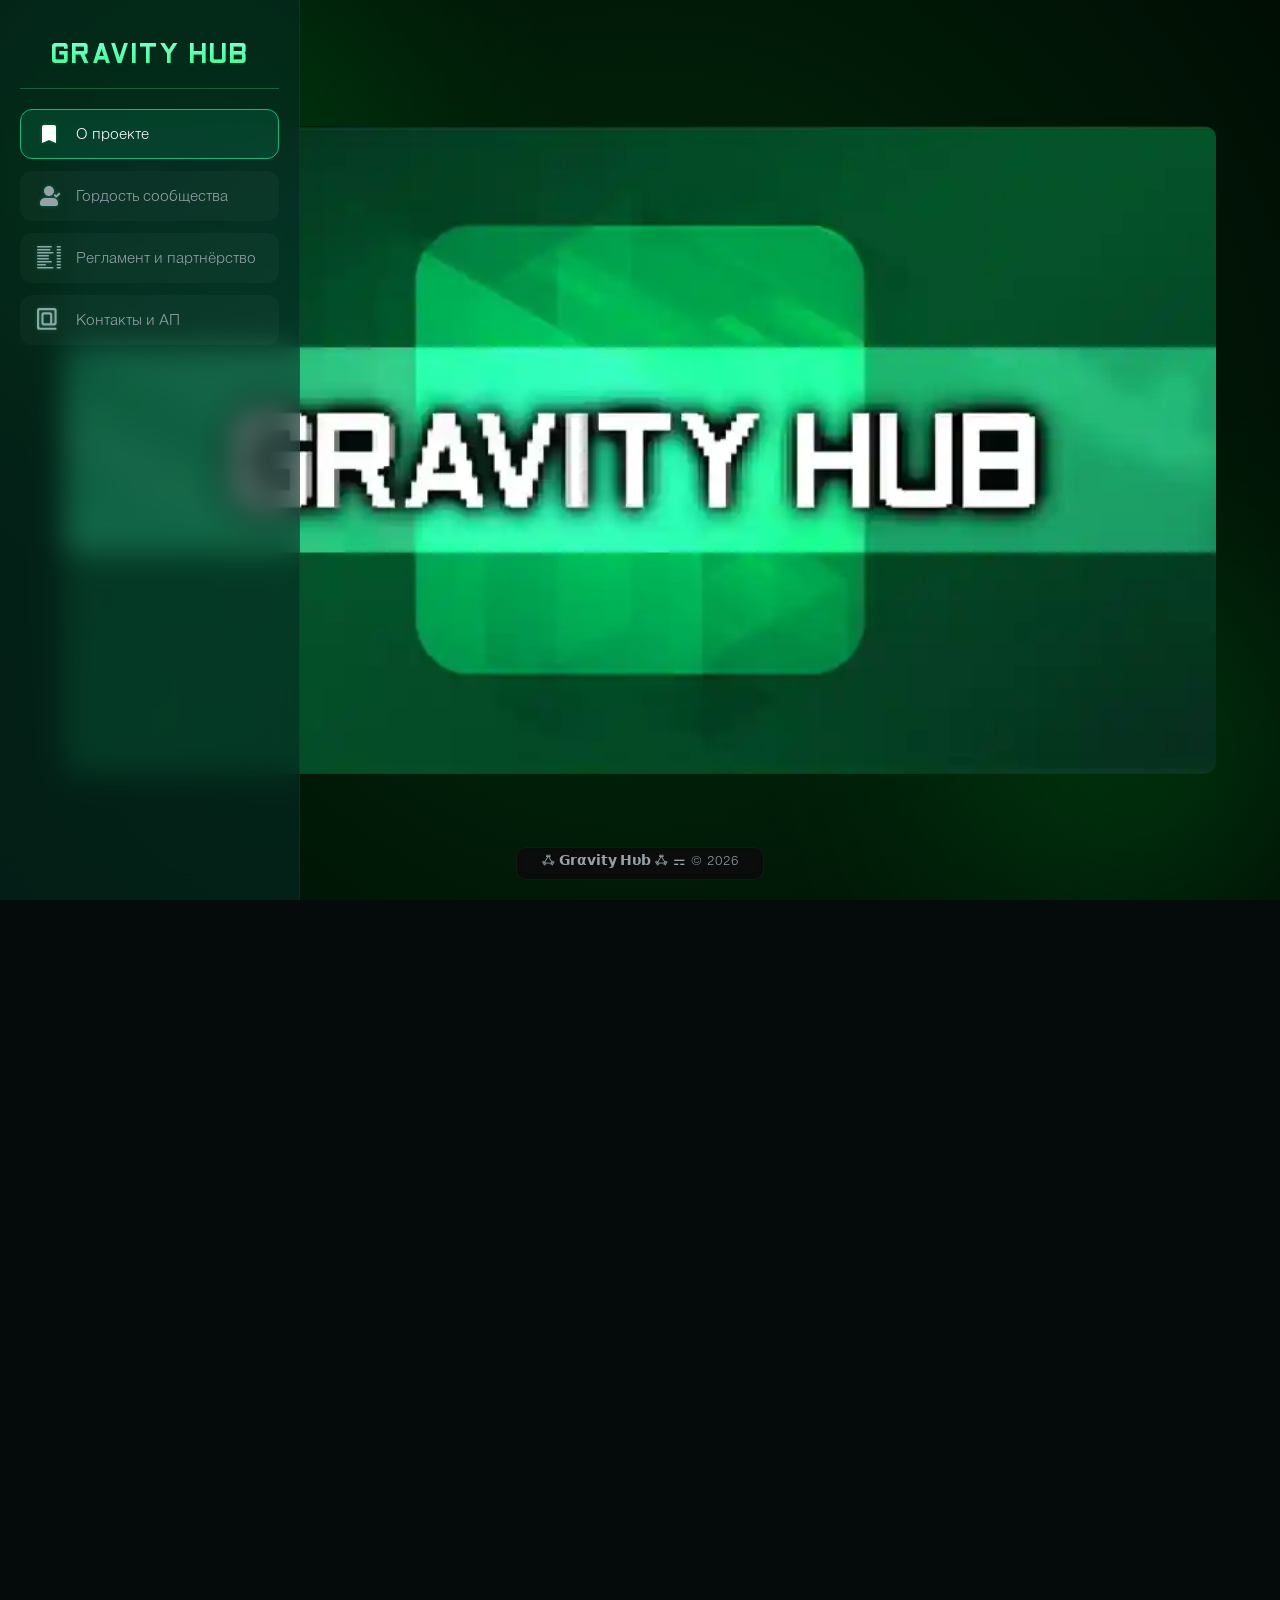
<file: index.html>
<!DOCTYPE html>
<html lang="ru">
<head>
	<meta charset="UTF-8">
	<link rel="shortcut icon" type="image/png" href="assets/media/general/favicon.png" />
	<link rel="stylesheet" href="globalAsset.css">
	<meta name='color-scheme' content='only light'>
	<meta name="viewport" content="width=device-width, initial-scale=1.0">
	<title>Gravity Hub — О проекте</title>
	
	<style>
	article:not(:last-child) /* Сам не помню,
	где я выставлял отступ после абзаца, пускай будет
	так. Потом перепишу в globalAsset.css, мб */ {
		margin-bottom: 10px;
	}
	.oldLoader::after {
		content: "";
		position: absolute;
		inset: 0;
		background: #1FE942;
		opacity: 0.2;
		mix-blend-mode: soft-light;
		mask: url("assets/media/general/boot.png") center/cover no-repeat;
	}
	.background-canvas::after {
		content: "";
		position: absolute;
		inset: 0;
		background: #00F33F;
		opacity: 0;
		transition: opacity 1s ease-out;
		mix-blend-mode: color;
	}
	.background-canvas.patched::after {
		opacity: 1;
	}
		/* Черт-и-что ниже и в JS представляет собой
		костыльную, недостойную внимания и в то же
		время единственную подходящую механику
		анимирования заглавной страницы форума.
		Дай Балтин, у нас появится кто поопытнее меня в CSS & JS*/
		.afterIntro {
			opacity: 0;
			transition: opacity 1s ease;
			transform: translateZ(0);
			display: flex;
			flex-direction: column;
			align-items: center;
		}
		.afterIntro.shown {
			opacity: 1; /* да нуу нааафиг */
		}
		.project-card.fixed /* тот же самый, но фиксированный */ {
			position: fixed;
			top: 50%;
			left: 50%;
			width: 90vw;
			transform: translate(-50%, -50%);
			z-index: 2;
		}
		.project-card {
			display: flex;
			width: 90vw;
			border-radius: var(--border-radius);
			overflow: hidden;
			z-index: 2;
			margin-bottom: 10%;
		}
		.project-card img {
			display: block;
			width: 100%;
			height: auto;
		}
		.project-card.ongoing {
			transition: transform 1.4s cubic-bezier(0.22, 0.61, 0.36, 1);
		}
		.project-card.f {
			position: relative;
			top: auto;
			left: auto;
			transform: none;
		}
		
		.project-title {
			width: 60vw;
			align-self: center;
			margin: 0 auto;
		}
		.project-title img {
			width: 100%;
			height: 100%;
		}
		
		h4 {
			position: relative;
			top: 2px;
			height: 0;
			display: inline;
			font-family: Gratis;
			font-weight: 5;
			letter-spacing: 1.5px;
			background-image: linear-gradient(to bottom, #7DFFCD, #38FF96);
			color: transparent;
			background-clip: text;
			-webkit-background-clip: text;
		}
		figure {
			filter: drop-shadow(0 4px 15px #00000099);
			margin: 10px 0;
			width: 80vw;
			height: auto;
			display: flex;
			flex-direction: column;
			align-items: center;
		}
		figure img {
			border-radius: var(--border-radius);
			width: 100%;
			height: 100%;
		}
		figcaption {
			font-size: 14px;
			font-family: CCUltimatum;
			text-align: center;
			padding: 3px 0 5px 0;
			background: #EEFFEE11;
			width: 95%;
			border-radius: 0 0 5px 5px;
			opacity: 0.8;
			mix-blend-mode: screen;
		}
		.others {
			margin-top: 5px;
			margin-bottom: 5px;
			position: relative;
			display: block;
			background: linear-gradient(to right, #B6FFE055 2px, transparent 3px);
		}
		.others li {
			list-style-type: none;
			margin-left: 20px;
			text-indent: 20px;
			margin-bottom: 10px;
		}
		.unavailable {
			font-style: italic;
			font-weight: 300;
			opacity: 0.6;
		}
		.content-card.patch {
			display: flex;
			flex-flow: column wrap;
			align-items: left;
		}
		.subbanner {
			margin: 2px 0;
			align-self: center;
			display: block;
			width: 80%;
			height: auto;
		}
		.subbanner img {
			width: 100%;
			height: auto;
		}
	</style>
</head>
<body>
	<!-- Фон -->
	<div class="background-canvas patched">
		<div class="bg-shape shape-1 patched"></div>
		<div class="bg-shape shape-2 patched"></div>
		<div class="bg-shape shape-3 patched"></div>
	</div>
	<button class="menu-toggle" onclick="toggleMenu()" aria-label="Открыть меню">
		<svg viewBox="0 0 24 24"><path d="M3 18h18v-2H3v2zm0-5h18v-2H3v2zm0-7v2h18V6H3z"/></svg>
	</button>
	<div class="oldLoader">&nbsp;</div>  <!--загрузсие-->

	<div class="wrapper">
		<!-- вм -->
		<aside class="sidebar" id="sidebar">
			<div class="sidebar-header">
				<h2>GRAVITY HUB</h2>
			</div>
			<nav>
				<ul class="nav-list">
					<li class="nav-item">
						<a href="#" class="nav-link active">
							<span class="nav-icon">
								<svg viewBox="0 0 24 24" fill="currentColor"><path d="M17 3H7c-1.1 0-1.99.9-1.99 2L5 21l7-3 7 3V5c0-1.1-.9-2-2-2z"/></svg>
							</span>
							<span class="title">О проекте</span>
						</a>
					</li>
					<li class="nav-item">
						<a href="people.html" class="nav-link">
							<span class="nav-icon">
								<svg width="800px" height="800px" viewBox="0 0 24 24"><g id="GravityHub-1" stroke="none" stroke-width="1" fill="none" fill-rule="evenodd"><g id="User" transform="translate(-384, -48)" fill-rule="nonzero"><g id="verifZ" transform="translate(384, 48)"><path d="M24,0 L24,24 L0,24 L0,0 L24,0 Z M12.5934901,23.257841 L12.5819402,23.2595131 L12.5108777,23.2950439 L12.4918791,23.2987469 L12.4918791,23.2987469 L12.4767152,23.2950439 L12.4056548,23.2595131 C12.3958229,23.2563662 12.3870493,23.2590235 12.3821421,23.2649074 L12.3780323,23.275831 L12.360941,23.7031097 L12.3658947,23.7234994 L12.3769048,23.7357139 L12.4804777,23.8096931 L12.4953491,23.8136134 L12.4953491,23.8136134 L12.5071152,23.8096931 L12.6106902,23.7357139 L12.6232938,23.7196733 L12.6232938,23.7196733 L12.6266527,23.7031097 L12.609561,23.275831 C12.6075724,23.2657013 12.6010112,23.2592993 12.5934901,23.257841 L12.5934901,23.257841 Z M12.8583906,23.1452862 L12.8445485,23.1473072 L12.6598443,23.2396597 L12.6498822,23.2499052 L12.6498822,23.2499052 L12.6471943,23.2611114 L12.6650943,23.6906389 L12.6699349,23.7034178 L12.6699349,23.7034178 L12.678386,23.7104931 L12.8793402,23.8032389 C12.8914285,23.8068999 12.9022333,23.8029875 12.9078286,23.7952264 L12.9118235,23.7811639 L12.8776777,23.1665331 C12.8752882,23.1545897 12.8674102,23.1470016 12.8583906,23.1452862 L12.8583906,23.1452862 Z M12.1430473,23.1473072 C12.1332178,23.1423925 12.1221763,23.1452606 12.1156365,23.1525954 L12.1099173,23.1665331 L12.0757714,23.7811639 C12.0751323,23.7926639 12.0828099,23.8018602 12.0926481,23.8045676 L12.108256,23.8032389 L12.3092106,23.7104931 L12.3186497,23.7024347 L12.3186497,23.7024347 L12.3225043,23.6906389 L12.340401,23.2611114 L12.337245,23.2485176 L12.337245,23.2485176 L12.3277531,23.2396597 L12.1430473,23.1473072 Z" id="MingCute" fill-rule="nonzero"></path><path d="M16,14 C18.7614,14 21,16.2386 21,19 L21,20 C21,21.1046 20.1046,22 19,22 L5,22 C3.89543,22 3,21.1046 3,20 L3,19 C3,16.2386 5.23858,14 8,14 L16,14 Z M21.4141,9.08134 C21.8047,8.69082 22.4378,8.69082 22.8284,9.08134 C23.1888615,9.44182923 23.2165893,10.0090309 22.9115834,10.4013771 L22.8284,10.4956 L19.9999,13.324 C19.6394385,13.6844615 19.0721793,13.7121893 18.6799027,13.4071834 L18.5857,13.324 L17.1715,11.9098 C16.781,11.5192 16.781,10.8861 17.1715,10.4956 C17.5319615,10.1350462 18.0992207,10.1073112 18.4914973,10.4123953 L18.5857,10.4956 L19.2928,11.2027 L21.4141,9.08134 Z M12,2 C14.7614,2 17,4.23858 17,7 C17,9.76142 14.7614,12 12,12 C9.23858,12 7,9.76142 7,7 C7,4.23858 9.23858,2 12,2 Z" id="GravityHub-2" fill="currentColor"></path></g></g></g></svg>							</span>
							<span class="title">Гордость сообщества</span>
						</a>
					</li>
					<li class="nav-item">
						<a href="rulestate.html" class="nav-link">
							<span class="nav-icon">
								<svg width="16" height="16" viewBox="0 0 16 16"><path fill="currentColor" fill-rule="evenodd" d="M0 .5A.5.5 0 0 1 .5 0h9a.5.5 0 0 1 0 1h-9A.5.5 0 0 1 0 .5m13 0a.5.5 0 0 1 .5-.5h2a.5.5 0 0 1 0 1h-2a.5.5 0 0 1-.5-.5m-13 2A.5.5 0 0 1 .5 2h8a.5.5 0 0 1 0 1h-8a.5.5 0 0 1-.5-.5m13 0a.5.5 0 0 1 .5-.5h2a.5.5 0 0 1 0 1h-2a.5.5 0 0 1-.5-.5m-13 2A.5.5 0 0 1 .5 4h10a.5.5 0 0 1 0 1H.5a.5.5 0 0 1-.5-.5m13 0a.5.5 0 0 1 .5-.5h2a.5.5 0 0 1 0 1h-2a.5.5 0 0 1-.5-.5m-13 2A.5.5 0 0 1 .5 6h7a.5.5 0 0 1 0 1h-7a.5.5 0 0 1-.5-.5m13 0a.5.5 0 0 1 .5-.5h2a.5.5 0 0 1 0 1h-2a.5.5 0 0 1-.5-.5m-13 2A.5.5 0 0 1 .5 8h7a.5.5 0 0 1 0 1h-7a.5.5 0 0 1-.5-.5m13 0a.5.5 0 0 1 .5-.5h2a.5.5 0 0 1 0 1h-2a.5.5 0 0 1-.5-.5m-13 2a.5.5 0 0 1 .5-.5h9a.5.5 0 0 1 0 1h-9a.5.5 0 0 1-.5-.5m13 0a.5.5 0 0 1 .5-.5h2a.5.5 0 0 1 0 1h-2a.5.5 0 0 1-.5-.5m-13 2a.5.5 0 0 1 .5-.5h5a.5.5 0 0 1 0 1h-5a.5.5 0 0 1-.5-.5m13 0a.5.5 0 0 1 .5-.5h2a.5.5 0 0 1 0 1h-2a.5.5 0 0 1-.5-.5m-13 2a.5.5 0 0 1 .5-.5h10a.5.5 0 0 1 0 1H.5a.5.5 0 0 1-.5-.5m13 0a.5.5 0 0 1 .5-.5h2a.5.5 0 0 1 0 1h-2a.5.5 0 0 1-.5-.5"/></svg>
							</span>
							<span class="title">Регламент и партнёрство</span>
						</a>
					</li>
					<li class="nav-item">
						<a href="info.html" class="nav-link">
							<span class="nav-icon">
								<svg width="16px" height="16px" viewBox="0 0 22 22"><g id="Page-1" stroke="none" stroke-width="1" fill="none" fill-rule="evenodd"><g id="Dribbble-Light-Preview" transform="translate(-141, -8079)" fill="currentColor"><g id="icons" transform="translate(56, 160)"><path d="M97,7933 L92,7933 C91.448,7933 91,7932.552 91,7932 L91,7926 C91,7925.448 91.448,7925 92,7925 L96,7925 C96.552,7925 97,7925.448 97,7926 L97,7933 Z M97,7923 L91,7923 C89.896,7923 89,7923.895 89,7925 L89,7933 C89,7934.105 89.896,7935 91,7935 L101,7935 C102.104,7935 103,7934.105 103,7933 L103,7921 C103,7919.895 102.104,7919 101,7919 L87,7919 C85.896,7919 85,7919.895 85,7921 L85,7937 C85,7938.105 85.896,7939 87,7939 L102,7939 C102.552,7939 103,7938.552 103,7938 C103,7937.448 102.552,7937 102,7937 L88,7937 C87.448,7937 87,7936.552 87,7936 L87,7922 C87,7921.448 87.448,7921 88,7921 L100,7921 C100.552,7921 101,7921.448 101,7922 L101,7932 C101,7932.552 100.552,7933 100,7933 L99,7933 L99,7925 C99,7923.895 98.104,7923 97,7923 L97,7923 Z" id="at_sign"></path></g></g></g></svg>
							</span>
							<span class="title">Контакты и АП</span>
						</a>
					</li>
				</ul>
			</nav>
		</aside>

	<div class="loadPatch">
	<div class="overlay" id="overlay" onclick="toggleMenu()"></div>
		<!--КОНТЕНТ -->
		<main class="main-content">
			<div class="afterIntro">
				<div class="project-title"><img src="assets/media/general/title.png" alt="GRAVITY HUB"></div>
			</div>
			<div class="project-card"><img src="assets/media/animated/banner.webp"></div>
			<div class="afterIntro">
				<div class="content-card">
					<article>
						<p><h4>GRAVITY HUB</h4> — дружное исследовательское сообщество, открывающее вид на горизонт колоритного геймдева области <b>мобильных физических песочниц</b>.</p>
					</article>
					<article>
						<p>Жанр, проекты на основе которого существуют в <b>гораздо большем</b> количестве, чем можно найти при сёрфинге на скромных платформах вроде Google Play, считается <b>универсальным</b> и <b>оригинальным</b>. Например, во всем известном<span class="inline wide"><span class="wrap"><img src="assets/media/inline/special/logo-hypper.png" alt="Hypper"></span></span>изначально сочетаются созидание, перестрелки и гонки, однако образ игры <b>полностью</b> зависит от игрока: по его желанию в понятие <i>«песочница»</i> получится <b>дополнительно уместить</b> головоломку, стратегию, ролевую игру или любой другой вид развлечения.</p>
						<p>Отсюда можно установить, что жанр песочниц сочетает в себе свойства почти всех остальных, при этом оставаясь <b>независимым и оригинальным</b>. В то же время стиль одних таких проектов бывает весьма <b>схожим</b> с видом и функционалом других <i>(ведь именно <b>игроки TUB</b> назвали упомянутый Hypper <b>продолжением</b> запылившейся со временем песочницы!)</i>. Исследование взаимно подобных песочниц подтолкнуло любительское сообщество к <b>масштабным поискам</b> и анализу <b>ранее не известных многим</b> проектов творческого жанра, и именно этот общий интерес позволил ꗈ 𝗚𝗿𝝰𝘃𝗶𝘁𝘆 𝗛𝞄𝗯 ꗈ обрести заслуженный статус <b>крупного исслледовательского форума</b>.</p>
					</article>
				</div>
				<figure>
					<img src="assets/media/special/achievement-2.jpg">
					<figcaption>CHax 2 — одна из первых. Найдена в зарубежном сегменте геймдева и изученная сообществом</figcaption>
				</figure>
				<div class="content-card">
					<article>
						<p>ꗈ 𝗚𝗿𝝰𝘃𝗶𝘁𝘆 𝗛𝞄𝗯 ꗈ не просто так назван «форумом», а не каким-нибудь «специализированным ресурсом». Впоследствии <b>активной коммуникации</b> с игроками и разработчиками самых разных проектов и сообществ, у нашего <b>форума</b> появилось гораздо больше целей, престижно достигаемых <b><i>Детективами</i></b>, коими называют <b>каждого</b> активного члена нашего уютного сообщества.</p>
					</article>
					<h3>Наши задачи:</h3>
					<ul class="others">
						<li><span class="inline"><img src="assets/media/inline/list-C-2.png"></span> <b>Находить</b> песочницы, имена которых редко упоминались на каких-либо платформах.</li>
						<li><span class="inline"><img src="assets/media/inline/list-C-4.png"></span> <b>Изучать</b> уникальные особенности и нюансы существующих проектов этого жанра.</li>
						<li><span class="inline"><img src="assets/media/inline/list-C-3.png"></span> <b>Расследовать</b> связи между песочницами и познавать их корни.</li>
						<li><span class="inline"><img src="assets/media/inline/list-C-1.png"></span> <b>Узнавать</b> интересные факты о карьерах разработчиков физических песочниц, их личностях и занимательном прошлом.</li>
					</ul>
				</div>
					<figure>
						<img src="assets/media/special/achievement-1.png">
						<figcaption>А это — Hypper Sandbox диковинной и отныне полностью рабочей версии 0.0.3</figcaption>
					</figure>
				<div class="content-card patch">
					<article>
						<p>В то же время состав ꗈ 𝗚𝗿𝝰𝘃𝗶𝘁𝘆 𝗛𝞄𝗯 ꗈ служит Детективам <b>по-родному уютным</b> коллективом. Помимо того, что на самом форуме со временем образовалась неповторимая атмосфера, Детективы делятся опытом и разделяют уют <b>с другими сообществами</b>.</p>
						<p>Именно благодаря дружеской коммуникации с самыми разными творческими комьюнити ꗈ 𝗚𝗿𝝰𝘃𝗶𝘁𝘆 𝗛𝞄𝗯 ꗈ удовлетворяет интересы практически каждого участника. Здесь — разработчики, художники, механики разных песочниц и просто замечательные собеседники, чем и гордится как стафф проекта, так и любой другой активный участник.</p>
					</article>
					<div class="subbanner"><img src="assets/media/special/divider-1.png"></div>
				</div>
				<figure>
					<img src="assets/media/special/achievement-3.jpg">
					<figcaption>Рендер и сама работа: ASP-7760 // Постобработка: WindStorm</figcaption>
				</figure>
				<div class="content-card">
					<article>
						<h3>Наши проекты:</h3>
						<ul class="others">
							<li><span class="unavailable">Здесь нам хорошо пригодился бы опытный пацак с мастерским владением анимацией ссылок! Только КЦ у нас нет, но жёлтые штаны в «Гордости сообщества» — обеспечим...</span></li>
						</ul>
					</article>
				</div>
			</div>
		</main>
	</div>
	</div> <!-- отбраковщик -->
	<!-- сноска -->
	<div class="project-footer">
		<span class="nospace">ꗈ 𝗚𝗿𝝰𝘃𝗶𝘁𝘆 𝗛𝞄𝗯 ꗈ</span> ⚎ © 2026
	</div>

	<script>
		// inner

		// Менюш
		const sidebar = document.getElementById('sidebar');
		const overlay = document.getElementById('overlay');

		function toggleMenu() {
			const isOpen = sidebar.classList.contains('open');
			if (!isOpen) {
				sidebar.classList.add('open');
				document.body.classList.add('menu-open');
				overlay.classList.add('active');
				sidebar.classList.add('animating');
			} else {
				sidebar.classList.remove('open');
				document.body.classList.remove('menu-open');
				overlay.classList.remove('active');
			}
		}

		const navLinks = document.querySelectorAll('.nav-link');
		navLinks.forEach(link => {
			link.style.cursor = 'pointer';
			link.addEventListener('click', (e) => {
				if (link.getAttribute('href') === '#') {
					e.preventDefault(); // gundone
				}

				if (window.innerWidth <= 1024) {
					toggleMenu();
				}
			});
		});
		
		sidebar.addEventListener('animationend', (e) => {
			if (e.animationName === 'scan') {
				sidebar.classList.remove('animating');
			}
		});

		// фича под esc, это мне уже нейросеть подарила
		document.addEventListener('keydown', (e) => {
			if (e.key === 'Escape' && sidebar.classList.contains('open')) {
				toggleMenu();
		}});
		
		// Ибо нету ничерта:
		// function fontsize() {
		// 	let parent = document.querySelector('.main-content');
		// 	let text = document.querySelector('.main-content h1');
		//	let w = parent.offsetWidth;
  		//	text.style.fontSize = w/8 + "px";
		// }
		
		// window.onload = fontsize;
		// window.onresize = fontsize;
		window.addEventListener('load', function () {
			setTimeout(() => {
				document.querySelector('.loadPatch').classList.add('done');
				const bashka = document.querySelector('.oldLoader');
				bashka.classList.add('done');
				// Этот черт перехватывает href
				setTimeout(()=>bashka.remove(),1000);

				// ! external-ға релатед
				const toWorkWith = document.querySelector(".project-card");
				toWorkWith.classList.add("fixed");
				callTheIntroducer();
			}, 1000);
		});
		
		// external
		function moveBanner(banner, content) {
			const fixedpos = banner.getBoundingClientRect();
			
			banner.classList.remove("fixed");
			banner.classList.add("f");
			const relpos = banner.getBoundingClientRect();
			
			const dx = fixedpos.left - relpos.left;
			const dy = fixedpos.top - relpos.top;
			
			banner.style.transform = `translate(${dx}px, ${dy}px)`;
			banner.offsetHeight;
			banner.classList.add("ongoing");
			
			requestAnimationFrame(() => {
				banner.style.transform = "translate(0, 0)";
				content.forEach(contItem => {
					contItem.classList.add("shown");
				});
			});
			
			banner.addEventListener("transitionend", () => {
				banner.style.transform = "";
				banner.classList.remove("ongoing");
				
				document.body.style.overflow = "";
			}, {once: true});
		}
		function callTheIntroducer() {
			const toWorkWith2 = document.querySelector(".project-card");
			const introContent = document.querySelectorAll(".afterIntro");
			const deb = 4400
			//const deb = 0
			
			document.body.style.overflow = "hidden";
			setTimeout(() => {
				moveBanner(toWorkWith2, introContent);
			}, deb); // длительность визуала
			setTimeout(() => {
				document.querySelector(".background-canvas").classList.remove("patched");
			}, 6100);
		}
	</script>
</body>
</html>
</file>
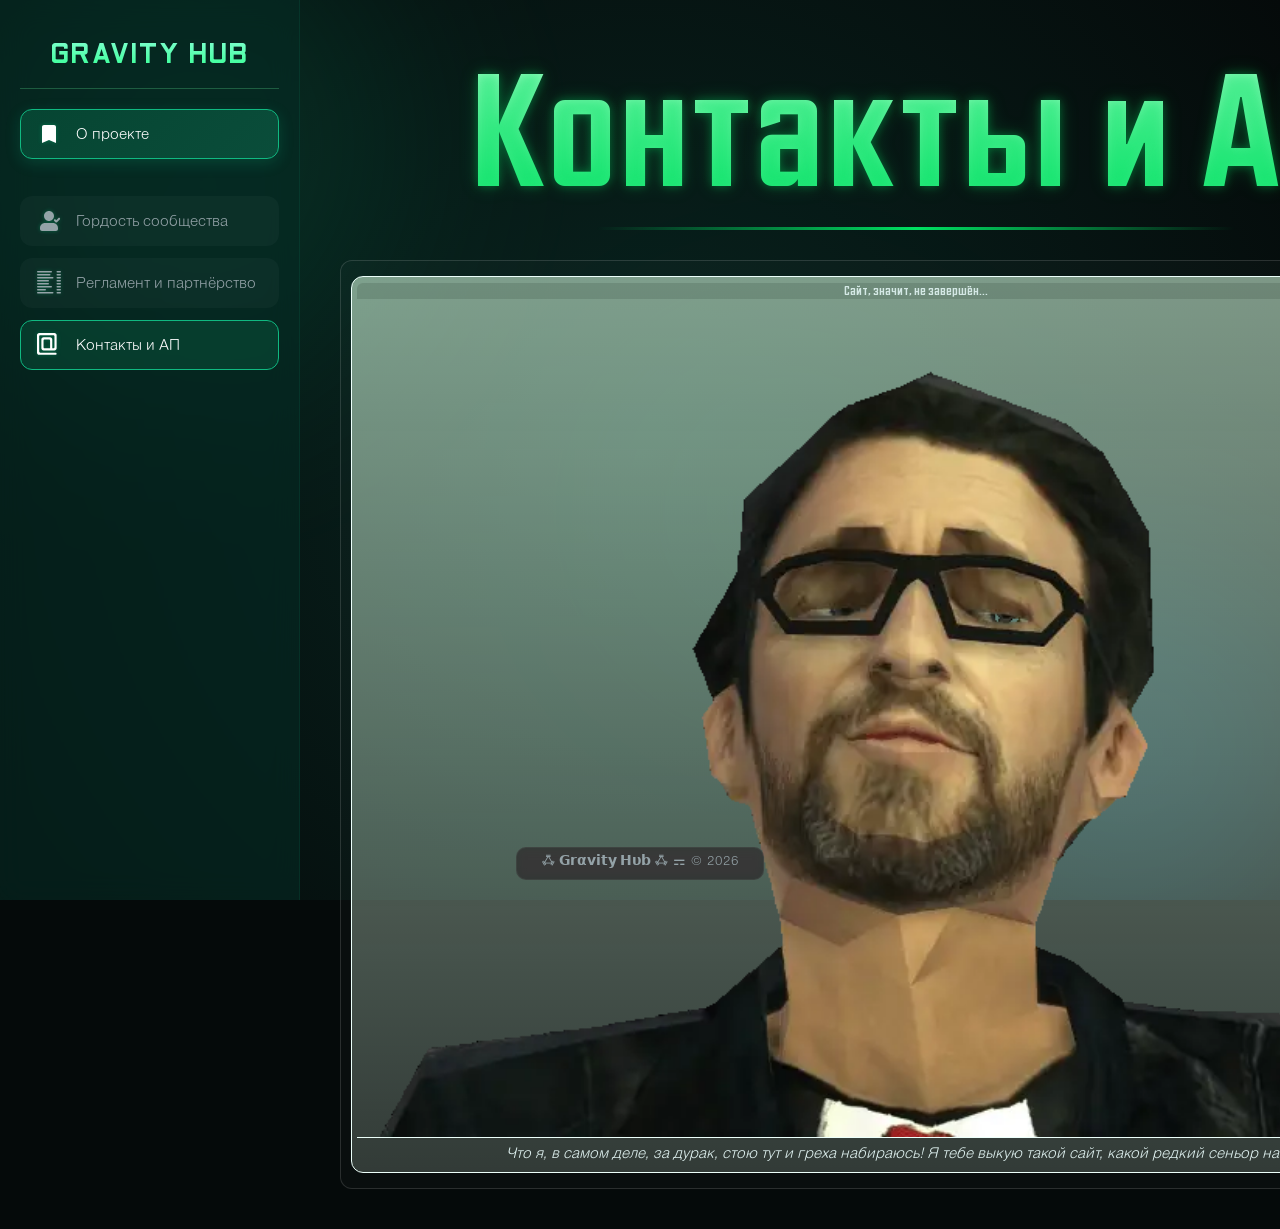
<file: info.html>
<!DOCTYPE html>
<html lang="ru">
<head>
	<meta charset="UTF-8">
	<link rel="shortcut icon" type="image/png" href="assets/media/general/favicon.png" />
	<link rel="stylesheet" href="globalAsset.css">
	<meta name='color-scheme' content='only light'>
	<meta name="viewport" content="width=device-width, initial-scale=1.0">
	<title>Gravity Hub — Контакты</title>
	
</head>
<body>
	<!-- Фон -->
	<div class="background-canvas">
		<div class="bg-shape shape-1"></div>
		<div class="bg-shape shape-2"></div>
		<div class="bg-shape shape-3"></div>
	</div>
	<button class="menu-toggle" onclick="toggleMenu()" aria-label="Открыть меню">
		<svg viewBox="0 0 24 24"><path d="M3 18h18v-2H3v2zm0-5h18v-2H3v2zm0-7v2h18V6H3z"/></svg>
	</button>
	<div class="oldLoader">&nbsp;</div>  <!--загрузсие-->

	<div class="wrapper">
		<!-- вм -->
		<aside class="sidebar" id="sidebar">
			<div class="sidebar-header">
				<h2>GRAVITY HUB</h2>
			</div>
			<nav>
				<ul class="nav-list">
					<li class="nav-item">
						<a href="index.html" class="nav-link pinned">
							<span class="nav-icon">
								<svg viewBox="0 0 24 24" fill="currentColor"><path d="M17 3H7c-1.1 0-1.99.9-1.99 2L5 21l7-3 7 3V5c0-1.1-.9-2-2-2z"/></svg>
							</span>
							<span class="title">О проекте</span>
						</a>
					</li>
					<li class="nav-item">
						<a href="people.html" class="nav-link">
							<span class="nav-icon">
								<svg width="800px" height="800px" viewBox="0 0 24 24"><g id="GravityHub-1" stroke="none" stroke-width="1" fill="none" fill-rule="evenodd"><g id="User" transform="translate(-384, -48)" fill-rule="nonzero"><g id="verifZ" transform="translate(384, 48)"><path d="M24,0 L24,24 L0,24 L0,0 L24,0 Z M12.5934901,23.257841 L12.5819402,23.2595131 L12.5108777,23.2950439 L12.4918791,23.2987469 L12.4918791,23.2987469 L12.4767152,23.2950439 L12.4056548,23.2595131 C12.3958229,23.2563662 12.3870493,23.2590235 12.3821421,23.2649074 L12.3780323,23.275831 L12.360941,23.7031097 L12.3658947,23.7234994 L12.3769048,23.7357139 L12.4804777,23.8096931 L12.4953491,23.8136134 L12.4953491,23.8136134 L12.5071152,23.8096931 L12.6106902,23.7357139 L12.6232938,23.7196733 L12.6232938,23.7196733 L12.6266527,23.7031097 L12.609561,23.275831 C12.6075724,23.2657013 12.6010112,23.2592993 12.5934901,23.257841 L12.5934901,23.257841 Z M12.8583906,23.1452862 L12.8445485,23.1473072 L12.6598443,23.2396597 L12.6498822,23.2499052 L12.6498822,23.2499052 L12.6471943,23.2611114 L12.6650943,23.6906389 L12.6699349,23.7034178 L12.6699349,23.7034178 L12.678386,23.7104931 L12.8793402,23.8032389 C12.8914285,23.8068999 12.9022333,23.8029875 12.9078286,23.7952264 L12.9118235,23.7811639 L12.8776777,23.1665331 C12.8752882,23.1545897 12.8674102,23.1470016 12.8583906,23.1452862 L12.8583906,23.1452862 Z M12.1430473,23.1473072 C12.1332178,23.1423925 12.1221763,23.1452606 12.1156365,23.1525954 L12.1099173,23.1665331 L12.0757714,23.7811639 C12.0751323,23.7926639 12.0828099,23.8018602 12.0926481,23.8045676 L12.108256,23.8032389 L12.3092106,23.7104931 L12.3186497,23.7024347 L12.3186497,23.7024347 L12.3225043,23.6906389 L12.340401,23.2611114 L12.337245,23.2485176 L12.337245,23.2485176 L12.3277531,23.2396597 L12.1430473,23.1473072 Z" id="MingCute" fill-rule="nonzero"></path><path d="M16,14 C18.7614,14 21,16.2386 21,19 L21,20 C21,21.1046 20.1046,22 19,22 L5,22 C3.89543,22 3,21.1046 3,20 L3,19 C3,16.2386 5.23858,14 8,14 L16,14 Z M21.4141,9.08134 C21.8047,8.69082 22.4378,8.69082 22.8284,9.08134 C23.1888615,9.44182923 23.2165893,10.0090309 22.9115834,10.4013771 L22.8284,10.4956 L19.9999,13.324 C19.6394385,13.6844615 19.0721793,13.7121893 18.6799027,13.4071834 L18.5857,13.324 L17.1715,11.9098 C16.781,11.5192 16.781,10.8861 17.1715,10.4956 C17.5319615,10.1350462 18.0992207,10.1073112 18.4914973,10.4123953 L18.5857,10.4956 L19.2928,11.2027 L21.4141,9.08134 Z M12,2 C14.7614,2 17,4.23858 17,7 C17,9.76142 14.7614,12 12,12 C9.23858,12 7,9.76142 7,7 C7,4.23858 9.23858,2 12,2 Z" id="GravityHub-2" fill="currentColor"></path></g></g></g></svg>							</span>
							<span class="title">Гордость сообщества</span>
						</a>
					</li>
					<li class="nav-item">
						<a href="rulestate.html" class="nav-link">
							<span class="nav-icon">
								<svg width="16" height="16" viewBox="0 0 16 16"><path fill="currentColor" fill-rule="evenodd" d="M0 .5A.5.5 0 0 1 .5 0h9a.5.5 0 0 1 0 1h-9A.5.5 0 0 1 0 .5m13 0a.5.5 0 0 1 .5-.5h2a.5.5 0 0 1 0 1h-2a.5.5 0 0 1-.5-.5m-13 2A.5.5 0 0 1 .5 2h8a.5.5 0 0 1 0 1h-8a.5.5 0 0 1-.5-.5m13 0a.5.5 0 0 1 .5-.5h2a.5.5 0 0 1 0 1h-2a.5.5 0 0 1-.5-.5m-13 2A.5.5 0 0 1 .5 4h10a.5.5 0 0 1 0 1H.5a.5.5 0 0 1-.5-.5m13 0a.5.5 0 0 1 .5-.5h2a.5.5 0 0 1 0 1h-2a.5.5 0 0 1-.5-.5m-13 2A.5.5 0 0 1 .5 6h7a.5.5 0 0 1 0 1h-7a.5.5 0 0 1-.5-.5m13 0a.5.5 0 0 1 .5-.5h2a.5.5 0 0 1 0 1h-2a.5.5 0 0 1-.5-.5m-13 2A.5.5 0 0 1 .5 8h7a.5.5 0 0 1 0 1h-7a.5.5 0 0 1-.5-.5m13 0a.5.5 0 0 1 .5-.5h2a.5.5 0 0 1 0 1h-2a.5.5 0 0 1-.5-.5m-13 2a.5.5 0 0 1 .5-.5h9a.5.5 0 0 1 0 1h-9a.5.5 0 0 1-.5-.5m13 0a.5.5 0 0 1 .5-.5h2a.5.5 0 0 1 0 1h-2a.5.5 0 0 1-.5-.5m-13 2a.5.5 0 0 1 .5-.5h5a.5.5 0 0 1 0 1h-5a.5.5 0 0 1-.5-.5m13 0a.5.5 0 0 1 .5-.5h2a.5.5 0 0 1 0 1h-2a.5.5 0 0 1-.5-.5m-13 2a.5.5 0 0 1 .5-.5h10a.5.5 0 0 1 0 1H.5a.5.5 0 0 1-.5-.5m13 0a.5.5 0 0 1 .5-.5h2a.5.5 0 0 1 0 1h-2a.5.5 0 0 1-.5-.5"/></svg>
							</span>
							<span class="title">Регламент и партнёрство</span>
						</a>
					</li>
					<li class="nav-item">
						<a href="#" class="nav-link active">
							<span class="nav-icon">
								<svg width="16px" height="16px" viewBox="0 0 22 22"><g id="Page-1" stroke="none" stroke-width="1" fill="none" fill-rule="evenodd"><g id="Dribbble-Light-Preview" transform="translate(-141, -8079)" fill="currentColor"><g id="icons" transform="translate(56, 160)"><path d="M97,7933 L92,7933 C91.448,7933 91,7932.552 91,7932 L91,7926 C91,7925.448 91.448,7925 92,7925 L96,7925 C96.552,7925 97,7925.448 97,7926 L97,7933 Z M97,7923 L91,7923 C89.896,7923 89,7923.895 89,7925 L89,7933 C89,7934.105 89.896,7935 91,7935 L101,7935 C102.104,7935 103,7934.105 103,7933 L103,7921 C103,7919.895 102.104,7919 101,7919 L87,7919 C85.896,7919 85,7919.895 85,7921 L85,7937 C85,7938.105 85.896,7939 87,7939 L102,7939 C102.552,7939 103,7938.552 103,7938 C103,7937.448 102.552,7937 102,7937 L88,7937 C87.448,7937 87,7936.552 87,7936 L87,7922 C87,7921.448 87.448,7921 88,7921 L100,7921 C100.552,7921 101,7921.448 101,7922 L101,7932 C101,7932.552 100.552,7933 100,7933 L99,7933 L99,7925 C99,7923.895 98.104,7923 97,7923 L97,7923 Z" id="at_sign"></path></g></g></g></svg>
							</span>
							<span class="title">Контакты и АП</span>
						</a>
					</li>
				</ul>
			</nav>
		</aside>

	<div class="loadPatch">
	<div class="overlay" id="overlay" onclick="toggleMenu()"></div>
		<!--КОНТЕНТ -->
		<main class="main-content">
			<h1>Контакты и АП</h1>
			<div class="content-card">
				<div class="videoloop"><h2>Сайт, значит, не завершён...</h2><img src="assets/media/animated/inDevelopment.webp"><p>Что я, в самом деле, за дурак, стою тут и греха набираюсь! Я тебе выкую такой сайт, какой редкий сеньор напишет.</p></div>
			</div>
		</main>
	</div>
	</div> <!-- отбраковщик -->
	<!-- сноска -->
	<div class="project-footer">
		<span class="nospace">ꗈ 𝗚𝗿𝝰𝘃𝗶𝘁𝘆 𝗛𝞄𝗯 ꗈ</span> ⚎ © 2026
	</div>

	<script>
		// inner

		// Менюш
		const sidebar = document.getElementById('sidebar');
		const overlay = document.getElementById('overlay');

		function toggleMenu() {
			const isOpen = sidebar.classList.contains('open');
			if (!isOpen) {
				sidebar.classList.add('open');
				document.body.classList.add('menu-open');
				overlay.classList.add('active');
				sidebar.classList.add('animating');
			} else {
				sidebar.classList.remove('open');
				document.body.classList.remove('menu-open');
				overlay.classList.remove('active');
			}
		}

		const navLinks = document.querySelectorAll('.nav-link');
		navLinks.forEach(link => {
			link.style.cursor = 'pointer';
			link.addEventListener('click', (e) => {
				if (link.getAttribute('href') === '#') {
					e.preventDefault(); // gundone
				}

				if (window.innerWidth <= 1024) {
					toggleMenu();
				}
			});
		});
		
		sidebar.addEventListener('animationend', (e) => {
			if (e.animationName === 'scan') {
				sidebar.classList.remove('animating');
			}
		});

		// фича под esc, это мне уже нейросеть подарила
		document.addEventListener('keydown', (e) => {
			if (e.key === 'Escape' && sidebar.classList.contains('open')) {
				toggleMenu();
		}});
		
		function fontsize() {
			let parent = document.querySelector('.main-content');
			let text = document.querySelector('.main-content h1');
			let w = parent.offsetWidth;
  			text.style.fontSize = w/8 + "px";
		}
		
		window.onload = fontsize;
		window.onresize = fontsize;
		window.addEventListener('load', function () {
			setTimeout(() => {
				document.querySelector('.loadPatch').classList.add('done');
				const bashka = document.querySelector('.oldLoader');
				bashka.classList.add('done');
				// Этот черт перехватывает href
				setTimeout(()=>bashka.remove(),1000);
			}, 1000);
		});
	</script>
</body>
</html>
</file>
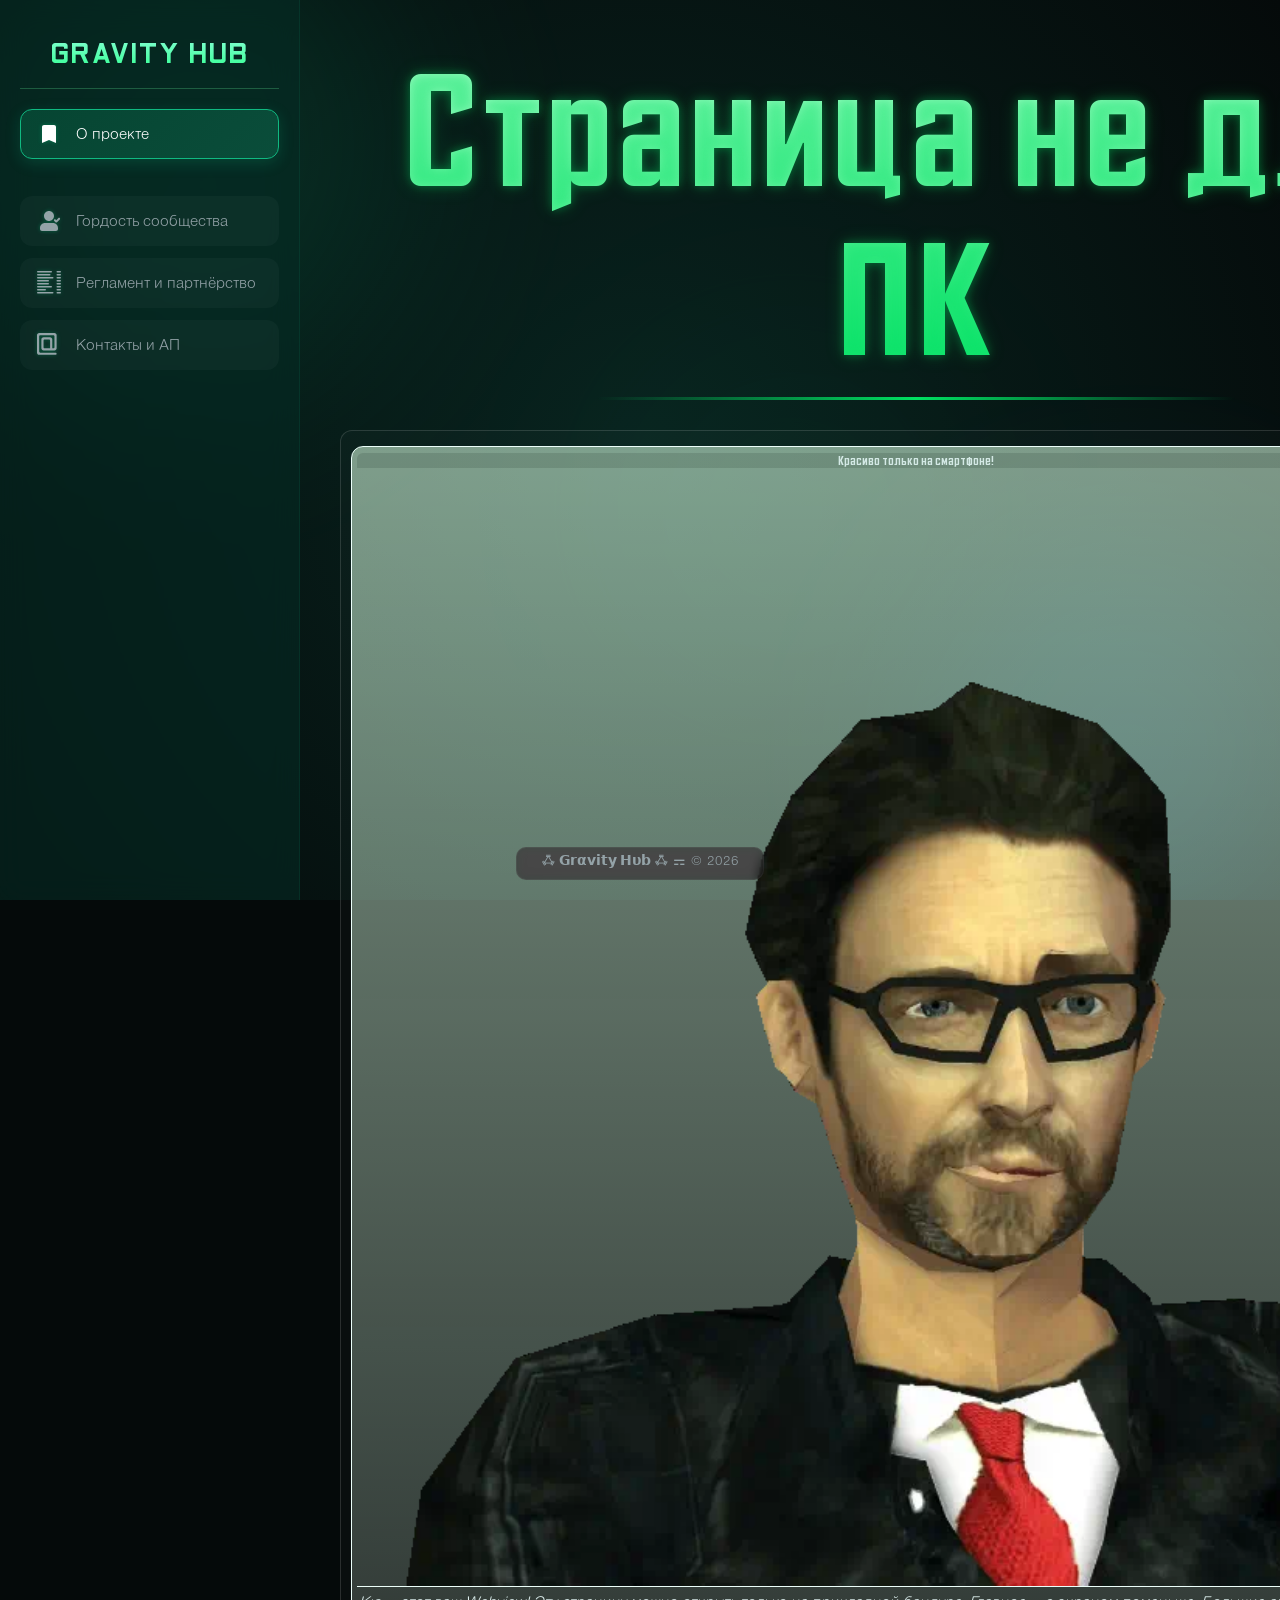
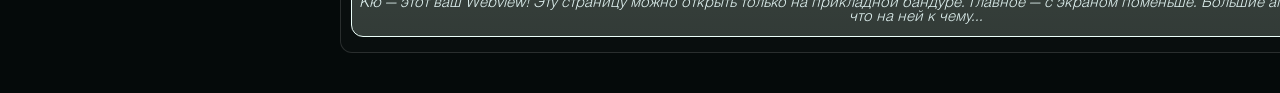
<file: mobileOnly.html>
<!DOCTYPE html>
<html lang="ru">
<head>
	<meta charset="UTF-8">
	<link rel="shortcut icon" type="image/png" href="assets/media/general/favicon.png" />
	<link rel="stylesheet" href="globalAsset.css">
	<meta name='color-scheme' content='only light'>
	<meta name="viewport" content="width=device-width, initial-scale=1.0">
	<title>Gravity Hub — Обойдётесь без ПК!..</title>
</head>
<body>
	<!-- Фон -->
	<div class="background-canvas">
		<div class="bg-shape shape-1"></div>
		<div class="bg-shape shape-2"></div>
		<div class="bg-shape shape-3"></div>
	</div>
	<button class="menu-toggle" onclick="toggleMenu()" aria-label="Открыть меню">
		<svg viewBox="0 0 24 24"><path d="M3 18h18v-2H3v2zm0-5h18v-2H3v2zm0-7v2h18V6H3z"/></svg>
	</button>
	<div class="oldLoader">&nbsp;</div>  <!--загрузсие-->

	<div class="wrapper">
		<!-- вм -->
		<aside class="sidebar" id="sidebar">
			<div class="sidebar-header">
				<h2>GRAVITY HUB</h2>
			</div>
			<nav>
				<ul class="nav-list">
					<li class="nav-item">
						<a href="index.html" class="nav-link pinned">
							<span class="nav-icon">
								<svg viewBox="0 0 24 24" fill="currentColor"><path d="M17 3H7c-1.1 0-1.99.9-1.99 2L5 21l7-3 7 3V5c0-1.1-.9-2-2-2z"/></svg>
							</span>
							<span class="title">О проекте</span>
						</a>
					</li>
					<li class="nav-item">
						<a href="people.html" class="nav-link">
							<span class="nav-icon">
								<svg width="800px" height="800px" viewBox="0 0 24 24"><g id="GravityHub-1" stroke="none" stroke-width="1" fill="none" fill-rule="evenodd"><g id="User" transform="translate(-384, -48)" fill-rule="nonzero"><g id="verifZ" transform="translate(384, 48)"><path d="M24,0 L24,24 L0,24 L0,0 L24,0 Z M12.5934901,23.257841 L12.5819402,23.2595131 L12.5108777,23.2950439 L12.4918791,23.2987469 L12.4918791,23.2987469 L12.4767152,23.2950439 L12.4056548,23.2595131 C12.3958229,23.2563662 12.3870493,23.2590235 12.3821421,23.2649074 L12.3780323,23.275831 L12.360941,23.7031097 L12.3658947,23.7234994 L12.3769048,23.7357139 L12.4804777,23.8096931 L12.4953491,23.8136134 L12.4953491,23.8136134 L12.5071152,23.8096931 L12.6106902,23.7357139 L12.6232938,23.7196733 L12.6232938,23.7196733 L12.6266527,23.7031097 L12.609561,23.275831 C12.6075724,23.2657013 12.6010112,23.2592993 12.5934901,23.257841 L12.5934901,23.257841 Z M12.8583906,23.1452862 L12.8445485,23.1473072 L12.6598443,23.2396597 L12.6498822,23.2499052 L12.6498822,23.2499052 L12.6471943,23.2611114 L12.6650943,23.6906389 L12.6699349,23.7034178 L12.6699349,23.7034178 L12.678386,23.7104931 L12.8793402,23.8032389 C12.8914285,23.8068999 12.9022333,23.8029875 12.9078286,23.7952264 L12.9118235,23.7811639 L12.8776777,23.1665331 C12.8752882,23.1545897 12.8674102,23.1470016 12.8583906,23.1452862 L12.8583906,23.1452862 Z M12.1430473,23.1473072 C12.1332178,23.1423925 12.1221763,23.1452606 12.1156365,23.1525954 L12.1099173,23.1665331 L12.0757714,23.7811639 C12.0751323,23.7926639 12.0828099,23.8018602 12.0926481,23.8045676 L12.108256,23.8032389 L12.3092106,23.7104931 L12.3186497,23.7024347 L12.3186497,23.7024347 L12.3225043,23.6906389 L12.340401,23.2611114 L12.337245,23.2485176 L12.337245,23.2485176 L12.3277531,23.2396597 L12.1430473,23.1473072 Z" id="MingCute" fill-rule="nonzero"></path><path d="M16,14 C18.7614,14 21,16.2386 21,19 L21,20 C21,21.1046 20.1046,22 19,22 L5,22 C3.89543,22 3,21.1046 3,20 L3,19 C3,16.2386 5.23858,14 8,14 L16,14 Z M21.4141,9.08134 C21.8047,8.69082 22.4378,8.69082 22.8284,9.08134 C23.1888615,9.44182923 23.2165893,10.0090309 22.9115834,10.4013771 L22.8284,10.4956 L19.9999,13.324 C19.6394385,13.6844615 19.0721793,13.7121893 18.6799027,13.4071834 L18.5857,13.324 L17.1715,11.9098 C16.781,11.5192 16.781,10.8861 17.1715,10.4956 C17.5319615,10.1350462 18.0992207,10.1073112 18.4914973,10.4123953 L18.5857,10.4956 L19.2928,11.2027 L21.4141,9.08134 Z M12,2 C14.7614,2 17,4.23858 17,7 C17,9.76142 14.7614,12 12,12 C9.23858,12 7,9.76142 7,7 C7,4.23858 9.23858,2 12,2 Z" id="GravityHub-2" fill="currentColor"></path></g></g></g></svg>							</span>
							<span class="title">Гордость сообщества</span>
						</a>
					</li>
					<li class="nav-item">
						<a href="rulestate.html" class="nav-link">
							<span class="nav-icon">
								<svg width="16" height="16" viewBox="0 0 16 16"><path fill="currentColor" fill-rule="evenodd" d="M0 .5A.5.5 0 0 1 .5 0h9a.5.5 0 0 1 0 1h-9A.5.5 0 0 1 0 .5m13 0a.5.5 0 0 1 .5-.5h2a.5.5 0 0 1 0 1h-2a.5.5 0 0 1-.5-.5m-13 2A.5.5 0 0 1 .5 2h8a.5.5 0 0 1 0 1h-8a.5.5 0 0 1-.5-.5m13 0a.5.5 0 0 1 .5-.5h2a.5.5 0 0 1 0 1h-2a.5.5 0 0 1-.5-.5m-13 2A.5.5 0 0 1 .5 4h10a.5.5 0 0 1 0 1H.5a.5.5 0 0 1-.5-.5m13 0a.5.5 0 0 1 .5-.5h2a.5.5 0 0 1 0 1h-2a.5.5 0 0 1-.5-.5m-13 2A.5.5 0 0 1 .5 6h7a.5.5 0 0 1 0 1h-7a.5.5 0 0 1-.5-.5m13 0a.5.5 0 0 1 .5-.5h2a.5.5 0 0 1 0 1h-2a.5.5 0 0 1-.5-.5m-13 2A.5.5 0 0 1 .5 8h7a.5.5 0 0 1 0 1h-7a.5.5 0 0 1-.5-.5m13 0a.5.5 0 0 1 .5-.5h2a.5.5 0 0 1 0 1h-2a.5.5 0 0 1-.5-.5m-13 2a.5.5 0 0 1 .5-.5h9a.5.5 0 0 1 0 1h-9a.5.5 0 0 1-.5-.5m13 0a.5.5 0 0 1 .5-.5h2a.5.5 0 0 1 0 1h-2a.5.5 0 0 1-.5-.5m-13 2a.5.5 0 0 1 .5-.5h5a.5.5 0 0 1 0 1h-5a.5.5 0 0 1-.5-.5m13 0a.5.5 0 0 1 .5-.5h2a.5.5 0 0 1 0 1h-2a.5.5 0 0 1-.5-.5m-13 2a.5.5 0 0 1 .5-.5h10a.5.5 0 0 1 0 1H.5a.5.5 0 0 1-.5-.5m13 0a.5.5 0 0 1 .5-.5h2a.5.5 0 0 1 0 1h-2a.5.5 0 0 1-.5-.5"/></svg>
							</span>
							<span class="title">Регламент и партнёрство</span>
						</a>
					</li>
					<li class="nav-item">
						<a href="info.html" class="nav-link">
							<span class="nav-icon">
								<svg width="16px" height="16px" viewBox="0 0 22 22"><g id="Page-1" stroke="none" stroke-width="1" fill="none" fill-rule="evenodd"><g id="Dribbble-Light-Preview" transform="translate(-141, -8079)" fill="currentColor"><g id="icons" transform="translate(56, 160)"><path d="M97,7933 L92,7933 C91.448,7933 91,7932.552 91,7932 L91,7926 C91,7925.448 91.448,7925 92,7925 L96,7925 C96.552,7925 97,7925.448 97,7926 L97,7933 Z M97,7923 L91,7923 C89.896,7923 89,7923.895 89,7925 L89,7933 C89,7934.105 89.896,7935 91,7935 L101,7935 C102.104,7935 103,7934.105 103,7933 L103,7921 C103,7919.895 102.104,7919 101,7919 L87,7919 C85.896,7919 85,7919.895 85,7921 L85,7937 C85,7938.105 85.896,7939 87,7939 L102,7939 C102.552,7939 103,7938.552 103,7938 C103,7937.448 102.552,7937 102,7937 L88,7937 C87.448,7937 87,7936.552 87,7936 L87,7922 C87,7921.448 87.448,7921 88,7921 L100,7921 C100.552,7921 101,7921.448 101,7922 L101,7932 C101,7932.552 100.552,7933 100,7933 L99,7933 L99,7925 C99,7923.895 98.104,7923 97,7923 L97,7923 Z" id="at_sign"></path></g></g></g></svg>
							</span>
							<span class="title">Контакты и АП</span>
						</a>
					</li>
				</ul>
			</nav>
		</aside>

	<div class="loadPatch">
	<div class="overlay" id="overlay" onclick="toggleMenu()"></div>
		<!--КОНТЕНТ -->
		<main class="main-content">
			<h1>Страница не для ПК</h1>
			<div class="content-card">
				<div class="videoloop"><h2>Красиво только на смартфоне!</h2><img src="assets/media/animated/mobileOnly.webp"><p>Кю — этот ваш Webview! Эту страницу можно открыть только на прикладной бандуре. Главное — с экраном поменьше. Большие аппараты пока не понимают, что на ней к чему...</p></div>
			</div>
		</main>
	</div>
	</div> <!-- отбраковщик -->
	<!-- сноска -->
	<div class="project-footer">
		<span class="nospace">ꗈ 𝗚𝗿𝝰𝘃𝗶𝘁𝘆 𝗛𝞄𝗯 ꗈ</span> ⚎ © 2026
	</div>

	<script>
		// inner

		// Менюш
		const sidebar = document.getElementById('sidebar');
		const overlay = document.getElementById('overlay');

		function toggleMenu() {
			const isOpen = sidebar.classList.contains('open');
			if (!isOpen) {
				sidebar.classList.add('open');
				document.body.classList.add('menu-open');
				overlay.classList.add('active');
				sidebar.classList.add('animating');
			} else {
				sidebar.classList.remove('open');
				document.body.classList.remove('menu-open');
				overlay.classList.remove('active');
			}
		}

		const navLinks = document.querySelectorAll('.nav-link');
		navLinks.forEach(link => {
			link.style.cursor = 'pointer';
			link.addEventListener('click', (e) => {
				if (link.getAttribute('href') === '#') {
					e.preventDefault(); // gundone
				}

				if (window.innerWidth <= 1024) {
					toggleMenu();
				}
			});
		});
		
		sidebar.addEventListener('animationend', (e) => {
			if (e.animationName === 'scan') {
				sidebar.classList.remove('animating');
			}
		});

		// фича под esc, это мне уже нейросеть подарила
		document.addEventListener('keydown', (e) => {
			if (e.key === 'Escape' && sidebar.classList.contains('open')) {
				toggleMenu();
		}});
		
		function fontsize() {
			let parent = document.querySelector('.main-content');
			let text = document.querySelector('.main-content h1');
			let w = parent.offsetWidth;
  			text.style.fontSize = w/8 + "px";
		}
		
		window.onload = fontsize;
		window.onresize = fontsize;
		window.addEventListener('load', function () {
			setTimeout(() => {
				document.querySelector('.loadPatch').classList.add('done');
				const bashka = document.querySelector('.oldLoader');
				bashka.classList.add('done');
				// Этот черт перехватывает href
				setTimeout(()=>bashka.remove(),1000);
			}, 1000);
		});
	</script>
</body>
</html>
</file>
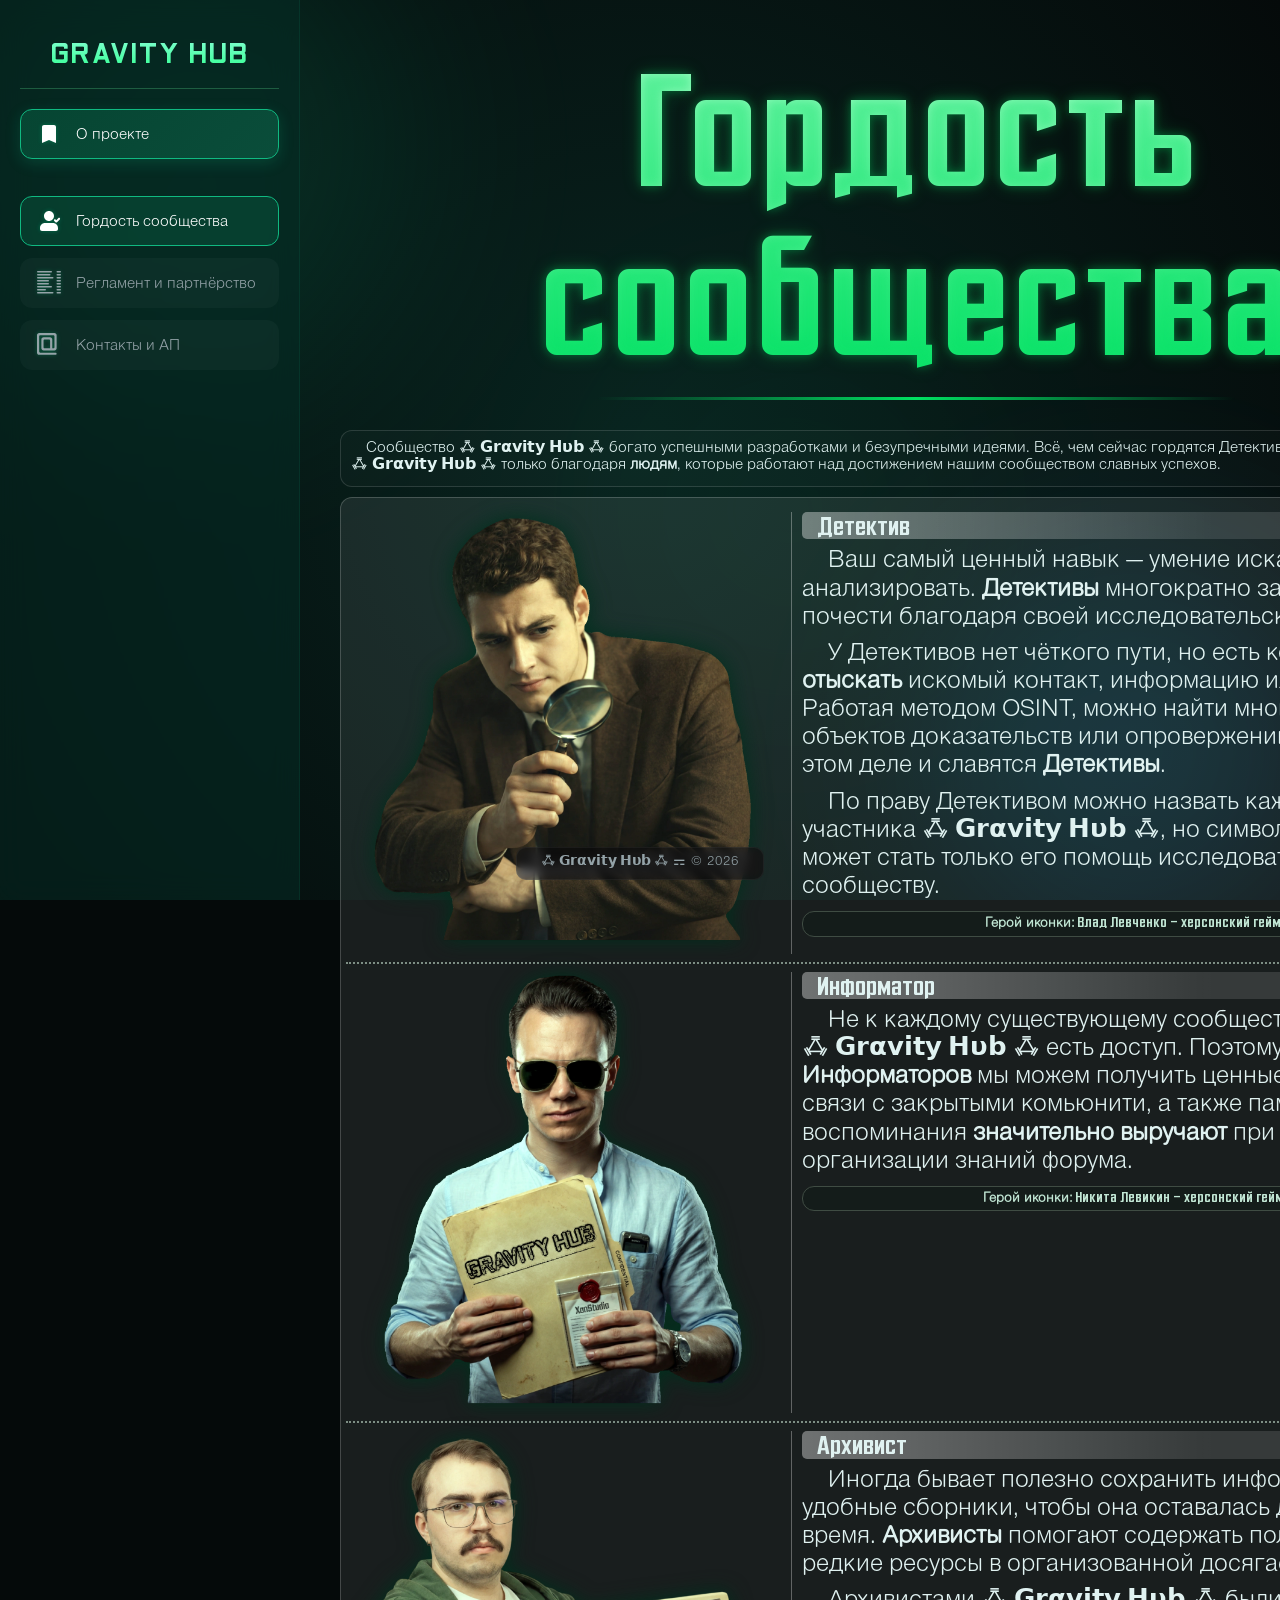
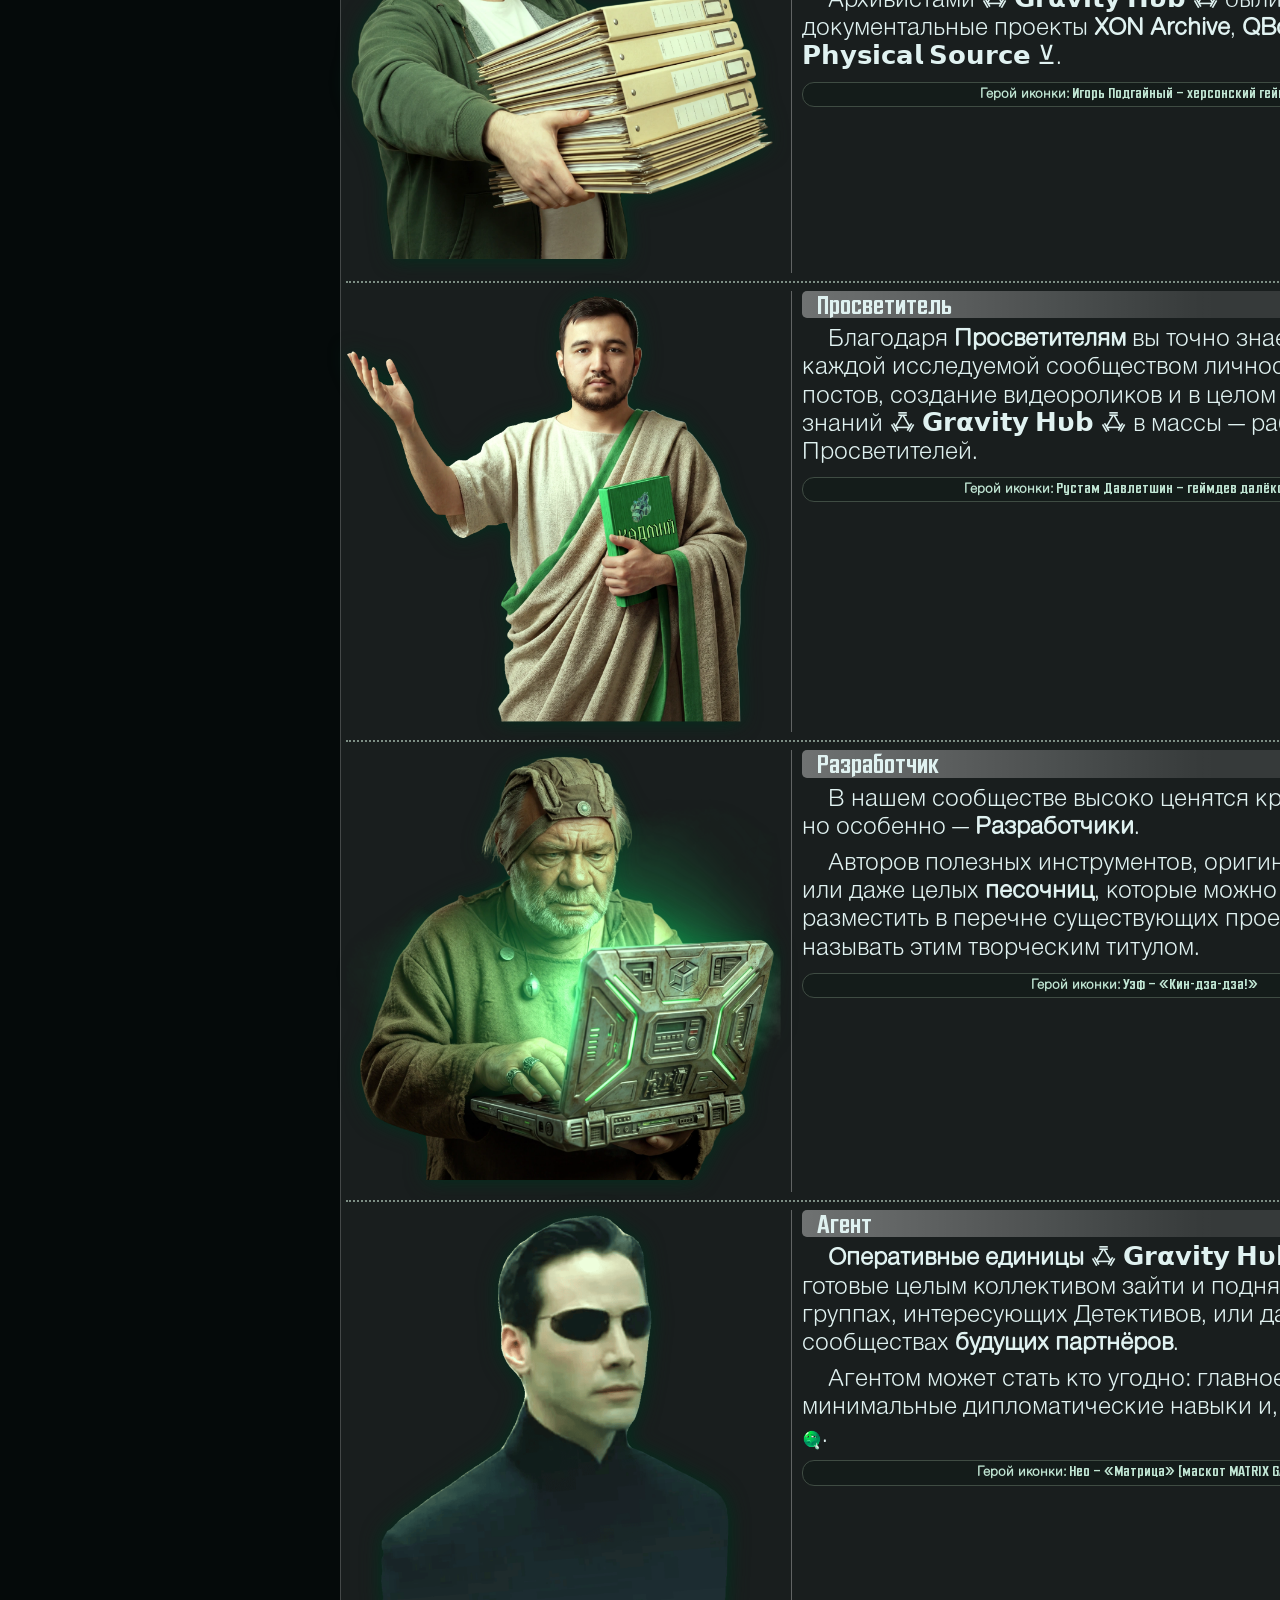
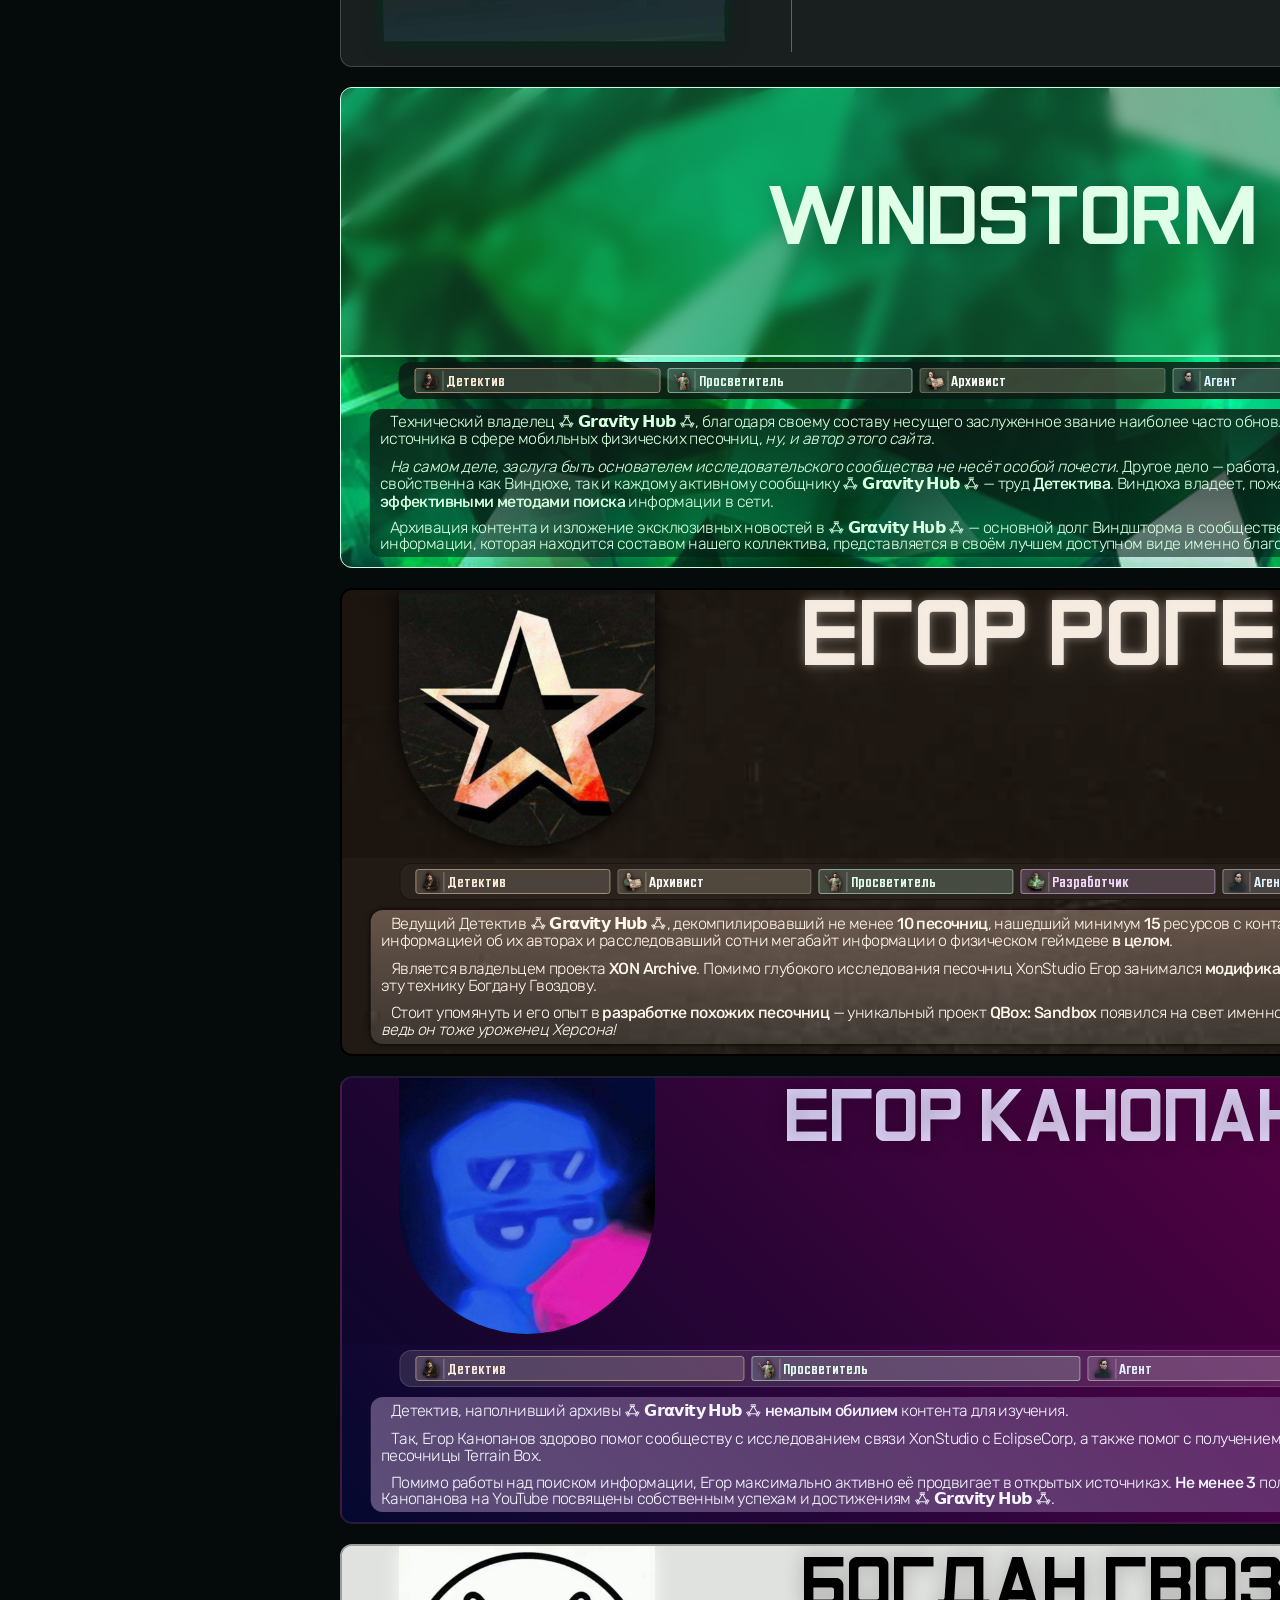
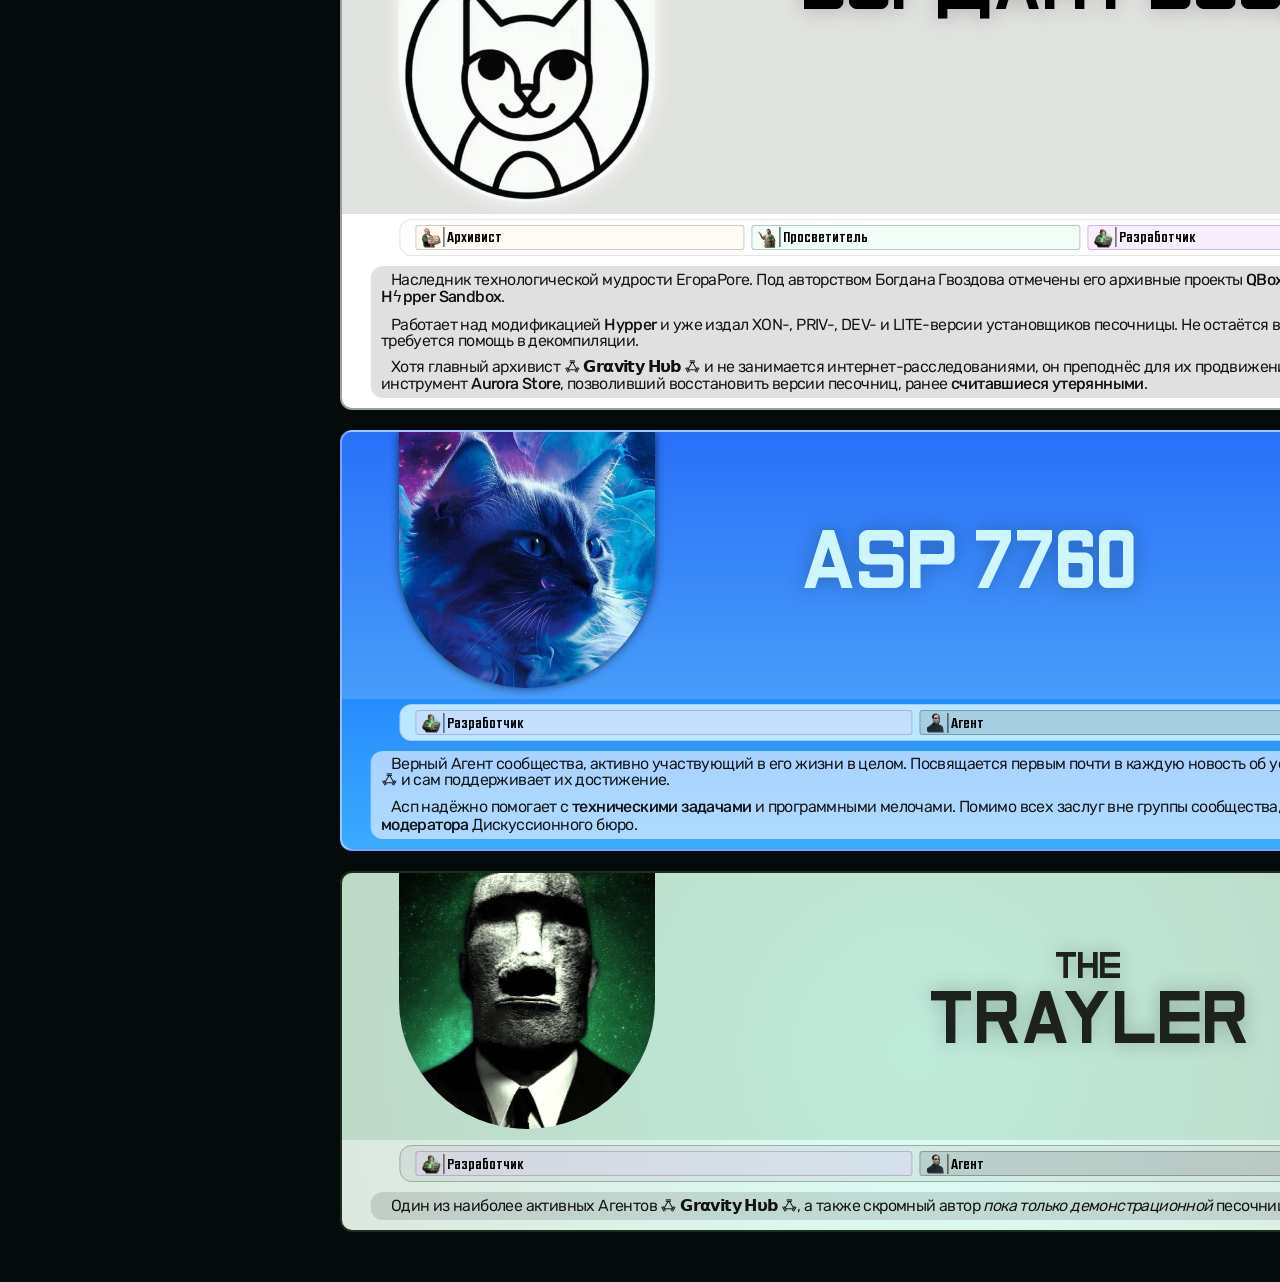
<file: people.html>
<!DOCTYPE html>
<html lang="ru">
<head>
	<meta charset="UTF-8">
	<link rel="shortcut icon" type="image/png" href="assets/media/general/favicon.png" />
	<link rel="stylesheet" href="globalAsset.css">
	<meta name='color-scheme' content='only light'>
	<meta name="viewport" content="width=device-width, initial-scale=1.0">
	<title>Gravity Hub — Люди</title>

	<style>
	.roleInfo {
		position: relative;
		display: block;
		background: #FFFFFF15;
		border: 1px solid #FFFFFF30;
		margin-top: 10px;
		margin-bottom: 10px;
		border-radius: var(--border-radius) /*globalAsset.css*/;
		padding: 6px 5px 6px 5px;
	}
	.roleInfo li {
		display: flex;
		align-items: center;
		justify-content: space-between;
		flex-flow: row nowrap;
		padding-bottom: 8px;
		margin-top: 8px;
	}
	.roleInfo li:not(:last-child) {
		border-bottom: 2px dotted #E2FFEC80;
	}
	.roleInfo li .imageWrapper {
		position: relative;
		display: block;
		height: 100%;
		width: 100%;
	}
	.roleInfo li .imageWrapper img {
		position: relative;
		height: 100%;
		width: 100%;
		filter: drop-shadow(0 0 10px #00301D);
	}
	.roleInfo li article {
		height: 100%;
		position: relative;
		max-width: 60%;
		display: flex;
		flex-direction: column;
		justify-content: flex-start;
		align-self: flex-start;
	}
	.roleInfo li article p {
		font-size: clamp(14px, 2vw, 36px);
		text-indent: 1em;
	}
	.roleInfo li article p:not(:last-child) {
		margin-bottom: 8px;
	}
	.roleInfo li article blockquote {
		display: block;
		background: #0E1D1660;
		border: 1px solid #3F4C43;
		border-radius: var(--border-radius);
		font-size: 14px;
		font-family: CCUltimatum;
		color: #C1E6D4;
		padding: 2px 5px;
		text-indent: 0;
		text-align: center;
	}
	.roleInfo li h4 {
		position: relative;
		display: block;
		background: linear-gradient(to right, #FFFFFF60, #FFFFFF20 60%);
		border-radius: 5px;
		margin-bottom: 10px;
		font-family: CCUltimatum;
		font-size: 25px;
	}
	.roleInfo li .midBreak {
		align-self: stretch;
		width: 1px;
		background: #FFFFFF50;
		margin: 0 10px;
	}
	/* Карточки */
	.MemberCard {
		display: block;
		position: relative;
		margin-top: 10px;
		margin-bottom: 10px;
		padding: 0;
		width: 90vw;
		left: 50%;
		transform: translateX(-50%);
		border-radius: var(--border-radius);
		overflow: hidden;
		/* Модифицируемое ↓ */
		background: #FFFFFF;
		border: solid 2px #000000;
	}
	.MemberCard .MemberTop {
		display: flex;
		justify-content: space-between;
		align-content: center;
		padding-bottom: 1%;
		flex-direction: row;
		width: 100%;
		/* Модифицируемое ↓ */
		background: #00000020;
	}
	.MemberCard .MemberTop .MemberName {
		position: relative;
		display: inline;
		padding: 3px 3px 3px 3px;
		width: 70%;
		font-family: Gratis;
		font-size: clamp(30px, 8.5vw, 64px);
		line-height: 1.1;
		text-indent: -30px;
		text-shadow: 0 0 20px #00000040;
		/* Модифицируемое ↓ */
		color: #000000;
	}
	.MemberCard .MemberTop img,
	.MemberCard .MemberTop video {
		display: block;
		position: relative;
		width: 20vw;
		aspect-ratio: 1/1;
		left: 5%;
		border-radius: 0 0 50% 50%;
		margin-right: 20%;
	}
	.MemberCard .MemberRole {
		position: relative;
		left: 50%;
		transform: translateX(-50%);
		margin: 5px 0px;
		display: grid;
		grid-template-columns: repeat(auto-fit, minmax(120px, 1fr));
		padding: 5px 15px;
		gap: 7px;
		width: 90%;
		border-radius: var(--border-radius);
		border: 1px solid #A0A0A040;
		background: #EFEFEF20;
		flex-flow: row wrap;
	}
	.MemberCard .MemberRole .RoleObject {
		position: relative;
		padding: 1px 5px;
		height: 25px;
		display: flex;
		gap: 7px;
		border: 1px solid #FFFFFFA0;
		border-radius: 3px;
		background: #FFFFFF40;
		align-items: center;
		flex-flow: row nowrap;
		overflow: hidden;
	}
	.MemberCard .MemberRole .RoleObject img {
		position: relative;
		height: 90%;
		aspect-ratio: 1/1;
		filter: drop-shadow(1px 1px 0.5px #000000AA);
	}
	.MemberCard .MemberRole .RoleObject span {
		position: relative;
		font-size: 14px;
		color: #000000;
		font-family: CCUltimatum;
	}
	.MemberCard .MemberRole .RoleObject span::before {
		content: "";
		position: absolute;
		width: 1px;
		height: 20px;
		background: #130900DD;
		left: -4px;
		top: -2px;
	}
	
	.MemberCard .MemberRole .RoleObject.detective {
		background: #E5C49E40;
		border: 1px solid #A28B70;
	}
	.MemberCard .MemberRole .RoleObject.informer {
		background: #BAF3FF30;
		border: 1px solid #4BA79C70;
	}
	.MemberCard .MemberRole .RoleObject.archivist {
		background: #FFF5CB30;
		border: 1px solid #9A978770;
	}
	.MemberCard .MemberRole .RoleObject.educator {
		background: #C8FFDF30;
		border: 1px solid #638B7470;
	}
	.MemberCard .MemberRole .RoleObject.developer {
		background: #E2B6FF30;
		border: 1px solid #A06CC170;
	}
	.MemberCard .MemberRole .RoleObject.agent {
		background: #1D1E2020;
		border: 1px solid #00000040;
	}
	/* Коррект. для тёмной гаммы */
	.MemberCard .MemberRole.dark .RoleObject span {
		color: #FFFFFFFA;
	}
	.MemberCard .MemberRole.dark .RoleObject span::before {
		background: #F5F5F550;
	}
	.MemberCard .MemberRole.dark .RoleObject img {
		filter: drop-shadow(0px 0px 2px #000000E7);
	}
	.MemberCard .MemberRole.dark .RoleObject.detective {
		background: #FFECDA2A;
	}
	.MemberCard .MemberRole.dark .RoleObject.detective span {
		color: #FFECDA;
	}
	.MemberCard .MemberRole.dark .RoleObject.educator {
		background: #CFFFE330;
		border-color: #C1FFDB80;
	}
	.MemberCard .MemberRole.dark .RoleObject.educator span {
		color: #E2FFEE;
	}
	.MemberCard .MemberRole.dark .RoleObject.developer {
		background: #F4CEFF30;
		border-color: #F1BEFF80;
	}
	.MemberCard .MemberRole.dark .RoleObject.developer span {
		color: #F6D8FF;
	}
	.MemberCard .MemberRole.dark .RoleObject.agent {
		background: #D4D8E230;
		border-color: #D2D2D280;
	}
	.MemberCard .MemberRole.dark .RoleObject.agent span {
		color: #E0F2FF;
	}
	
	.MemberCard .MemberDescription {
		position: relative;
		left: 50%;
		transform: translateX(-50%);
		background: #0000001F;
		width: 95%;
		margin: 10px 0px 10px 0px;
		padding: 5px 10px;
		border-radius: var(--border-radius);
		/* Модифицируемое ↓ */
		color: #111111;
	}
	.MemberCard .MemberDescription p {
		font-family: Rubik;
		font-size: 16px;
		font-weight: 375;
		letter-spacing: -0.6px;
		text-indent: 10px;
		line-height: 1;
		margin: 0;
	}
	.MemberCard .MemberDescription p + p {
		margin-top: 10px;
	}
	.MemberCard .MemberDescription p b {
		font-family: inherit;
		font-weight: 450;
		display: inline;
		padding: 0;
		margin: 0;
	}
	.MemberCard .MemberDescription p i {
		font-family: inherit;
		font-weight: inherit;
		display: inline;
		padding: 0;
		margin: 0;
	}
	/* В главных ролях: */
	/* Богдан Гвоздов */
	.MemberCard.BogdanGvozdov .MemberTop {
		background: #E0E2DF;
	}
	.MemberCard.BogdanGvozdov .MemberTop img {
		filter: drop-shadow(0 0 10px #F9FCF8);
	}
	.MemberCard.BogdanGvozdov {
		border-color: #9E9E9E;
	}
	
	/* Егор Роге */
	.MemberCard.EgorRoge {
		background-image: url("assets/media/special/people/backgrounds/BG-EgorRoge.jpg");
		background-size: cover;
		background-repeat: no-repeat;
	}
	.MemberCard.EgorRoge .MemberTop {
		background: #120C0659;
	}
	.MemberCard.EgorRoge .MemberTop .MemberName {
		color: #FFF3E7EF;
		mix-blend-mode: screen;
		font-size: clamp(30px, 10vw, 80px);
		line-height: 1;
		text-shadow: 0 0 10px #FFF5E867, 0 0 30px #FFEBD424;
	}
	.MemberCard.EgorRoge .MemberTop img {
		filter: drop-shadow(0 0 10px #000000);
	}
	.MemberCard.EgorRoge .MemberRole {
		border-color: #16110DC0;
		background: #29221DF0;
	}
	.MemberCard.EgorRoge .MemberDescription {
		background: linear-gradient(to bottom, #FFD5BE50, #FBF9F720);
		box-shadow: 0 0 5px #000000;
	}
	.MemberCard.EgorRoge .MemberDescription p {
		color: #FFF6EB;
		font-weight: 200;
	}
	
	/* Егор Канопанов */
	.MemberCard.EgorKanopanov {
		background: linear-gradient(45deg, #04082E, #6D0052);
		border-color: #332A3F90;
	}
	.MemberCard.EgorKanopanov .MemberTop img {
		margin-right: 7.25%;
	}
	.MemberCard.EgorKanopanov .MemberTop .MemberName {
		text-align: center;
		text-indent: 0;
		color: transparent;
		background-image: radial-gradient(circle at center, #EEDAFF, #DDD7FF);
		background-clip: text;
		font-size: clamp(24px, 8vw, 64px);
	}
	.MemberCard.EgorKanopanov .MemberDescription {
		background: linear-gradient(45deg, #F7D1FF5A, #C2CEFF2C);
	}
	.MemberCard.EgorKanopanov .MemberDescription p {
		color: #F4F5FF;
		font-weight: 200;
	}
	
	/* Асп */
	.MemberCard.Asperger {
		background: linear-gradient(to bottom, #0054FF, #3BABFF);
		border-color: #F7EAFF80;
	}
	.MemberCard.Asperger .MemberTop {
		background: #C6DBE035;
	}
	.MemberCard.Asperger .MemberTop .MemberName {
		font-size: clamp(32px, 11vw, 72px);
		color: #CFF6FF;
		align-self: center;
	}
	.MemberCard.Asperger .MemberTop img {
		filter: drop-shadow(0 0 5px #000000AA);
	}
	.MemberCard.Asperger .MemberRole {
		background-color: #CFF6FFDF;
		border-color: #AEC8EBED;
	}
	.MemberCard.Asperger .MemberDescription {
		background: #E8F2FFAA;
	}
	
	/* Трейлер */
	.MemberCard.TheTrayler {
		background: radial-gradient(circle at center, #DBFFF7, #DCE8DF);
		border-color: #1B2E1A;
	}
	.MemberCard.TheTrayler .MemberTop {
		background: #1C7E3B27;
	}
	.MemberCard.TheTrayler .MemberTop img {
		margin-right: 7.25%;
	}
	.MemberCard.TheTrayler .MemberTop .MemberName {
		font-size: clamp(30px, 9vw, 64px);
		align-self: center;
		display: flex;
		flex-direction: column;
		align-items: center;
		align-content: center;
		text-indent: 0;
		text-align: center;
		color: #1E221F;
	}
	.MemberCard.TheTrayler .MemberTop .MemberName .Upper,
	.MemberCard.TheTrayler .MemberTop .MemberName span {
		font-family: inherit;
	}
	.MemberCard.TheTrayler .MemberTop .MemberName .Upper {
		font-size: clamp(12px, 4.5vw, 32px);
	}
	.MemberCard.TheTrayler .MemberRole {
		background: #A4A4A430;
		border-color: #95B0A1;
	}
	
	/* Виндюха */
	 .MemberCard.WindStorm {
		background-image: url("assets/media/special/people/backgrounds/BG-WindStorm.jpg");
		background-size: cover;
		background-repeat: no-repeat;
		border: 1px solid #CBFFE1;
	 }
	 .MemberCard.WindStorm .MemberTop {
	 	background: #18633670;
	 	backdrop-filter: blur(8px);
	 	border-bottom: 2px solid #CBFFE1DF;
	 }
	 .MemberCard.WindStorm .MemberTop .MemberName {
		font-size: clamp(32px, 8vw, 72px);
		color: #E0FFE9;
		align-self: center;
	 }
	 .MemberCard.WindStorm .MemberTop video {
	 	margin-right: 17%;
	 	border-radius: 0 0 25% 25%;
	 }
	 .MemberCard.WindStorm .MemberRole {
	 	background: #0C1B14D8;
	 	border-color: #00221990;
	 }
	 .MemberCard.WindStorm .MemberDescription {
	 	background: linear-gradient(to bottom, #0C1B14D8, #00221990);
	 	color: #D6FFE0;
	 }
	 .MemberCard.WindStorm .MemberDescription p,
	 .MemberCard.WindStorm .MemberDescription i {
	 	font-weight: 300;
	 }
	</style>
</head>
<body>
	<!-- Фон -->
	<div class="background-canvas">
		<div class="bg-shape shape-1"></div>
		<div class="bg-shape shape-2"></div>
		<div class="bg-shape shape-3"></div>
	</div>
	<button class="menu-toggle" onclick="toggleMenu()" aria-label="Открыть меню">
		<svg viewBox="0 0 24 24"><path d="M3 18h18v-2H3v2zm0-5h18v-2H3v2zm0-7v2h18V6H3z"/></svg>
	</button>
	<div class="oldLoader">&nbsp;</div>  <!--загрузсие-->

	<div class="wrapper">
		<!-- вм -->
		<aside class="sidebar" id="sidebar">
			<div class="sidebar-header">
				<h2>GRAVITY HUB</h2>
			</div>
			<nav>
				<ul class="nav-list">
					<li class="nav-item">
						<a href="index.html" class="nav-link pinned">
							<span class="nav-icon">
								<svg viewBox="0 0 24 24" fill="currentColor"><path d="M17 3H7c-1.1 0-1.99.9-1.99 2L5 21l7-3 7 3V5c0-1.1-.9-2-2-2z"/></svg>
							</span>
							<span class="title">О проекте</span>
						</a>
					</li>
					<li class="nav-item">
						<a href="#" class="nav-link active">
							<span class="nav-icon">
								<svg width="800px" height="800px" viewBox="0 0 24 24"><g id="GravityHub-1" stroke="none" stroke-width="1" fill="none" fill-rule="evenodd"><g id="User" transform="translate(-384, -48)" fill-rule="nonzero"><g id="verifZ" transform="translate(384, 48)"><path d="M24,0 L24,24 L0,24 L0,0 L24,0 Z M12.5934901,23.257841 L12.5819402,23.2595131 L12.5108777,23.2950439 L12.4918791,23.2987469 L12.4918791,23.2987469 L12.4767152,23.2950439 L12.4056548,23.2595131 C12.3958229,23.2563662 12.3870493,23.2590235 12.3821421,23.2649074 L12.3780323,23.275831 L12.360941,23.7031097 L12.3658947,23.7234994 L12.3769048,23.7357139 L12.4804777,23.8096931 L12.4953491,23.8136134 L12.4953491,23.8136134 L12.5071152,23.8096931 L12.6106902,23.7357139 L12.6232938,23.7196733 L12.6232938,23.7196733 L12.6266527,23.7031097 L12.609561,23.275831 C12.6075724,23.2657013 12.6010112,23.2592993 12.5934901,23.257841 L12.5934901,23.257841 Z M12.8583906,23.1452862 L12.8445485,23.1473072 L12.6598443,23.2396597 L12.6498822,23.2499052 L12.6498822,23.2499052 L12.6471943,23.2611114 L12.6650943,23.6906389 L12.6699349,23.7034178 L12.6699349,23.7034178 L12.678386,23.7104931 L12.8793402,23.8032389 C12.8914285,23.8068999 12.9022333,23.8029875 12.9078286,23.7952264 L12.9118235,23.7811639 L12.8776777,23.1665331 C12.8752882,23.1545897 12.8674102,23.1470016 12.8583906,23.1452862 L12.8583906,23.1452862 Z M12.1430473,23.1473072 C12.1332178,23.1423925 12.1221763,23.1452606 12.1156365,23.1525954 L12.1099173,23.1665331 L12.0757714,23.7811639 C12.0751323,23.7926639 12.0828099,23.8018602 12.0926481,23.8045676 L12.108256,23.8032389 L12.3092106,23.7104931 L12.3186497,23.7024347 L12.3186497,23.7024347 L12.3225043,23.6906389 L12.340401,23.2611114 L12.337245,23.2485176 L12.337245,23.2485176 L12.3277531,23.2396597 L12.1430473,23.1473072 Z" id="MingCute" fill-rule="nonzero"></path><path d="M16,14 C18.7614,14 21,16.2386 21,19 L21,20 C21,21.1046 20.1046,22 19,22 L5,22 C3.89543,22 3,21.1046 3,20 L3,19 C3,16.2386 5.23858,14 8,14 L16,14 Z M21.4141,9.08134 C21.8047,8.69082 22.4378,8.69082 22.8284,9.08134 C23.1888615,9.44182923 23.2165893,10.0090309 22.9115834,10.4013771 L22.8284,10.4956 L19.9999,13.324 C19.6394385,13.6844615 19.0721793,13.7121893 18.6799027,13.4071834 L18.5857,13.324 L17.1715,11.9098 C16.781,11.5192 16.781,10.8861 17.1715,10.4956 C17.5319615,10.1350462 18.0992207,10.1073112 18.4914973,10.4123953 L18.5857,10.4956 L19.2928,11.2027 L21.4141,9.08134 Z M12,2 C14.7614,2 17,4.23858 17,7 C17,9.76142 14.7614,12 12,12 C9.23858,12 7,9.76142 7,7 C7,4.23858 9.23858,2 12,2 Z" id="GravityHub-2" fill="currentColor"></path></g></g></g></svg>							</span>
							<span class="title">Гордость сообщества</span>
						</a>
					</li>
					<li class="nav-item">
						<a href="rulestate.html" class="nav-link">
							<span class="nav-icon">
								<svg width="16" height="16" viewBox="0 0 16 16"><path fill="currentColor" fill-rule="evenodd" d="M0 .5A.5.5 0 0 1 .5 0h9a.5.5 0 0 1 0 1h-9A.5.5 0 0 1 0 .5m13 0a.5.5 0 0 1 .5-.5h2a.5.5 0 0 1 0 1h-2a.5.5 0 0 1-.5-.5m-13 2A.5.5 0 0 1 .5 2h8a.5.5 0 0 1 0 1h-8a.5.5 0 0 1-.5-.5m13 0a.5.5 0 0 1 .5-.5h2a.5.5 0 0 1 0 1h-2a.5.5 0 0 1-.5-.5m-13 2A.5.5 0 0 1 .5 4h10a.5.5 0 0 1 0 1H.5a.5.5 0 0 1-.5-.5m13 0a.5.5 0 0 1 .5-.5h2a.5.5 0 0 1 0 1h-2a.5.5 0 0 1-.5-.5m-13 2A.5.5 0 0 1 .5 6h7a.5.5 0 0 1 0 1h-7a.5.5 0 0 1-.5-.5m13 0a.5.5 0 0 1 .5-.5h2a.5.5 0 0 1 0 1h-2a.5.5 0 0 1-.5-.5m-13 2A.5.5 0 0 1 .5 8h7a.5.5 0 0 1 0 1h-7a.5.5 0 0 1-.5-.5m13 0a.5.5 0 0 1 .5-.5h2a.5.5 0 0 1 0 1h-2a.5.5 0 0 1-.5-.5m-13 2a.5.5 0 0 1 .5-.5h9a.5.5 0 0 1 0 1h-9a.5.5 0 0 1-.5-.5m13 0a.5.5 0 0 1 .5-.5h2a.5.5 0 0 1 0 1h-2a.5.5 0 0 1-.5-.5m-13 2a.5.5 0 0 1 .5-.5h5a.5.5 0 0 1 0 1h-5a.5.5 0 0 1-.5-.5m13 0a.5.5 0 0 1 .5-.5h2a.5.5 0 0 1 0 1h-2a.5.5 0 0 1-.5-.5m-13 2a.5.5 0 0 1 .5-.5h10a.5.5 0 0 1 0 1H.5a.5.5 0 0 1-.5-.5m13 0a.5.5 0 0 1 .5-.5h2a.5.5 0 0 1 0 1h-2a.5.5 0 0 1-.5-.5"/></svg>
							</span>
							<span class="title">Регламент и партнёрство</span>
						</a>
					</li>
					<li class="nav-item">
						<a href="info.html" class="nav-link">
							<span class="nav-icon">
								<svg width="16px" height="16px" viewBox="0 0 22 22"><g id="Page-1" stroke="none" stroke-width="1" fill="none" fill-rule="evenodd"><g id="Dribbble-Light-Preview" transform="translate(-141, -8079)" fill="currentColor"><g id="icons" transform="translate(56, 160)"><path d="M97,7933 L92,7933 C91.448,7933 91,7932.552 91,7932 L91,7926 C91,7925.448 91.448,7925 92,7925 L96,7925 C96.552,7925 97,7925.448 97,7926 L97,7933 Z M97,7923 L91,7923 C89.896,7923 89,7923.895 89,7925 L89,7933 C89,7934.105 89.896,7935 91,7935 L101,7935 C102.104,7935 103,7934.105 103,7933 L103,7921 C103,7919.895 102.104,7919 101,7919 L87,7919 C85.896,7919 85,7919.895 85,7921 L85,7937 C85,7938.105 85.896,7939 87,7939 L102,7939 C102.552,7939 103,7938.552 103,7938 C103,7937.448 102.552,7937 102,7937 L88,7937 C87.448,7937 87,7936.552 87,7936 L87,7922 C87,7921.448 87.448,7921 88,7921 L100,7921 C100.552,7921 101,7921.448 101,7922 L101,7932 C101,7932.552 100.552,7933 100,7933 L99,7933 L99,7925 C99,7923.895 98.104,7923 97,7923 L97,7923 Z" id="at_sign"></path></g></g></g></svg>
							</span>
							<span class="title">Контакты и АП</span>
						</a>
					</li>
				</ul>
			</nav>
		</aside>

	<div class="loadPatch">
	<div class="overlay" id="overlay" onclick="toggleMenu()"></div>
		<!--КОНТЕНТ -->
		<main class="main-content">
			<h1>Гордость сообщества</h1>
			<div class="content-card">
				<article>
					<p>Сообщество ꗈ 𝗚𝗿𝝰𝘃𝗶𝘁𝘆 𝗛𝞄𝗯 ꗈ богато успешными разработками и безупречными идеями. Всё, чем сейчас гордятся Детективы, находится во владении ꗈ 𝗚𝗿𝝰𝘃𝗶𝘁𝘆 𝗛𝞄𝗯 ꗈ только благодаря <b>людям</b>, которые работают над достижением нашим сообществом славных успехов.</p>
				</article>
			</div>
			<ul class="roleInfo">
				<li>
					<div class="imageWrapper">
						<img src="assets/media/special/people/ranks/hd_vladektiv.webp">
					</div>
					<div class="midBreak">&nbsp;</div>
					<article>
						<h4>Детектив</h4>
						<p>Ваш самый ценный навык — умение искать и анализировать. <b>Детективы</b> многократно заслуживают почести благодаря своей исследовательской работе.</p>
						<p>У Детективов нет чёткого пути, но есть конкретная цель: <b>отыскать</b> искомый контакт, информацию или ресурс. Работая методом OSINT, можно найти много полезных объектов доказательств или опровержений — успехами в этом деле и славятся <b>Детективы</b>.</p>
						<p>По праву Детективом можно назвать каждого активного участника ꗈ 𝗚𝗿𝝰𝘃𝗶𝘁𝘆 𝗛𝞄𝗯 ꗈ, но символом отличия может стать только его помощь исследовательскому сообществу.</p>
						<blockquote><b>Герой иконки:</b> Влад Левченко — херсонский геймдев</blockquote>
					</article>
				</li>
				<li>
					<div class="imageWrapper">
						<img src="assets/media/special/people/ranks/hd_nikinformator.webp">
					</div>
					<div class="midBreak">&nbsp;</div>
					<article>
						<h4>Информатор</h4>
						<p>Не к каждому существующему сообществу или проекту у ꗈ 𝗚𝗿𝝰𝘃𝗶𝘁𝘆 𝗛𝞄𝗯 ꗈ есть доступ. Поэтому от <b>Информаторов</b> мы можем получить ценные сведения: их связи с закрытыми комьюнити, а также память и воспоминания <b>значительно выручают</b> при поиске и организации знаний форума.</p>
						<blockquote><b>Герой иконки:</b> Никита Левикин — херсонский геймдев</blockquote>
					</article>
				</li>
				<li>
					<div class="imageWrapper">
						<img src="assets/media/special/people/ranks/hd_igorivist.webp">
					</div>
					<div class="midBreak">&nbsp;</div>
					<article>
						<h4>Архивист</h4>
						<p>Иногда бывает полезно сохранить информацию в удобные сборники, чтобы она оставалась доступной долгое время. <b>Архивисты</b> помогают содержать полезные или вовсе редкие ресурсы в организованной досягаемости.</p>
						<p>Архивистами ꗈ 𝗚𝗿𝝰𝘃𝗶𝘁𝘆 𝗛𝞄𝗯 ꗈ были созданы документальные проекты <b>XON Archive</b>, <b>QBox Archive</b>, ⊻ 𝗣𝗵𝘆𝘀𝗶𝗰𝗮𝗹 𝗦𝗼𝘂𝗿𝗰𝗲 ⊻.</p>
						<blockquote><b>Герой иконки:</b> Игорь Подгайный — херсонский геймдев</blockquote>
					</article>
				</li>
				<li>
					<div class="imageWrapper">
						<img src="assets/media/special/people/ranks/hd_rustamsvetitel.webp">
					</div>
					<div class="midBreak">&nbsp;</div>
					<article>
						<h4>Просветитель</h4>
						<p>Благодаря <b>Просветителям</b> вы точно знаете подробности о каждой исследуемой сообществом личности. Написание постов, создание видеороликов и в целом продвижение знаний ꗈ 𝗚𝗿𝝰𝘃𝗶𝘁𝘆 𝗛𝞄𝗯 ꗈ в массы — работа Просветителей.</p>
						<blockquote><b>Герой иконки:</b> Рустам Давлетшин — геймдев далёкого 2012</blockquote>
					</article>
				</li>
				<li>
					<div class="imageWrapper">
						<img src="assets/media/special/people/ranks/hd_razuefbotchick.webp">
					</div>
					<div class="midBreak">&nbsp;</div>
					<article>
						<h4>Разработчик</h4>
						<p>В нашем сообществе высоко ценятся креативные люди, но особенно — <b>Разработчики</b>.</p>
						<p>Авторов полезных инструментов, оригинальных проектов или даже целых <b>песочниц</b>, которые можно безошибочно разместить в перечне существующих проектов, принято называть этим творческим титулом.</p>
						<blockquote><b>Герой иконки:</b> Уэф — «Кин-дза-дза!»</blockquote>
					</article>
				</li>
				<li>
					<div class="imageWrapper">
						<img src="assets/media/special/people/ranks/hd_neogent.png">
					</div>
					<div class="midBreak">&nbsp;</div>
					<article>
						<h4>Агент</h4>
						<p><b>Оперативные единицы</b> ꗈ 𝗚𝗿𝝰𝘃𝗶𝘁𝘆 𝗛𝞄𝗯 ꗈ, всегда готовые целым коллективом зайти и поднять активность в группах, интересующих Детективов, или даже в сообществах <b>будущих партнёров</b>.</p>
						<p>Агентом может стать кто угодно: главное — иметь минимальные дипломатические навыки и, конечно, харизму <span class="inline"><img src="assets/media/inline/emoji/emoji-1.png"></span>.</p>
						<blockquote><b>Герой иконки:</b> Нео — «Матрица» (маскот MATRIX GAMES)</blockquote>
					</article>
				</li>
			</ul>
			<div class="MemberCard WindStorm">
				<div class="MemberTop">
					<video src="assets/media/special/people/avatars/Avatar-WindStorm.mp4" autoplay muted loop></video>
					<span class="MemberName">WindStorm</span>
				</div>
				<div class="MemberRole dark">
					<r-d></r-d>
					<r-e></r-e>
					<r-a></r-a>
					<r-ag></r-ag>
				</div>
				<article class="MemberDescription">
					<p>Технический владелец ꗈ 𝗚𝗿𝝰𝘃𝗶𝘁𝘆 𝗛𝞄𝗯 ꗈ, благодаря своему составу несущего заслуженное звание наиболее часто обновляемого достоверного источника в сфере мобильных физических песочниц, <i>ну, и автор этого сайта</i>.</p>
					<p><i>На самом деле, заслуга быть основателем исследовательского сообщества не несёт особой почести.</i> Другое дело — работа, гордость которой свойственна как Виндюхе, так и каждому активному сообщнику ꗈ 𝗚𝗿𝝰𝘃𝗶𝘁𝘆 𝗛𝞄𝗯 ꗈ — труд <b>Детектива</b>. Виндюха владеет, пожалуй, наиболее <b>эффективными методами поиска</b> информации в сети.</p>
					<p>Архивация контента и изложение эксклюзивных новостей в ꗈ 𝗚𝗿𝝰𝘃𝗶𝘁𝘆 𝗛𝞄𝗯 ꗈ — основной долг Виндшторма в сообществе. Большая часть информации, которая находится составом нашего коллектива, представляется в своём лучшем доступном виде именно благодаря его работе.</p>
				</article>
			</div>
			<div class="MemberCard EgorRoge">
				<div class="MemberTop">
					<img src="assets/media/special/people/avatars/Avatar-EgorRoge.jpg">
					<span class="MemberName">Егор Роге</span>
				</div>
				<div class="MemberRole dark">
					<r-d></r-d>
					<r-a></r-a>
					<r-e></r-e>
					<r-dev></r-dev>
					<r-ag></r-ag>
				</div>
				<article class="MemberDescription">
					<p>Ведущий Детектив ꗈ 𝗚𝗿𝝰𝘃𝗶𝘁𝘆 𝗛𝞄𝗯 ꗈ, декомпилировавший не менее <b>10 песочниц</b>, нашедший минимум <b>15</b> ресурсов с контактами или информацией об их авторах и расследовавший сотни мегабайт информации о физическом геймдеве <b>в целом</b>.</p>
					<p>Является владельцем проекта <b>XON Archive</b>. Помимо глубокого исследования песочниц XonStudio Егор занимался <b>модификацией Hypper</b> и передал эту технику Богдану Гвоздову.<p>
					<p>Стоит упомянуть и его опыт в <b>разработке похожих песочниц</b> — уникальный проект <b>QBox: Sandbox</b> появился на свет именно благодаря Егору. <i>И ведь он тоже уроженец Херсона!</i></p>
				</article>
			</div>
			<div class="MemberCard EgorKanopanov">
				<div class="MemberTop">
					<img src="assets/media/special/people/avatars/Avatar-Kanopanov.jpg">
					<span class="MemberName">Егор Канопанов</span>
				</div>
				<div class="MemberRole dark">
					<r-d></r-d>
					<r-e></r-e>
					<r-ag></r-ag>
				</div>
				<article class="MemberDescription">
					<p>Детектив, наполнивший архивы ꗈ 𝗚𝗿𝝰𝘃𝗶𝘁𝘆 𝗛𝞄𝗯 ꗈ <b>немалым обилием</b> контента для изучения.</p>
					<p>Так, Егор Канопанов здорово помог сообществу с исследованием связи XonStudio с EclipseCorp, а также помог с получением <b>непубличного демо</b> песочницы Terrain Box.</p>
					<p>Помимо работы над поиском информации, Егор максимально активно её продвигает в открытых источниках. <b>Не менее 3</b> полнометражных видео Канопанова на YouTube посвящены собственным успехам и достижениям ꗈ 𝗚𝗿𝝰𝘃𝗶𝘁𝘆 𝗛𝞄𝗯 ꗈ.</p>
				</article>
			</div>
			<div class="MemberCard BogdanGvozdov">
				<div class="MemberTop">
					<img src="assets/media/special/people/avatars/Avatar-Bogdan.webp">
					<span class="MemberName">Богдан Гвоздов</span>
				</div>
				<div class="MemberRole">
					<r-a></r-a>
					<r-e></r-e>
					<r-dev></r-dev>
				</div>
				<article class="MemberDescription">
					<p>Наследник технологической мудрости ЕгораРоге. Под авторством Богдана Гвоздова отмечены его архивные проекты <b>QBoxArchive</b> и <b>Архив по Hϟpper Sandbox</b>.</p>
					<p>Работает над модификацией <b>Hypper</b> и уже издал XON-, PRIV-, DEV- и LITE-версии установщиков песочницы. Не остаётся в стороне, когда требуется помощь в декомпиляции.</p>
					<p>Хотя главный архивист ꗈ 𝗚𝗿𝝰𝘃𝗶𝘁𝘆 𝗛𝞄𝗯 ꗈ и не занимается интернет-расследованиями, он преподнёс для их продвижения бесценный инструмент <b>Aurora Store</b>, позволивший восстановить версии песочниц, ранее <b>считавшиеся утерянными</b>.</p>
				</article>
			</div>
			<div class="MemberCard Asperger">
				<div class="MemberTop">
					<img src="assets/media/special/people/avatars/Avatar-Asperger.jpg">
					<span class="MemberName">ASP 7760</span>
				</div>
				<div class="MemberRole">
					<r-dev></r-dev>
					<r-ag></r-ag>
				</div>
				<article class="MemberDescription">
					<p>Верный Агент сообщества, активно участвующий в его жизни в целом. Посвящается первым почти в каждую новость об успехах ꗈ 𝗚𝗿𝝰𝘃𝗶𝘁𝘆 𝗛𝞄𝗯 ꗈ и сам поддерживает их достижение.</p>
					<p>Асп надёжно помогает с <b>техническими задачами</b> и программными мелочами. Помимо всех заслуг вне группы сообщества, был и на <b>посту модератора</b> Дискуссионного бюро.</p>
				</article>
			</div>
			<div class="MemberCard TheTrayler">
				<div class="MemberTop">
					<img src="assets/media/special/people/avatars/Avatar-TheTrayler.jpg">
					<span class="MemberName"><span class="Upper">THE</span> <span>TRAYLER</span></span>
				</div>
				<div class="MemberRole">
					<r-dev></r-dev>
					<r-ag></r-ag>
				</div>
				<article class="MemberDescription">
					<p>Один из наиболее активных Агентов ꗈ 𝗚𝗿𝝰𝘃𝗶𝘁𝘆 𝗛𝞄𝗯 ꗈ, а также скромный автор <i>пока только демонстрационной</i> песочницы <b>FAB</b>.</p>
				</article>
			</div>
		</main>
	</div>
	</div> <!-- отбраковщик -->
	<!-- сноска -->
	<div class="project-footer">
		<span class="nospace">ꗈ 𝗚𝗿𝝰𝘃𝗶𝘁𝘆 𝗛𝞄𝗯 ꗈ</span> ⚎ © 2026
	</div>

	<script>
		// inner

		// Менюш
		const sidebar = document.getElementById('sidebar');
		const overlay = document.getElementById('overlay');

		function toggleMenu() {
			const isOpen = sidebar.classList.contains('open');
			if (!isOpen) {
				sidebar.classList.add('open');
				document.body.classList.add('menu-open');
				overlay.classList.add('active');
				sidebar.classList.add('animating');
			} else {
				sidebar.classList.remove('open');
				document.body.classList.remove('menu-open');
				overlay.classList.remove('active');
			}
		}

		const navLinks = document.querySelectorAll('.nav-link');
		navLinks.forEach(link => {
			link.style.cursor = 'pointer';
			link.addEventListener('click', (e) => {
				if (link.getAttribute('href') === '#') {
					e.preventDefault(); // gundone
				}

				if (window.innerWidth <= 1024) {
					toggleMenu();
				}
			});
		});
		
		sidebar.addEventListener('animationend', (e) => {
			if (e.animationName === 'scan') {
				sidebar.classList.remove('animating');
			}
		});

		// фича под esc, это мне уже нейросеть подарила
		document.addEventListener('keydown', (e) => {
			if (e.key === 'Escape' && sidebar.classList.contains('open')) {
				toggleMenu();
		}});
		
		function fontsize() {
			let parent = document.querySelector('.main-content');
			let text = document.querySelector('.main-content h1');
			let wtitle = parent.offsetWidth
  			text.style.fontSize = wtitle/8 + "px";
		}
		
		window.onload = fontsize;
		window.onresize = fontsize;
		window.addEventListener('load', function () {
			setTimeout(() => {
				document.querySelector('.loadPatch').classList.add('done');
				const bashka = document.querySelector('.oldLoader');
				bashka.classList.add('done');
				// Этот черт перехватывает href
				setTimeout(()=>bashka.remove(),1000);
			}, 1000);
		});
		
		// аутер
		class role1 extends HTMLElement {
			connectedCallback() {
				this.innerHTML = '<div class="RoleObject detective"><img src="assets/media/inline/special/people/ranks/vladektiv.png"><span>Детектив</span></div>'
			}
		}
		class role2 extends HTMLElement {
			connectedCallback() {
				this.innerHTML = '<div class="RoleObject informer"><img src="assets/media/inline/special/people/ranks/nikinformator.png"><span>Информатор</span></div>'
			}
		}
		class role3 extends HTMLElement {
			connectedCallback() {
				this.innerHTML = '<div class="RoleObject archivist"><img src="assets/media/inline/special/people/ranks/igorivist.png"><span>Архивист</span></div>'
			}
		}
		class role4 extends HTMLElement {
			connectedCallback() {
				this.innerHTML = '<div class="RoleObject educator"><img src="assets/media/inline/special/people/ranks/rustamsvetitel.png"><span>Просветитель</span></div>'
			}
		}
		class role5 extends HTMLElement {
			connectedCallback() {
				this.innerHTML = '<div class="RoleObject developer"><img src="assets/media/inline/special/people/ranks/razuefbotchick.png"><span>Разработчик</span></div>'
			}
		}
		class role6 extends HTMLElement {
			connectedCallback() {
				this.innerHTML = '<div class="RoleObject agent"><img src="assets/media/inline/special/people/ranks/neogent.png"><span>Агент</span></div>'
			}
		}
		class role7 extends HTMLElement {
			connectedCallback() {
				// img src
				this.innerHTML = '<div class="RoleObject defender"><img src="assets/media/inline/speacial/people/ranks/carlior.png"><span>Спецназ</span></div>'
			}
		}
		
		customElements.define("r-d", role1);
		customElements.define("r-i", role2);
		customElements.define("r-a", role3);
		customElements.define("r-e", role4);
		customElements.define("r-dev", role5);
		customElements.define("r-ag", role6);
		customElements.define("r-def", role7);
	</script>
</body>
</html>
</file>
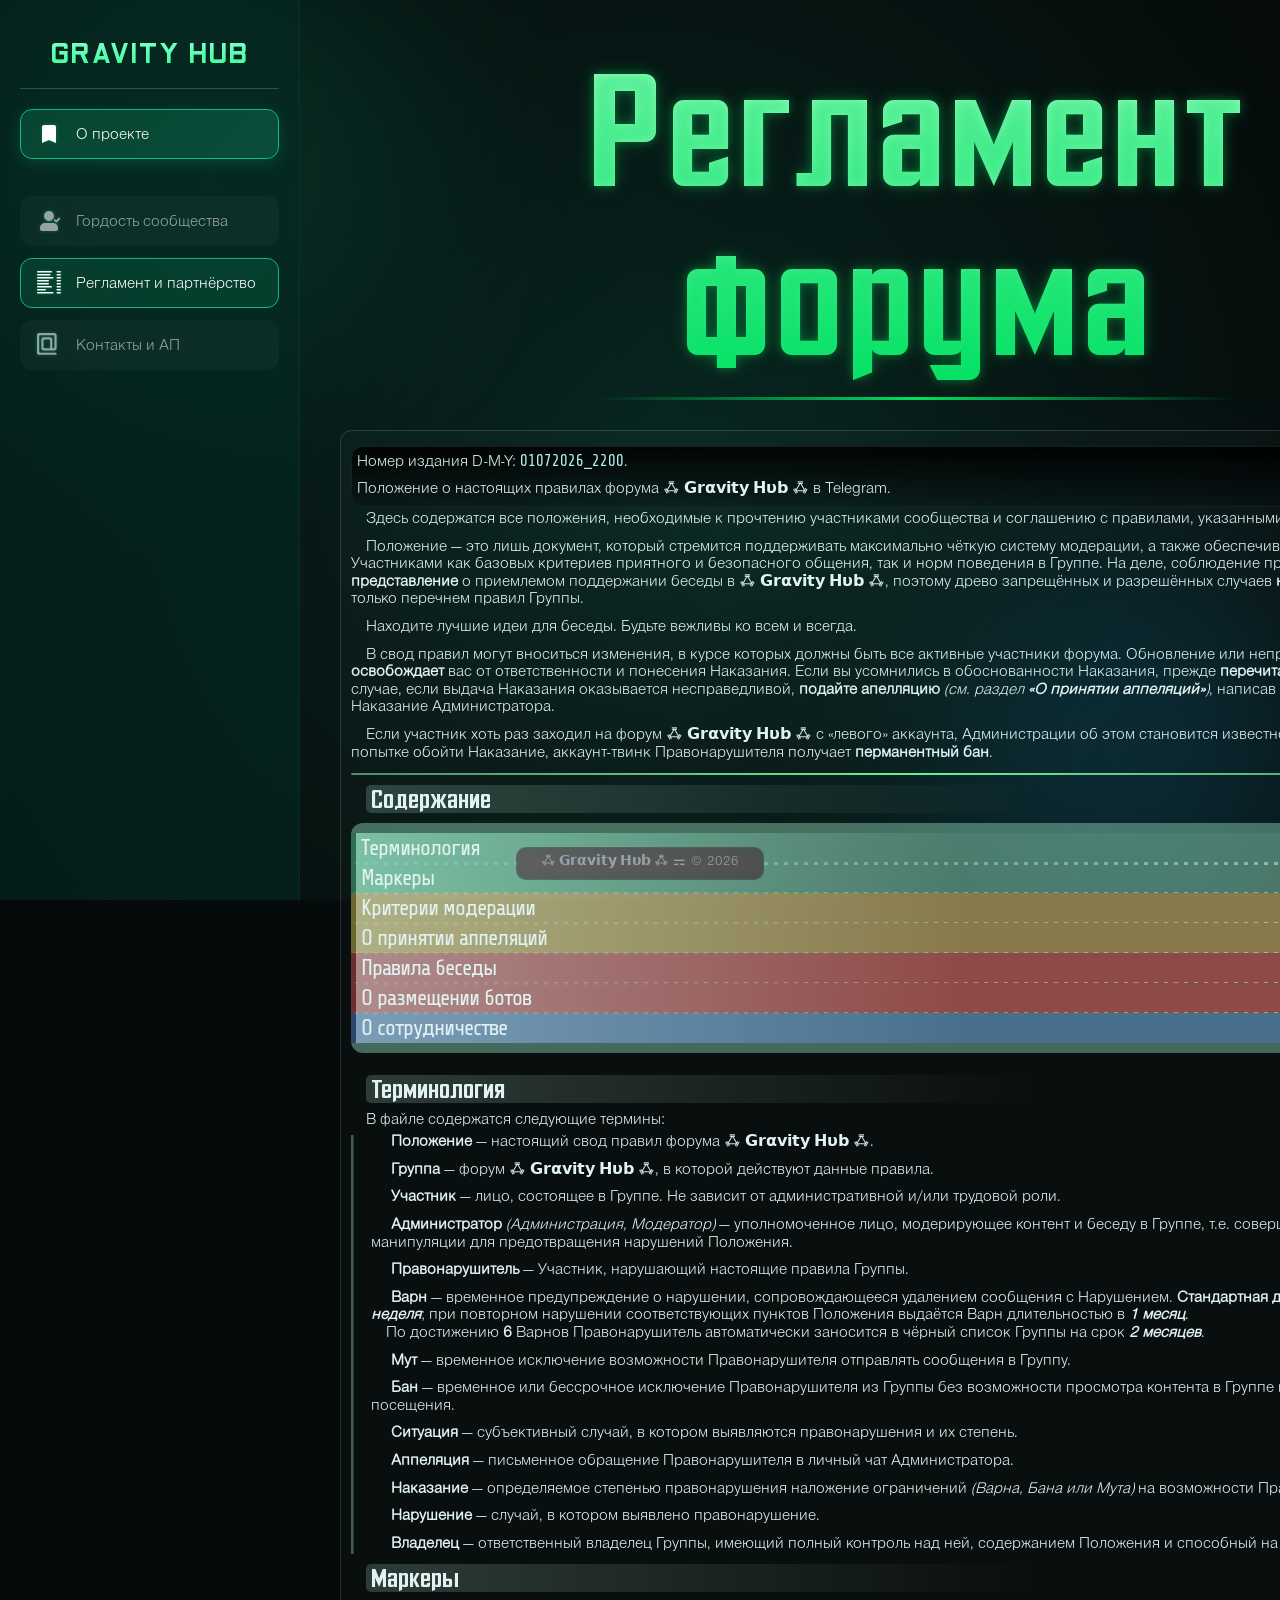
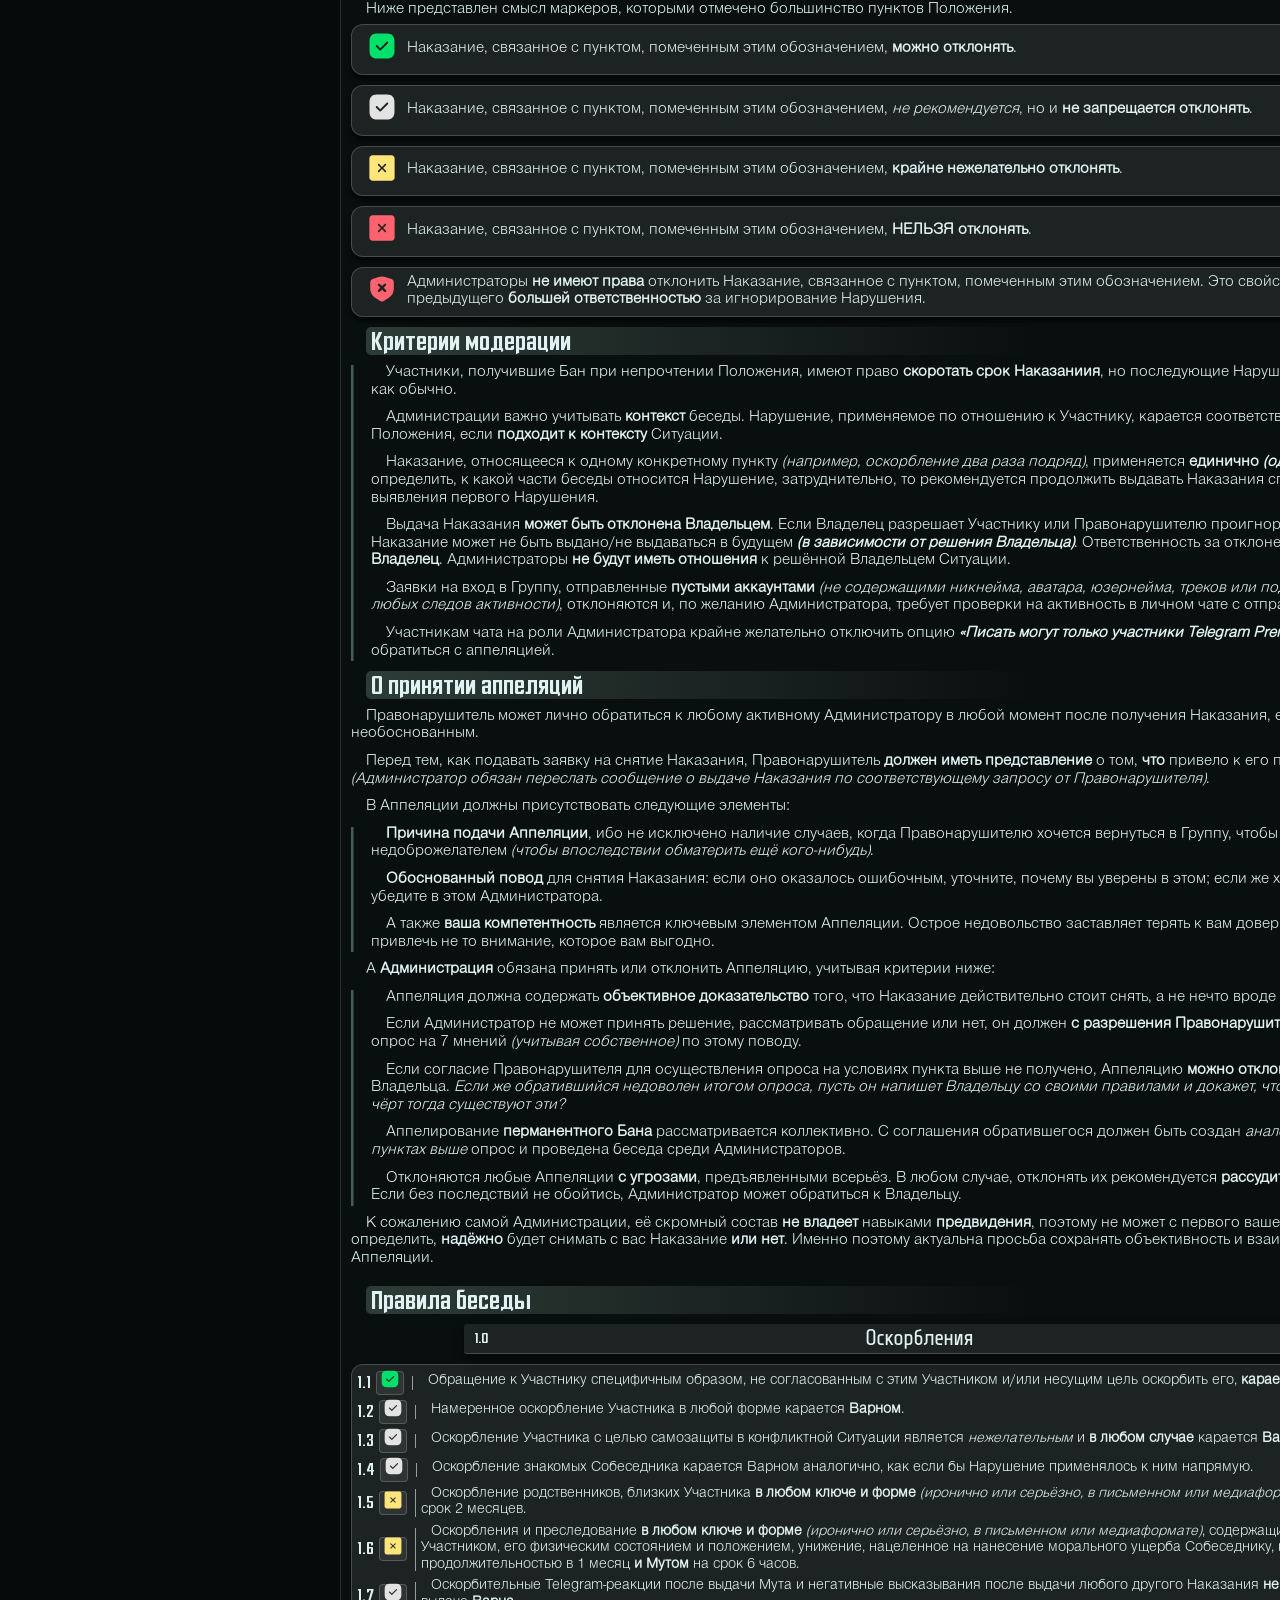
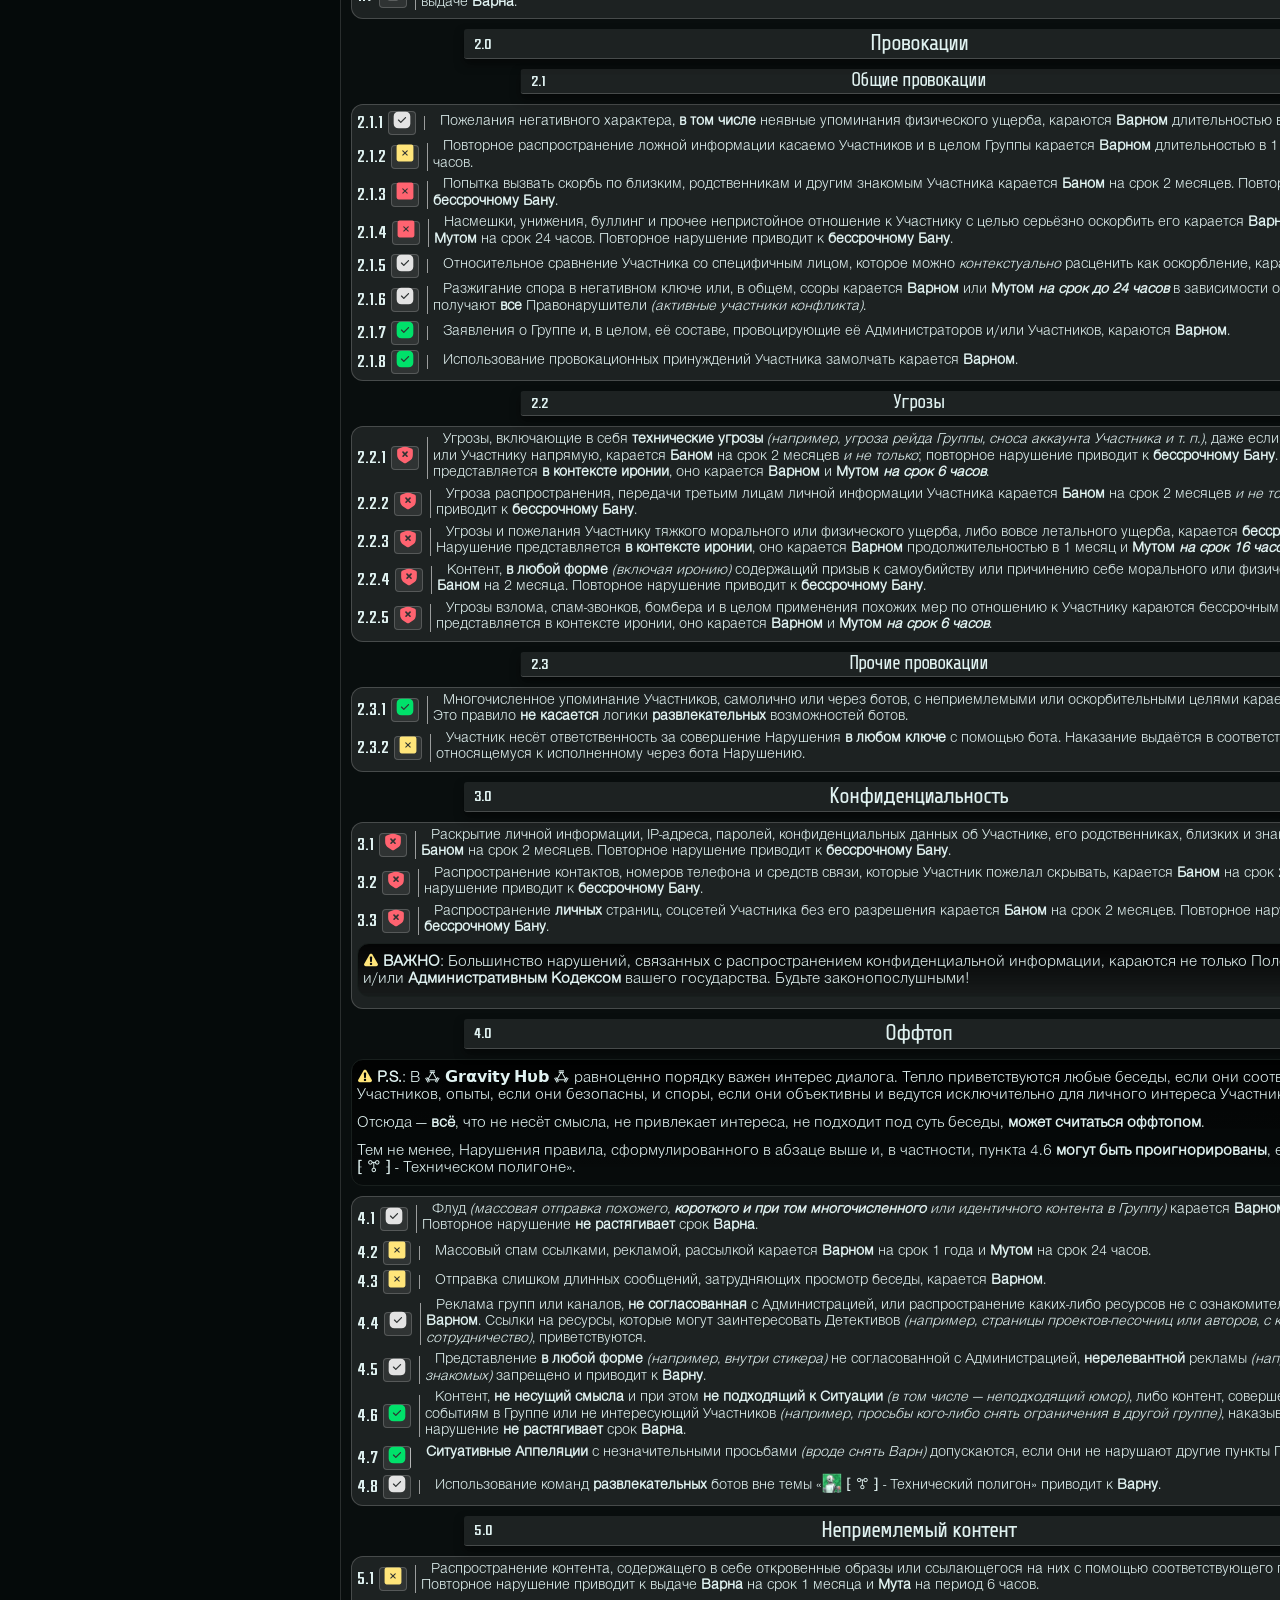
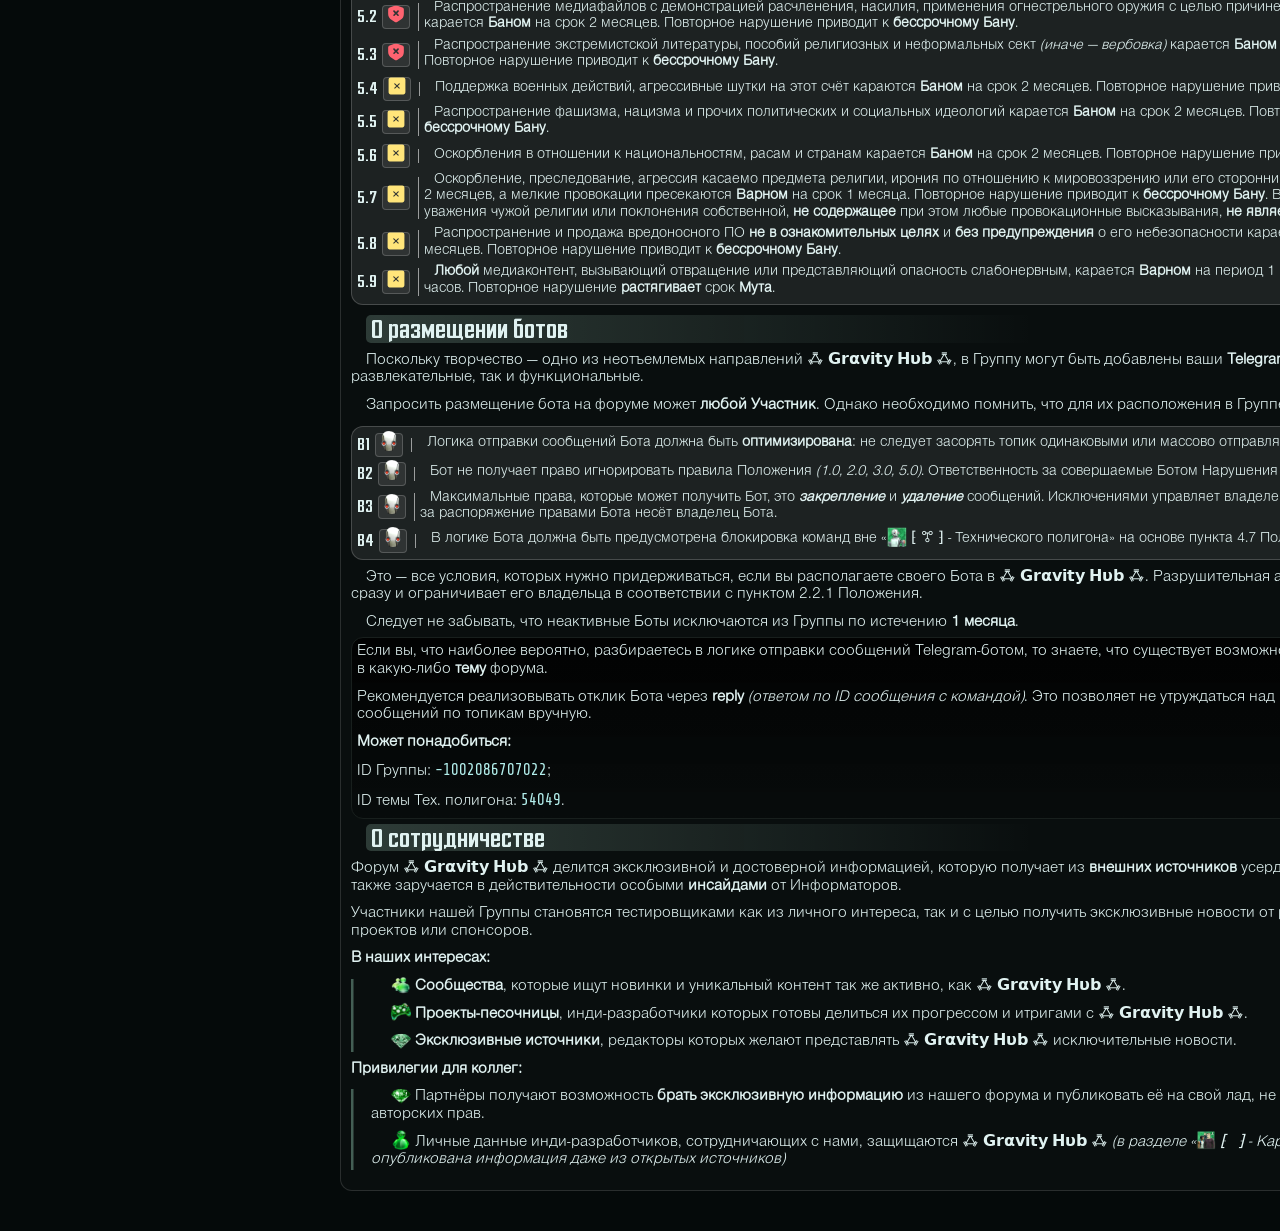
<file: rulestate.html>
<!DOCTYPE html>
<html lang="ru">
<head>
	<meta charset="UTF-8">
	<link rel="shortcut icon" type="image/png" href="assets/media/general/favicon.png" />
	<link rel="stylesheet" href="globalAsset.css">
	<meta name='color-scheme' content='only light'>
	<meta name="viewport" content="width=device-width, initial-scale=1.0">
	<title>Gravity Hub — Правила</title>
	
	<style>
	/* дополнительные стили */
	.marks {
		min-width: 24px;
		height: 24px;
		margin-right: 5px;
		display: flex;
		background: #FFFFFF15;
		border: 1px solid #FFFFFF30;
		border-radius: 4px /*globalAsset.css*/;
		align-items: center;
		justify-content: center;
		padding: 1px 3px 1px 3px;
	}
	.marks svg, .marks img {
		width: 20px;
		height: 20px;
	}
	.rulestate {
		display: block;
		background: #FFFFFF15;
		border: 1px solid #FFFFFF30;
		margin-top: 10px;
		margin-bottom: 10px;
		border-radius: var(--border-radius) /*globalAsset.css*/;
		padding: 6px 5px 6px 5px;
	}
	.rulestate li {
		display: flex;
		justify-content: flex-start;
		align-items: center;
	}
	.rulestate li:not(:last-child) {
		margin-bottom: 5px;
	}
	.rulestate li .linum {
		font-family: CCUltimatum;
		top: 2px;
		margin-right: 5px;
		position: relative;
	}
	
	.rulestate li .par {
		display: flex;
		position: relative;
		margin-right: 9px;
	}
	.rulestate li .rule {
		position: relative;
		align-items: center;
		text-indent: 10px;
		font-size: 15px;
		hyphens: auto;
	}
	.rulestate li .rule::before {
		content: "";
		position: absolute;
		top: 50%;
		transform: translateY(-50%);
		left: -6px;
		height: 85%;
		width: 1px;
		background: #FFFFFF90;
	}

	.divider-1 {
		left: 50%;
		transform: translateX(-50%);
		position: relative;
		display: block;
		width: 100%;
		height: 2px;
		background: linear-gradient(90deg, #A2F4BC80 0%, #64F491 50%, #A2F4BC80 100%);
		border-radius: 10px /*а-ля будет полезно*/;
		margin-top: 10px;
		margin-bottom: 10px;
	}

	.tech-info {
		display: block;
		background: linear-gradient(to bottom, #000000DD, #00000030);
		padding: 6px 5px 6px 5px;
		margin-top: 5px;
		margin-bottom: 5px;
		line-height: 1.25;
		border: solid 1px #181F1D;
		border-radius: var(--border-radius);
		text-indent: 0;
		font-family: ShareTech;
	}
	.tech-info .code {
		font-family: ShareTech;
		color: #B2EEEB;
	}
	.tech-info svg {
		position: relative;
		width: 16px;
		height: 16px;
		top: 2px;
	}

	p:not(:last-child) {
		margin-bottom: 10px;
	}
	.content-list {
		display: flex;
		flex-direction: column;
		width: 90%;
		padding: 10px 0;
		background: #A7FFDA60;
		border-radius: var(--border-radius);
		margin-top: 5px;
		margin-bottom: 5px;
	}
	.content-list li {
		position: relative;
		display: flex;
		align-items: center;
		width: 100%;
		height: 30px;
		background: linear-gradient(to right, #2E6C53 5px, #A6FFDB90 5.1px, #A6FFDB10 60%);
		padding-left: 10px;
		transition: padding-left var(--transition-speed) cubic-bezier(0.1, 1, 0.51, 0.99);
		-webkit-tap-highlight-color: #00261C12;
	}
	.content-list li.formods {
		background: linear-gradient(to right, #6C672E 5px, #FFE7A690 5.1px, #887A4D 60%);
		-webkit-tap-highlight-color: #24260012;
	}
	.content-list li.rules {
		background: linear-gradient(to right, #6C2E2E 5px, #FFA6AF90 5.1px, #8E4A48 60%);
		-webkit-tap-highlight-color: #26000412;
	}
	.content-list li.special {
		background: linear-gradient(to right, #2E466C 5px, #A6C5FF90 5.1px, #48708E 60%);
		-webkit-tap-highlight-color: #00112612;
	}
	.content-list li a {
		text-decoration: none;
		color: var(--text-main);
		font-family: ShareTech;
		font-size: 22px;
		letter-spacing: -1px;
		transition: letter-spacing 0.4s ease-in-out;
	}
	.content-list li:active {
		padding-left: 20px;
	}
	.content-list li:active a {
		letter-spacing: 0px;
	}
	.content-list li:not(:last-child)::before {
		content: "";
		position: absolute;
		left: 0;
		bottom: -2px;
		width: 100%;
		height: 3px;
		background: radial-gradient(circle, #A6FFDB90 2px, transparent 2px) 0 100% / 10px 3px repeat-x; /*страшно*/
		mask-image: linear-gradient(to right, #00000050, black);
	}
	.content-list li::after {
		content: "";
		display: block;
		width: 16px;
		height: 16px;
		margin-left: auto;
		margin-right: 15px;
		background: url("data:image/svg+xml,%3Csvg xmlns='http://www.w3.org/2000/svg' viewBox='0 0 24 24'%3E%3Cpath fill='none' stroke='%23E2FFF2' stroke-linecap='round' stroke-linejoin='round' stroke-width='2' d='M4 12h16m-7-7l7 7l-7 7'/%3E%3C/svg%3E") no-repeat center / contain;
		transition: transform var(--transition-speed) cubic-bezier(0.1, 1, 0.51, 0.99);
	}
	.content-list li:active::after {
		transform: translateX(5px) scale(0.8);
	}
	.others {
		margin-top: 5px;
		margin-bottom: 5px;
		position: relative;
		display: block;
		background: linear-gradient(to right, #B6FFE055 2px, transparent 3px);
	}
	.others li {
		list-style-type: none;
		margin-left: 20px;
		text-indent: 20px;
		margin-bottom: 10px;
	}
	.marker-list {
		margin-top: 5px;
		margin-bottom: 5px;
		position: relative;
	}
	.marker-list li {
		list-style: none;
		display: flex;
		flex-direction: row;
		align-items: center;
		background: #FFFFFF15;
		border: 1px solid #FFFFFF30;
		margin-top: 5px;
		margin-bottom: 10px;
		border-radius: var(--border-radius) /*globalAsset.css*/;
		padding: 6px 5px 6px 5px;
		box-shadow: 0 5px 4px #00000080;
	}
	.marker-list svg {
		margin-left: 10px;
		margin-right: 10px;
		width: 30px;
		height: 30px;
	}
	summary {
		list-style: none;
		position: relative;
		width: 80%;
		height: 30px;
		left: 50%;
		transform: translateX(-50%);
		display: block;
		background: #FFFFFF15;
		box-shadow: 0 5px 10px #00000080;
		border-bottom: 1px solid #FFFFFF30;
		border-radius: 3px;
		padding-left: 5px;
		margin-left: 0;
		margin-bottom: 10px;
		margin-top: 10px;
		text-align: center;
	}
	summary.under {
		transform: translateX(-50%);
		width: 70%;
		height: 25px;
	}
	summary::-webkit-details-marker /*а толку?*/ {
		display: none;
	}
	summary .name {
		top: 2px;
		font-family: ShareTech;
		font-size: 22px;
		letter-spacing: -1px;
		position: relative;
	}
	summary.under .name {
		font-size: 19px;
		top: 1px;
	}
	summary .linum {
		font-family: CCUltimatum;
		font-size: 14px;
		position: absolute;
		left: 10px;
		top: 50%;
		transform: translateY(-50%);
	}
	summary::before {
		content: "";
		display: block;
		width: 18px;
		height: 18px;
		position: absolute;
		top: 50%;
		transform: translateY(-50%);
		right: 7.25px;
		background: #FFFFFF15;
		border: 1px solid #FFFFFF30;
		border-radius: 2px;
	}
	summary::after {
		content: "";
		display: block;
		width: 14px;
		height: 14px;
		position: absolute;
		top: 50%;
		right: 10px;
		transform: translateY(-50%) rotate(0deg) scaleY(1);
		transform-origin: center;
		background: url("data:image/svg+xml,%3Csvg xmlns='http://www.w3.org/2000/svg' width='24' height='24' viewBox='0 0 24 24'%3E%3Cg fill='none'%3E%3Cpath d='M24 0v24H0V0zM12.594 23.258l-.012.002l-.071.035l-.02.004l-.014-.004l-.071-.036c-.01-.003-.019 0-.024.006l-.004.01l-.017.428l.005.02l.01.013l.104.074l.015.004l.012-.004l.104-.074l.012-.016l.004-.017l-.017-.427c-.002-.01-.009-.017-.016-.018m.264-.113l-.014.002l-.184.093l-.01.01l-.003.011l.018.43l.005.012l.008.008l.201.092c.012.004.023 0 .029-.008l.004-.014l-.034-.614c-.003-.012-.01-.02-.02-.022m-.715.002a.023.023 0 0 0-.027.006l-.006.014l-.034.614c0 .012.007.02.017.024l.015-.002l.201-.093l.01-.008l.003-.011l.018-.43l-.003-.012l-.01-.01z'/%3E%3Cpath fill='%23EAFFF3' d='M16.95 15.297a1 1 0 0 0-1.415 0L13 17.833V9a1 1 0 0 0-2 0v8.833l-2.536-2.536a1 1 0 0 0-1.414 1.415l4.243 4.242a1 1 0 0 0 1.414 0l4.243-4.242a1 1 0 0 0 0-1.415M5 3a1 1 0 1 0 0 2h14a1 1 0 1 0 0-2z'/%3E%3C/g%3E%3C/svg%3E") no-repeat center / contain;
	}
	summary.flipF::after {
		transform: translateY(-50%) rotate(180deg) scaleY(1);
		animation: fliplist var(--transition-speed) ease-in-out normal;
	}
	summary.flipB::after {
		transform: translateY(-50%) rotate(0deg) scaleY(1);
		animation: fliplist var(--transition-speed) ease-in-out reverse;
	}
	@keyframes fliplist {
		0% { transform: translateY(-50%) rotate(0deg) scaleY(1); }
		49.5% { transform: translateY(-50%) rotate(0deg) scaleY(0.1) }
		50% { transform: translateY(-50%) rotate(180deg) scaleY(0.1) }
		100% { transform: translateY(-50%) rotate(180deg) scaleY(1); }
	}
	</style>
</head>
<body>
	<!-- Фон -->
	<div class="background-canvas">
		<div class="bg-shape shape-1"></div>
		<div class="bg-shape shape-2"></div>
		<div class="bg-shape shape-3"></div>
	</div>
	<button class="menu-toggle" onclick="toggleMenu()" aria-label="Открыть меню">
		<svg viewBox="0 0 24 24"><path d="M3 18h18v-2H3v2zm0-5h18v-2H3v2zm0-7v2h18V6H3z"/></svg>
	</button>
	<div class="oldLoader">&nbsp;</div>  <!--загрузсие-->

	<div class="wrapper">
		<!-- вм -->
		<aside class="sidebar" id="sidebar">
			<div class="sidebar-header">
				<h2>GRAVITY HUB</h2>
			</div>
			<nav>
				<ul class="nav-list">
					<li class="nav-item">
						<a href="index.html" class="nav-link pinned">
							<span class="nav-icon">
								<svg viewBox="0 0 24 24" fill="currentColor"><path d="M17 3H7c-1.1 0-1.99.9-1.99 2L5 21l7-3 7 3V5c0-1.1-.9-2-2-2z"/></svg>
							</span>
							<span class="title">О проекте</span>
						</a>
					</li>
					<li class="nav-item">
						<a href="people.html" class="nav-link">
							<span class="nav-icon">
								<svg width="800px" height="800px" viewBox="0 0 24 24"><g id="GravityHub-1" stroke="none" stroke-width="1" fill="none" fill-rule="evenodd"><g id="User" transform="translate(-384, -48)" fill-rule="nonzero"><g id="verifZ" transform="translate(384, 48)"><path d="M24,0 L24,24 L0,24 L0,0 L24,0 Z M12.5934901,23.257841 L12.5819402,23.2595131 L12.5108777,23.2950439 L12.4918791,23.2987469 L12.4918791,23.2987469 L12.4767152,23.2950439 L12.4056548,23.2595131 C12.3958229,23.2563662 12.3870493,23.2590235 12.3821421,23.2649074 L12.3780323,23.275831 L12.360941,23.7031097 L12.3658947,23.7234994 L12.3769048,23.7357139 L12.4804777,23.8096931 L12.4953491,23.8136134 L12.4953491,23.8136134 L12.5071152,23.8096931 L12.6106902,23.7357139 L12.6232938,23.7196733 L12.6232938,23.7196733 L12.6266527,23.7031097 L12.609561,23.275831 C12.6075724,23.2657013 12.6010112,23.2592993 12.5934901,23.257841 L12.5934901,23.257841 Z M12.8583906,23.1452862 L12.8445485,23.1473072 L12.6598443,23.2396597 L12.6498822,23.2499052 L12.6498822,23.2499052 L12.6471943,23.2611114 L12.6650943,23.6906389 L12.6699349,23.7034178 L12.6699349,23.7034178 L12.678386,23.7104931 L12.8793402,23.8032389 C12.8914285,23.8068999 12.9022333,23.8029875 12.9078286,23.7952264 L12.9118235,23.7811639 L12.8776777,23.1665331 C12.8752882,23.1545897 12.8674102,23.1470016 12.8583906,23.1452862 L12.8583906,23.1452862 Z M12.1430473,23.1473072 C12.1332178,23.1423925 12.1221763,23.1452606 12.1156365,23.1525954 L12.1099173,23.1665331 L12.0757714,23.7811639 C12.0751323,23.7926639 12.0828099,23.8018602 12.0926481,23.8045676 L12.108256,23.8032389 L12.3092106,23.7104931 L12.3186497,23.7024347 L12.3186497,23.7024347 L12.3225043,23.6906389 L12.340401,23.2611114 L12.337245,23.2485176 L12.337245,23.2485176 L12.3277531,23.2396597 L12.1430473,23.1473072 Z" id="MingCute" fill-rule="nonzero"></path><path d="M16,14 C18.7614,14 21,16.2386 21,19 L21,20 C21,21.1046 20.1046,22 19,22 L5,22 C3.89543,22 3,21.1046 3,20 L3,19 C3,16.2386 5.23858,14 8,14 L16,14 Z M21.4141,9.08134 C21.8047,8.69082 22.4378,8.69082 22.8284,9.08134 C23.1888615,9.44182923 23.2165893,10.0090309 22.9115834,10.4013771 L22.8284,10.4956 L19.9999,13.324 C19.6394385,13.6844615 19.0721793,13.7121893 18.6799027,13.4071834 L18.5857,13.324 L17.1715,11.9098 C16.781,11.5192 16.781,10.8861 17.1715,10.4956 C17.5319615,10.1350462 18.0992207,10.1073112 18.4914973,10.4123953 L18.5857,10.4956 L19.2928,11.2027 L21.4141,9.08134 Z M12,2 C14.7614,2 17,4.23858 17,7 C17,9.76142 14.7614,12 12,12 C9.23858,12 7,9.76142 7,7 C7,4.23858 9.23858,2 12,2 Z" id="GravityHub-2" fill="currentColor"></path></g></g></g></svg>							</span>
							<span class="title">Гордость сообщества</span>
						</a>
					</li>
					<li class="nav-item">
						<a href="#" class="nav-link active">
							<span class="nav-icon">
								<svg width="16" height="16" viewBox="0 0 16 16"><path fill="currentColor" fill-rule="evenodd" d="M0 .5A.5.5 0 0 1 .5 0h9a.5.5 0 0 1 0 1h-9A.5.5 0 0 1 0 .5m13 0a.5.5 0 0 1 .5-.5h2a.5.5 0 0 1 0 1h-2a.5.5 0 0 1-.5-.5m-13 2A.5.5 0 0 1 .5 2h8a.5.5 0 0 1 0 1h-8a.5.5 0 0 1-.5-.5m13 0a.5.5 0 0 1 .5-.5h2a.5.5 0 0 1 0 1h-2a.5.5 0 0 1-.5-.5m-13 2A.5.5 0 0 1 .5 4h10a.5.5 0 0 1 0 1H.5a.5.5 0 0 1-.5-.5m13 0a.5.5 0 0 1 .5-.5h2a.5.5 0 0 1 0 1h-2a.5.5 0 0 1-.5-.5m-13 2A.5.5 0 0 1 .5 6h7a.5.5 0 0 1 0 1h-7a.5.5 0 0 1-.5-.5m13 0a.5.5 0 0 1 .5-.5h2a.5.5 0 0 1 0 1h-2a.5.5 0 0 1-.5-.5m-13 2A.5.5 0 0 1 .5 8h7a.5.5 0 0 1 0 1h-7a.5.5 0 0 1-.5-.5m13 0a.5.5 0 0 1 .5-.5h2a.5.5 0 0 1 0 1h-2a.5.5 0 0 1-.5-.5m-13 2a.5.5 0 0 1 .5-.5h9a.5.5 0 0 1 0 1h-9a.5.5 0 0 1-.5-.5m13 0a.5.5 0 0 1 .5-.5h2a.5.5 0 0 1 0 1h-2a.5.5 0 0 1-.5-.5m-13 2a.5.5 0 0 1 .5-.5h5a.5.5 0 0 1 0 1h-5a.5.5 0 0 1-.5-.5m13 0a.5.5 0 0 1 .5-.5h2a.5.5 0 0 1 0 1h-2a.5.5 0 0 1-.5-.5m-13 2a.5.5 0 0 1 .5-.5h10a.5.5 0 0 1 0 1H.5a.5.5 0 0 1-.5-.5m13 0a.5.5 0 0 1 .5-.5h2a.5.5 0 0 1 0 1h-2a.5.5 0 0 1-.5-.5"/></svg>
							</span>
							<span class="title">Регламент и партнёрство</span>
						</a>
					</li>
					<li class="nav-item">
						<a href="info.html" class="nav-link">
							<span class="nav-icon">
								<svg width="16px" height="16px" viewBox="0 0 22 22"><g id="Page-1" stroke="none" stroke-width="1" fill="none" fill-rule="evenodd"><g id="Dribbble-Light-Preview" transform="translate(-141, -8079)" fill="currentColor"><g id="icons" transform="translate(56, 160)"><path d="M97,7933 L92,7933 C91.448,7933 91,7932.552 91,7932 L91,7926 C91,7925.448 91.448,7925 92,7925 L96,7925 C96.552,7925 97,7925.448 97,7926 L97,7933 Z M97,7923 L91,7923 C89.896,7923 89,7923.895 89,7925 L89,7933 C89,7934.105 89.896,7935 91,7935 L101,7935 C102.104,7935 103,7934.105 103,7933 L103,7921 C103,7919.895 102.104,7919 101,7919 L87,7919 C85.896,7919 85,7919.895 85,7921 L85,7937 C85,7938.105 85.896,7939 87,7939 L102,7939 C102.552,7939 103,7938.552 103,7938 C103,7937.448 102.552,7937 102,7937 L88,7937 C87.448,7937 87,7936.552 87,7936 L87,7922 C87,7921.448 87.448,7921 88,7921 L100,7921 C100.552,7921 101,7921.448 101,7922 L101,7932 C101,7932.552 100.552,7933 100,7933 L99,7933 L99,7925 C99,7923.895 98.104,7923 97,7923 L97,7923 Z" id="at_sign"></path></g></g></g></svg>
							</span>
							<span class="title">Контакты и АП</span>
						</a>
					</li>
				</ul>
			</nav>
		</aside>

	<div class="loadPatch">
	<div class="overlay" id="overlay" onclick="toggleMenu()"></div>
		<!--КОНТЕНТ -->
		<main class="main-content">
			<h1>Регламент форума</h1>
			<div class="content-card">
				<article class="tech-info">
					<p>Номер издания D-M-Y: <span class="code" data-json="rulestateID"></span>.</p>
					<p>Положение о настоящих правилах форума ꗈ 𝗚𝗿𝝰𝘃𝗶𝘁𝘆 𝗛𝞄𝗯 ꗈ в Telegram.</p>
				</article>
				<article>
					<p>Здесь содержатся все положения, необходимые к прочтению участниками сообщества и соглашению с правилами, указанными ниже.</p>
					<p>Положение — это лишь документ, который стремится поддерживать максимально чёткую систему модерации, а также обеспечивает понимание Участниками как базовых критериев приятного и безопасного общения, так и норм поведения в Группе. На деле, соблюдение правил — это сугубо <b>Ваше представление</b> о приемлемом поддержании беседы в ꗈ 𝗚𝗿𝝰𝘃𝗶𝘁𝘆 𝗛𝞄𝗯 ꗈ, поэтому древо запрещённых и разрешённых случаев <b>не заканчивается</b> одним только перечнем правил Группы.</p>
					<p>Находите лучшие идеи для беседы. Будьте вежливы ко всем и всегда.</p>
					<p>В свод правил могут вноситься изменения, в курсе которых должны быть все активные участники форума. Обновление или непрочтение правил <b>не освобождает</b> вас от ответственности и понесения Наказания. Если вы усомнились в обоснованности Наказания, прежде <b>перечитайте</b> этот документ. В случае, если выдача Наказания оказывается несправедливой, <b>подайте апелляцию</b> <i>(см. раздел <b>«О принятии аппеляций»</b>)</i>, написав в личный чат выдавшего Наказание Администратора.</p>
					<p>Если участник хоть раз заходил на форум ꗈ 𝗚𝗿𝝰𝘃𝗶𝘁𝘆 𝗛𝞄𝗯 ꗈ с «левого» аккаунта, Администрации об этом становится известно <b>сразу</b>. Поэтому, при попытке обойти Наказание, аккаунт-твинк Правонарушителя получает <b>перманентный бан</b>.</p>
				</article><div class="divider-1"></div>
				<h3>Содержание</h3>
				<ul class="content-list">
					<li><a href="#sec-1">Терминология</a></li>
					<li><a href="#sec-2">Маркеры</a></li>
					<li class="formods"><a href="#sec-3">Критерии модерации</a></li>
					<li class="formods"><a href="#sec-3-a">О принятии аппеляций</a></li>
					<li class="rules"><a href="#sec-4">Правила беседы</a></li>
					<li class="rules"><a href="#sec-5">О размещении ботов</li></li>
					<li class="special"><a href="#sec-6">О сотрудничестве</a></li>
				</ul><br>
				<h3 id="sec-1">Терминология</h3>
				<article>В файле содержатся следующие термины:</article>
				<ul class="others"><li><b>Положение</b> — настоящий свод правил форума ꗈ 𝗚𝗿𝝰𝘃𝗶𝘁𝘆 𝗛𝞄𝗯 ꗈ.</li>
					<li><b>Группа</b> — форум ꗈ 𝗚𝗿𝝰𝘃𝗶𝘁𝘆 𝗛𝞄𝗯 ꗈ, в которой действуют данные правила.</li>
					<li><b>Участник</b> — лицо, состоящее в Группе. Не зависит от административной и/или трудовой роли.</li>
					<li><b>Администратор</b> <i>(Администрация, Модератор)</i> — уполномоченное лицо, модерирующее контент и беседу в Группе, т.е. совершающее различные манипуляции для предотвращения нарушений Положения.</li>
					<li><b>Правонарушитель</b> — Участник, нарушающий настоящие правила Группы.</li>
					<li><b>Варн</b> — временное предупреждение о нарушении, сопровождающееся удалением сообщения с Нарушением. <b>Стандартная длительность</b> Варна — <i><b>1 неделя</b></i>; при повторном нарушении соответствующих пунктов Положения выдаётся Варн длительностью в <i><b>1 месяц</b></i>.
					<article>По достижению <b>6</b> Варнов Правонарушитель автоматически заносится в чёрный список Группы на срок <i><b>2 месяцев</b></i>.</article></li>
					<li><b>Мут</b> — временное исключение возможности Правонарушителя отправлять сообщения в Группу.<li>
					<li><b>Бан</b> — временное или бессрочное исключение Правонарушителя из Группы без возможности просмотра контента в Группе и её повторного посещения.</li>
					<li><b>Ситуация</b> — субъективный случай, в котором выявляются правонарушения и их степень.</li>
					<li><b>Аппеляция</b> — письменное обращение Правонарушителя в личный чат Администратора.</li>
					<li><b>Наказание</b> — определяемое степенью правонарушения наложение ограничений <i>(Варна, Бана или Мута)</i> на возможности Правонарушителя.</li>
					<li><b>Нарушение</b> — случай, в котором выявлено правонарушение.</li>
					<li><b>Владелец</b> — ответственный владелец Группы, имеющий полный контроль над ней, содержанием Положения и способный на отклонение Наказаний.</li>
				</ul>
				<h3 id="sec-2">Маркеры</h3>
				<article>Ниже представлен смысл маркеров, которыми отмечено большинство пунктов Положения.</article>
				<ul class="marker-list">
					<li><i-cd></i-cd><span>Наказание, связанное с пунктом, помеченным этим обозначением, <b>можно отклонять</b>.</span></li>
					<li><i-md></i-md><span>Наказание, связанное с пунктом, помеченным этим обозначением, <i>не рекомендуется</i>, но и <b>не запрещается отклонять</b>.</span></li>
					<li><i-sd></i-sd><span>Наказание, связанное с пунктом, помеченным этим обозначением, <b>крайне нежелательно отклонять</b>.</span></li>
					<li><i-dd></i-dd><span>Наказание, связанное с пунктом, помеченным этим обозначением, <b>НЕЛЬЗЯ отклонять</b>.</span></li>
					<li><i-nr></i-nr><span>Администраторы <b>не имеют права</b> отклонить Наказание, связанное с пунктом, помеченным этим обозначением. Это свойство отличается от предыдущего <b>большей ответственностью</b> за игнорирование Нарушения.</span></li>
				</ul>
				<h3 id="sec-3">Критерии модерации</h3>
				<ul class="others">
					<li><article>Участники, получившие Бан при непрочтении Положения, имеют право <b>скоротать срок Наказаниия</b>, но последующие Нарушения должны пресекаться как обычно.</article></li>
					<li><article>Администрации важно учитывать <b>контекст</b> беседы. Нарушение, применяемое по отношению к Участнику, карается соответственно установкам Положения, если <b>подходит к контексту</b> Ситуации.</article></li>
					<li><article>Наказание, относящееся к одному конкретному пункту <i>(например, оскорбление два раза подряд)</i>, применяется <b>единично <i>(один раз)</i></b> за Ситуацию. Если определить, к какой части беседы относится Нарушение, затруднительно, то рекомендуется продолжить выдавать Наказания спустя <b>30 минут</b> после выявления первого Нарушения.</article></li>
					<li><article>Выдача Наказания <b>может быть отклонена Владельцем</b>. Если Владелец разрешает Участнику или Правонарушителю проигнорировать Нарушение, то Наказание может не быть выдано/не выдаваться в будущем <b><i>(в зависимости от решения Владельца)</i></b>. Ответственность за отклонение нарушения несёт <b>Владелец</b>. Администраторы <b>не будут иметь отношения</b> к решённой Владельцем Ситуации.</article></li>
					<li><article>Заявки на вход в Группу, отправленные <b>пустыми аккаунтами</b> <i>(не содержащими никнейма, аватара, юзернейма, треков или подарков в профиле и вообще любых следов активности)</i>, отклоняются и, по желанию Администратора, требует проверки на активность в личном чате с отправившим заявку.</article></li>
					<li><article>Участникам чата на роли Администратора крайне желательно отключить опцию <i><b>«Писать могут только участники Telegram Premium»</b></i>, чтобы к ним могли обратиться с аппеляцией.</article></li>
				</ul>
				<h3 id="sec-3-a">О принятии аппеляций</h3>
				<article>
					<p>Правонарушитель может лично обратиться к любому активному Администратору в любой момент после получения Наказания, если считает его необоснованным.</p>
					<p>Перед тем, как подавать заявку на снятие Наказания, Правонарушитель <b>должен иметь представление</b> о том, <b>что</b> привело к его применению. <i>(Администратор обязан переслать сообщение о выдаче Наказания по соответствующему запросу от Правонарушителя)</i>.</p>
					<p>В Аппеляции должны присутствовать следующие элементы:</p>
					<ul class="others">
						<li><article><b>Причина подачи Аппеляции</b>, ибо не исключено наличие случаев, когда Правонарушителю хочется вернуться в Группу, чтобы завершить драку с недоброжелателем <i>(чтобы впоследствии обматерить ещё кого-нибудь)</i>.</article></li>
						<li><article><b>Обоснованный повод</b> для снятия Наказания: если оно оказалось ошибочным, уточните, почему вы уверены в этом; если же хочется скоротать его срок, убедите в этом Администратора.</article></li>
						<li><article>А также <b>ваша компетентность</b> является ключевым элементом Аппеляции. Острое недовольство заставляет терять к вам доверие, а угрозы могут случайно привлечь не то внимание, которое вам выгодно.</article></li>
					</ul>
					<p>А <b>Администрация</b> обязана принять или отклонить Аппеляцию, учитывая критерии ниже:</p>
					<ul class="others">
						<li><article>Аппеляция должна содержать <b>объективное доказательство</b> того, что Наказание действительно стоит снять, а не нечто вроде "Я больше так не буду".</article></li>
						<li><article>
							<p>Если Администратор не может принять решение, рассматривать обращение или нет, он должен <b>с разрешения Правонарушителя</b> создать анонимный опрос на 7 мнений <i>(учитывая собственное)</i> по этому поводу.</p>
							<p>Если согласие Правонарушителя для осуществления опроса на условиях пункта выше не получено, Аппеляцию <b>можно отклонить</b> или сослаться на Владельца. <i>Если же обратившийся недоволен итогом опроса, пусть он напишет Владельцу со своими правилами и докажет, что они практичны, ибо на кой чёрт тогда существуют эти?</i></p>
						</article></li>
						<li><article>Аппелирование <b>перманентного Бана</b> рассматривается коллективно. С соглашения обратившегося должен быть создан <i>аналогичный тому, что описан в пунктах выше</i> опрос и проведена беседа среди Администраторов.</article></li>
						<li><article>Отклоняются любые Аппеляции <b>с угрозами</b>, предъявленными всерьёз. В любом случае, отклонять их рекомендуется <b>рассудительно</b> и без неприязни. Если без последствий не обойтись, Администратор может обратиться к Владельцу.</article></li>
					</ul>
					<p>К сожалению самой Администрации, её скромный состав <b>не владеет</b> навыками <b>предвидения</b>, поэтому не может с первого вашего слова, как условный Бог, определить, <b>надёжно</b> будет снимать с вас Наказание <b>или нет</b>. Именно поэтому актуальна просьба сохранять объективность и взаимопонимание при подаче Аппеляции.</p>
				</article><br>
				<h3 id="sec-4">Правила беседы</h3>
				<details open><summary><span class="linum">1.0</span><span class="name">Оскорбления</span></summary>
					<ul class="rulestate">
						<li><span class="par"><n-l>1.1</n-l><span class="marks"><i-cd></i-cd></span></span><span class="rule">Обращение к Участнику специфичным образом, не согласованным с этим Участником и/или несущим цель оскорбить его, <b>карается Варном</b>.</span></li>
						<li><span class="par"><n-l>1.2</n-l><span class="marks"><i-md></i-md></span></span><span class="rule">Намеренное оскорбление Участника в любой форме карается <b>Варном</b>.</span></li>
						<li><span class="par"><n-l>1.3</n-l><span class="marks"><i-md></i-md></span></span><span class="rule">Оскорбление Участника с целью самозащиты в конфликтной Ситуации является <i>нежелательным</i> и <b>в любом случае</b> карается <b>Варном</b>.</span></li>
						<li><span class="par"><n-l>1.4</n-l><span class="marks"><i-md></i-md></span></span><span class="rule">Оскорбление знакомых Собеседника карается Варном аналогично, как если бы Нарушение применялось к ним напрямую.</span></li>
						<li><span class="par"><n-l>1.5</n-l><span class="marks"><i-sd></i-sd></span></span><span class="rule">Оскорбление родственников, близких Участника <b>в любом ключе и форме</b> <i>(иронично или серьёзно, в письменном или медиаформате)</i> караются <b>Баном</b> на срок 2 месяцев.</span></li>
						<li><span class="par"><n-l>1.6</n-l><span class="marks"><i-sd></i-sd></span></span><span class="rule">Оскорбления и преследование <b>в любом ключе и форме</b> <i>(иронично или серьёзно, в письменном или медиаформате)</i>, содержащие в себе насмешки над Участником, его физическим состоянием и положением, унижение, нацеленное на нанесение морального ущерба Собеседнику, караются <b>Варном</b> продолжительностью в 1 месяц <b>и Мутом</b> на срок 6 часов.</span></li>
						<li><span class="par"><n-l>1.7</n-l><span class="marks"><i-md></i-md></span></span><span class="rule">Оскорбительные Telegram-реакции после выдачи Мута и негативные высказывания после выдачи любого другого Наказания <b>неприемлемы</b> и приводят к выдаче <b>Варна</b>.</span></li>
					</ul>
				</details>
				<details open><summary><span class="linum">2.0</span><span class="name">Провокации</span></summary>
					<details open><summary class="under"><span class="linum">2.1</span><span class="name">Общие провокации</span></summary>
						<ul class="rulestate">
							<li><span class="par"><n-l>2.1.1</n-l><span class="marks"><i-md></i-md></span></span><span class="rule">Пожелания негативного характера, <b>в том числе</b> неявные упоминания физического ущерба, караются <b>Варном</b> длительностью в 1 месяц.</span></li>
							<li><span class="par"><n-l>2.1.2</n-l><span class="marks"><i-sd></i-sd></span></span><span class="rule">Повторное распространение ложной информации касаемо Участников и в целом Группы карается <b>Варном</b> длительностью в 1 месяц <b>и Мутом</b> на срок 24 часов.</span></li>
							<li><span class="par"><n-l>2.1.3</n-l><span class="marks"><i-dd></i-dd></span></span><span class="rule">Попытка вызвать скорбь по близким, родственникам и другим знакомым Участника карается <b>Баном</b> на срок 2 месяцев. Повторное нарушение приводит к <b>бессрочному Бану</b>.</span></li>
							<li><span class="par"><n-l>2.1.4</n-l><span class="marks"><i-dd></i-dd></span></span><span class="rule">Насмешки, унижения, буллинг и прочее непристойное отношение к Участнику с целью серьёзно оскорбить его карается <b>Варном</b> на период 1 года <b>и Мутом</b> на срок 24 часов. Повторное нарушение приводит к <b>бессрочному Бану</b>.</span></li>
							<li><span class="par"><n-l>2.1.5</n-l><span class="marks"><i-md></i-md></span></span><span class="rule">Относительное сравнение Участника со специфичным лицом, которое можно <i>контекстуально</i> расценить как оскорбление, карается <b>Варном</b>.</span></li>
							<li><span class="par"><n-l>2.1.6</n-l><span class="marks"><i-md></i-md></span></span><span class="rule">Разжигание спора в негативном ключе или, в общем, ссоры карается <b>Варном</b> или <b>Мутом <i>на срок до 24 часов</i></b> в зависимости от Ситуации. Наказание получают <b>все</b> Правонарушители <i>(активные участники конфликта)</i>.</span></li>
							<li><span class="par"><n-l>2.1.7</n-l><span class="marks"><i-cd></i-cd></span></span><span class="rule">Заявления о Группе и, в целом, её составе, провоцирующие её Администраторов и/или Участников, караются <b>Варном</b>.</span></li>
							<li><span class="par"><n-l>2.1.8</n-l><span class="marks"><i-cd></i-cd></span></span><span class="rule">Использование провокационных принуждений Участника замолчать карается <b>Варном</b>.</span></li>
						</ul>
					</details>
					
					<details open><summary class="under"><span class="linum">2.2</span><span class="name">Угрозы</span></summary>
						<ul class="rulestate">
							<li><span class="par"><n-l>2.2.1</n-l><span class="marks"><i-nr></i-nr></span></span><span class="rule">Угрозы, включающие в себя <b>технические угрозы</b> <i>(например, угроза рейда Группы, сноса аккаунта Участника и т. п.)</i>, даже если они не относятся к Группе или Участнику напрямую, карается <b>Баном</b> на срок 2 месяцев <i>и не только</i>; повторное нарушение приводит к <b>бессрочному Бану</b>. Если Нарушение представляется <b>в контексте иронии</b>, оно карается <b>Варном</b> и <b>Мутом <i>на срок 6 часов</i></b>.</span></li>
							<li><span class="par"><n-l>2.2.2</n-l><span class="marks"><i-nr></i-nr></span></span><span class="rule">Угроза распространения, передачи третьим лицам личной информации Участника карается <b>Баном</b> на срок 2 месяцев <i>и не только</i>. Повторное нарушение приводит к <b>бессрочному Бану</b>.</span></li>
							<li><span class="par"><n-l>2.2.3</n-l><span class="marks"><i-nr></i-nr></span></span><span class="rule">Угрозы и пожелания Участнику тяжкого морального или физического ущерба, либо вовсе летального ущерба, карается <b>бессрочным Баном</b>. Если Нарушение представляется <b>в контексте иронии</b>, оно карается <b>Варном</b> продолжительностью в 1 месяц и <b>Мутом <i>на срок 16 часов</i></b>.</span></li>
							<li><span class="par"><n-l>2.2.4</n-l><span class="marks"><i-nr></i-nr></span></span><span class="rule">Контент, <b>в любой форме</b> <i>(включая иронию)</i> содержащий призыв к самоубийству или причинению себе морального или физического ущерба, карается <b>Баном</b> на 2 месяца. Повторное нарушение приводит к <b>бессрочному Бану</b>.</span></li>
							<li><span class="par"><n-l>2.2.5</n-l><span class="marks"><i-nr></i-nr></span></span><span class="rule">Угрозы взлома, спам-звонков, бомбера и в целом применения похожих мер по отношению к Участнику караются бессрочным Баном. Если Нарушение представляется в контексте иронии, оно карается <b>Варном</b> и <b>Мутом <i>на срок 6 часов</i></b>.</span></li>
						</ul>
					</details>
					
					<details open><summary class="under"><span class="linum">2.3</span><span class="name">Прочие провокации</span></summary>
						<ul class="rulestate">
							<li><span class="par"><n-l>2.3.1</n-l><span class="marks"><i-cd></i-cd></span></span><span class="rule">Многочисленное упоминание Участников, самолично или через ботов, с неприемлемыми или оскорбительными целями карается <b>Мутом</b> на срок 2 часов. Это правило <b>не касается</b> логики <b>развлекательных</b> возможностей ботов.</span></li>
							<li><span class="par"><n-l>2.3.2</n-l><span class="marks"><i-sd></i-sd></span></span><span class="rule">Участник несёт ответственность за совершение Нарушения <b>в любом ключе</b> с помощью бота. Наказание выдаётся в соответствии с пунктом Положения, относящемуся к исполненному через бота Нарушению.</span></li>
						</ul>
					</details>
				</details>
				<details open><summary><span class="linum">3.0</span><span class="name">Конфиденциальность</span></summary>
					<ul class="rulestate">
						<li><span class="par"><n-l>3.1</n-l><span class="marks"><i-nr></i-nr></span></span><span class="rule">Раскрытие личной информации, IP-адреса, паролей, конфиденциальных данных об Участнике, его родственниках, близких и знакомых в Группе карается <b>Баном</b> на срок 2 месяцев. Повторное нарушение приводит к <b>бессрочному Бану</b>.</span></li>
						<li><span class="par"><n-l>3.2</n-l><span class="marks"><i-nr></i-nr></span></span><span class="rule">Распространение контактов, номеров телефона и средств связи, которые Участник пожелал скрывать, карается <b>Баном</b> на срок 2 месяцев. Повторное нарушение приводит к <b>бессрочному Бану</b>.</span></li>
						<li><span class="par"><n-l>3.3</n-l><span class="marks"><i-nr></i-nr></span></span><span class="rule">Распространение <b>личных</b> страниц, соцсетей Участника без его разрешения карается <b>Баном</b> на срок 2 месяцев. Повторное нарушение приводит к <b>бессрочному Бану</b>.</span></li>
						<article class="tech-info">
							<p><i-w></i-w> <b>ВАЖНО</b>: Большинство нарушений, связанных с распространением конфиденциальной информации, караются не только Положением, но и <b>Уголовным</b> и/или <b>Административным Кодексом</b> вашего государства. Будьте законопослушными!</p>
						</article>
					</ul>
				</details>
				<details open><summary><span class="linum">4.0</span><span class="name">Оффтоп</span></summary>
					<article class="tech-info">
						<p><i-w></i-w> <b>P.S.</b>: В ꗈ 𝗚𝗿𝝰𝘃𝗶𝘁𝘆 𝗛𝞄𝗯 ꗈ равноценно порядку важен интерес диалога. Тепло приветствуются любые беседы, если они соответствуют интересам Участников, опыты, если они безопасны, и споры, если они объективны и ведутся исключительно для личного интереса Участников.</p>
						<p>Отсюда — <b>всё</b>, что не несёт смысла, не привлекает интереса, не подходит под суть беседы, <b>может считаться оффтопом</b>.</p>
						<p>Тем не менее, Нарушения правила, сформулированного в абзаце выше и, в частности, пункта 4.6 <b>могут быть проигнорированы</b>, если обнаруживаются в «<span class="inline"><img src="assets/media/inline/topic-54049.png"></span> ⁅ ꔅ ⁆ - Техническом полигоне».</p>
					</article>
					<ul class="rulestate">
						<li><span class="par"><n-l>4.1</n-l><span class="marks"><i-md></i-md></span></span><span class="rule">Флуд <i>(массовая отправка похожего, <b>короткого и при том многочисленного</b> или идентичного контента в Группу)</i> карается <b>Варном</b> и <b>Мутом <i>на срок 30 минут</i></b>. Повторное нарушение <b>не растягивает</b> срок <b>Варна</b>.</span></li>
						<li><span class="par"><n-l>4.2</n-l><span class="marks"><i-sd></i-sd></span></span><span class="rule">Массовый спам ссылками, рекламой, рассылкой карается <b>Варном</b> на срок 1 года и <b>Мутом</b> на срок 24 часов.</span></li>
						<li><span class="par"><n-l>4.3</n-l><span class="marks"><i-sd></i-sd></span></span><span class="rule">Отправка слишком длинных сообщений, затрудняющих просмотр беседы, карается <b>Варном</b>.</span></li>
						<li><span class="par"><n-l>4.4</n-l><span class="marks"><i-md></i-md></span></span><span class="rule">Реклама групп или каналов, <b>не согласованная</b> с Администрацией, или распространение каких-либо ресурсов не с ознакомительной целью карается <b>Варном</b>. Ссылки на ресурсы, которые могут заинтересовать Детективов <i>(например, страницы проектов-песочниц или авторов, с которыми можно завязать сотрудничество)</i>, приветствуются.</span></li>
						<li><span class="par"><n-l>4.5</n-l><span class="marks"><i-md></i-md></span></span><span class="rule">Представление <b>в любой форме</b> <i>(например, внутри стикера)</i> не согласованной с Администрацией, <b>нерелевантной</b> рекламы <i>(например, YouTube-каналов знакомых)</i> запрещено и приводит к <b>Варну</b>.</span></li>
						<li><span class="par"><n-l>4.6</n-l><span class="marks"><i-cd></i-cd></span></span><span class="rule">Контент, <b>не несущий смысла</b> и при этом <b>не подходящий к Ситуации</b> <i>(в том числе — неподходящий юмор)</i>, либо контент, совершенно не относящийся к событиям в Группе или не интересующий Участников <i>(например, просьбы кого-либо снять ограничения в другой группе)</i>, наказывается <b>Варном</b>. Повторное нарушение <b>не растягивает</b> срок <b>Варна</b>.</span></li>
						<li><span class="par"><n-l>4.7</n-l><span class="marks"><i-cd></i-cd></span><span class="rule"><b>Ситуативные Аппеляции</b> с незначительными просьбами <i>(вроде снять Варн)</i> допускаются, если они не нарушают другие пункты Положения <i>(включая 4.1)</i></span></li>
						<li><span class="par"><n-l>4.8</n-l><span class="marks"><i-md></i-md></span></span><span class="rule">Использование команд <b>развлекательных</b> ботов вне темы «<span class="inline"><img src="assets/media/inline/topic-54049.png"></span> ⁅ ꔅ ⁆ - Технический полигон» приводит к <b>Варну</b>.</span></li>
					</ul>
				</details>
				<details open><summary><span class="linum">5.0</span><span class="name">Неприемлемый контент</span></summary>
					<ul class="rulestate">
						<li><span class="par"><n-l>5.1</n-l><span class="marks"><i-sd></i-sd></span></span><span class="rule">Распространение контента, содержащего в себе откровенные образы или ссылающегося на них с помощью соответствующего подтекста, карается <b>Варном</b>. Повторное нарушение приводит к выдаче <b>Варна</b> на срок 1 месяца и <b>Мута</b> на период 6 часов.</span></li>
						<li><span class="par"><n-l>5.2</n-l><span class="marks"><i-nr></i-nr></span></span><span class="rule">Распространение медиафайлов с демонстрацией расчленения, насилия, применения огнестрельного оружия с целью причинения физического ущерба карается <b>Баном</b> на срок 2 месяцев. Повторное нарушение приводит к <b>бессрочному Бану</b>.</span></li>
						<li><span class="par"><n-l>5.3</n-l><span class="marks"><i-nr></i-nr></span></span><span class="rule">Распространение экстремистской литературы, пособий религиозных и неформальных сект <i>(иначе — вербовка)</i> карается <b>Баном</b> на срок 2 месяцев. Повторное нарушение приводит к <b>бессрочному Бану</b>.</span></li>
						<li><span class="par"><n-l>5.4</n-l><span class="marks"><i-sd></i-sd></span></span><span class="rule">Поддержка военных действий, агрессивные шутки на этот счёт караются <b>Баном</b> на срок 2 месяцев. Повторное нарушение приводит к <b>бессрочному Бану</b>.</span></li>
						<li><span class="par"><n-l>5.5</n-l><span class="marks"><i-sd></i-sd></span></span><span class="rule">Распространение фашизма, нацизма и прочих политических и социальных идеологий карается <b>Баном</b> на срок 2 месяцев. Повторное нарушение приводит к <b>бессрочному Бану</b>.</span></li>
						<li><span class="par"><n-l>5.6</n-l><span class="marks"><i-sd></i-sd></span></span><span class="rule">Оскорбления в отношении к национальностям, расам и странам карается <b>Баном</b> на срок 2 месяцев. Повторное нарушение приводит к <b>бессрочному Бану</b>.</span></li>
						<li><span class="par"><n-l>5.7</n-l><span class="marks"><i-sd></i-sd></span></span><span class="rule">Оскорбление, преследование, агрессия касаемо предмета религии, ирония по отношению к мировоззрению или его сторонникам карается <b>Баном</b> на срок 2 месяцев, а мелкие провокации пресекаются <b>Варном</b> на срок 1 месяца. Повторное нарушение приводит к <b>бессрочному Бану</b>. Выражение нейтральности, уважения чужой религии или поклонения собственной, <b>не содержащее</b> при этом любые провокационные высказывания, <b>не является</b> нарушением.</span></li>
						<li><span class="par"><n-l>5.8</n-l><span class="marks"><i-sd></i-sd></span></span><span class="rule">Распространение и продажа вредоносного ПО <b>не в ознакомительных целях</b> и <b>без предупреждения</b> о его небезопасности карается <b>Баном</b> на срок 2 месяцев. Повторное нарушение приводит к <b>бессрочному Бану</b>.</span></li>
						<li><span class="par"><n-l>5.9</n-l><span class="marks"><i-sd></i-sd></span></span><span class="rule"><b>Любой</b> медиаконтент, вызывающий отвращение или представляющий опасность слабонервным, карается <b>Варном</b> на период 1 месяца и <b>Мутом</b> на срок 16 часов. Повторное нарушение <b>растягивает</b> срок <b>Мута</b>.</span></li>
					</ul>
				</details>
				
				<h3 id="sec-5">О размещении ботов</h3>
				<article>
					<p>Поскольку творчество — одно из неотъемлемых направлений ꗈ 𝗚𝗿𝝰𝘃𝗶𝘁𝘆 𝗛𝞄𝗯 ꗈ, в Группу могут быть добавлены ваши <b>Telegram-боты</b> (далее — <i>Бот</i>) — как развлекательные, так и функциональные.</p>
					<p>Запросить размещение бота на форуме может <b>любой Участник</b>. Однако необходимо помнить, что для их расположения в Группе <b>существуют правила</b>:</p>
				</article>
				<ul class="rulestate">
					<li><span class="par"><n-l>B1</n-l><span class="marks"><i-b></i-b></span></span><span class="rule">Логика отправки сообщений Бота должна быть <b>оптимизирована</b>: не следует засорять топик одинаковыми или массово отправляемыми длинными ответами.</span></li>
					<li><span class="par"><n-l>B2</n-l><span class="marks"><i-b></i-b></span></span><span class="rule">Бот не получает право игнорировать правила Положения <i>(1.0, 2.0, 3.0, 5.0)</i>. Ответственность за совершаемые Ботом Нарушения несёт его владелец.</span></li>
					<li><span class="par"><n-l>B3</n-l><span class="marks"><i-b></i-b></span></span><span class="rule">Максимальные права, которые может получить Бот, это <b><i>закрепление</i></b> и <b><i>удаление</i></b> сообщений. Исключениями управляет владелец Группы, а ответственность за распоряжение правами Бота несёт владелец Бота.</span></li>
					<li><span class="par"><n-l>B4</n-l><span class="marks"><i-b></i-b></span></span><span class="rule">В логике Бота должна быть предусмотрена блокировка команд вне «<span class="inline"><img src="assets/media/inline/topic-54049.png"></span> ⁅ ꔅ ⁆ - Технического полигона» на основе пункта 4.7 Положения <i>(см. решение ниже)</i>.</span></li>
				</ul>
				<article>
					<p>Это — все условия, которых нужно придерживаться, если вы располагаете своего Бота в ꗈ 𝗚𝗿𝝰𝘃𝗶𝘁𝘆 𝗛𝞄𝗯 ꗈ. Разрушительная активность Бота пресекается сразу и ограничивает его владельца в соответствии с пунктом 2.2.1 Положения.</p>
					<p>Следует не забывать, что неактивные Боты исключаются из Группы по истечению <b>1 месяца</b>.</p>
				</article>
				<article class="tech-info">
					<p>Если вы, что наиболее вероятно, разбираетесь в логике отправки сообщений Telegram-ботом, то знаете, что существует возможность отправлять сообщение в какую-либо <b>тему</b> форума.</p>
					<p>Рекомендуется реализовывать отклик Бота через <b>reply</b> <i>(ответом по ID сообщения с командой)</i>. Это позволяет не утруждаться над распределением сообщений по топикам вручную.</p>
					<p><b>Может понадобиться:</b></p>
					<p>ID Группы: <span class="code">-1002086707022</span>;</p>
					<p>ID темы Тех. полигона: <span class="code">54049</span>.</p>
				</article>
				<h3 id="sec-6">О сотрудничестве</h3>
				<ariticle>
					<p>Форум ꗈ 𝗚𝗿𝝰𝘃𝗶𝘁𝘆 𝗛𝞄𝗯 ꗈ делится эксклюзивной и достоверной информацией, которую получает из <b>внешних источников</b> усердным трудом Детективов, а также заручается в действительности особыми <b>инсайдами</b> от Информаторов.</p>
					<p>Участники нашей Группы становятся тестировщиками как из личного интереса, так и с целью получить эксклюзивные новости от разработчиков активных проектов или спонсоров.</p>
				</article>
				<p><b>В наших интересах:</b></p>
				<ul class="others">
					<li><span class="inline"><img src="assets/media/inline/list-A-1.png"></span> <b>Сообщества</b>, которые ищут новинки и уникальный контент так же активно, как ꗈ 𝗚𝗿𝝰𝘃𝗶𝘁𝘆 𝗛𝞄𝗯 ꗈ.</li>
					<li><span class="inline"><img src="assets/media/inline/list-A-2.png"></span> <b>Проекты-песочницы</b>, инди-разработчики которых готовы делиться их прогрессом и итригами с ꗈ 𝗚𝗿𝝰𝘃𝗶𝘁𝘆 𝗛𝞄𝗯 ꗈ.</li>
					<li><span class="inline"><img src="assets/media/inline/list-A-3.jpg"></span> <b>Эксклюзивные источники</b>, редакторы которых желают представлять ꗈ 𝗚𝗿𝝰𝘃𝗶𝘁𝘆 𝗛𝞄𝗯 ꗈ исключительные новости.</li>
				</ul>
				<p><b>Привилегии для коллег:</b></p>
				<ul class="others">
					<li><span class="inline"><img src="assets/media/inline/list-B-1.png"></span> Партнёры получают возможность <b>брать эксклюзивную информацию</b> из нашего форума и публиковать её на свой лад, не волнуясь о нарушении авторских прав.</li>
					<li><span class="inline"><img src="assets/media/inline/list-B-2.png"></span> Личные данные инди-разработчиков, сотрудничающих с нами, защищаются ꗈ 𝗚𝗿𝝰𝘃𝗶𝘁𝘆 𝗛𝞄𝗯 ꗈ <i>(в разделе «<span class="inline"><img src="assets/media/inline/topic-12.png"></span> ⁅ 𖥳 ⁆ - Картотека личностей» не будут опубликована информация даже из открытых источников)</i></li>
				</ul>
			</div>
		</main>
	</div>
	</div> <!-- отбраковщик -->
	<!-- сноска -->
	<div class="project-footer">
		<span class="nospace">ꗈ 𝗚𝗿𝝰𝘃𝗶𝘁𝘆 𝗛𝞄𝗯 ꗈ</span> ⚎ © 2026
	</div>

	<script>
		// inner

		// Менюш
		const sidebar = document.getElementById('sidebar');
		const overlay = document.getElementById('overlay');

		function toggleMenu() {
			const isOpen = sidebar.classList.contains('open');
			if (!isOpen) {
				sidebar.classList.add('open');
				document.body.classList.add('menu-open');
				overlay.classList.add('active');
				sidebar.classList.add('animating');
			} else {
				sidebar.classList.remove('open');
				document.body.classList.remove('menu-open');
				overlay.classList.remove('active');
			}
		}

		const navLinks = document.querySelectorAll('.nav-link');
		navLinks.forEach(link => {
			link.style.cursor = 'pointer';
			link.addEventListener('click', (e) => {
				if (link.getAttribute('href') === '#') {
					e.preventDefault(); // gundone
				}

				if (window.innerWidth <= 1024) {
					toggleMenu();
				}
			});
		});
		
		sidebar.addEventListener('animationend', (e) => {
			if (e.animationName === 'scan') {
				sidebar.classList.remove('animating');
			}
		});

		// фича под esc, это мне уже нейросеть подарила
		document.addEventListener('keydown', (e) => {
			if (e.key === 'Escape' && sidebar.classList.contains('open')) {
				toggleMenu();
		}});
		
		function fontsize() {
			let parent = document.querySelector('.main-content');
			let text = document.querySelector('.main-content h1');
			let w = parent.offsetWidth;
  			text.style.fontSize = w/8 + "px";
		}
		
		window.onload = fontsize;
		window.onresize = fontsize;
		window.addEventListener('load', function () {
			setTimeout(() => {
				document.querySelector('.loadPatch').classList.add('done');
				const bashka = document.querySelector('.oldLoader');
				bashka.classList.add('done');
				// Этот черт перехватывает href
				setTimeout(()=>bashka.remove(),1000);
			}, 1000);
		});
		
		// outer

		const contentLink = document.querySelectorAll('.content-list li');

		// Иконки frulestate
		class canDecline extends HTMLElement {
			connectedCallback() {
				this.innerHTML = '<svg width="800px" height="800px" viewBox="0 0 24 24" fill="none"><path d="M16.19 2H7.81C4.17 2 2 4.17 2 7.81V16.18C2 19.83 4.17 22 7.81 22H16.18C19.82 22 21.99 19.83 21.99 16.19V7.81C22 4.17 19.83 2 16.19 2ZM16.78 9.7L11.11 15.37C10.97 15.51 10.78 15.59 10.58 15.59C10.38 15.59 10.19 15.51 10.05 15.37L7.22 12.54C6.93 12.25 6.93 11.77 7.22 11.48C7.51 11.19 7.99 11.19 8.28 11.48L10.58 13.78L15.72 8.64C16.01 8.35 16.49 8.35 16.78 8.64C17.07 8.93 17.07 9.4 16.78 9.7Z" fill="#00E16A"/></svg>';
			}
		}
		class mayDecline extends HTMLElement {
			connectedCallback() {
				this.innerHTML = '<svg width="24px" height="24px" viewBox="0 0 24 24" fill="none"><path d="M16.19 2H7.81C4.17 2 2 4.17 2 7.81V16.18C2 19.83 4.17 22 7.81 22H16.18C19.82 22 21.99 19.83 21.99 16.19V7.81C22 4.17 19.83 2 16.19 2ZM16.78 9.7L11.11 15.37C10.97 15.51 10.78 15.59 10.58 15.59C10.38 15.59 10.19 15.51 10.05 15.37L7.22 12.54C6.93 12.25 6.93 11.77 7.22 11.48C7.51 11.19 7.99 11.19 8.28 11.48L10.58 13.78L15.72 8.64C16.01 8.35 16.49 8.35 16.78 8.64C17.07 8.93 17.07 9.4 16.78 9.7Z" fill="#E3E3E3"/></svg>';
			}
		}
		class shldntDecline extends HTMLElement {
			connectedCallback() {
				this.innerHTML = '<svg width="24px" height="24px" viewBox="-3 -3 38 38"><g id="Page-1" stroke="none" stroke-width="1" fill="none" fill-rule="evenodd" sketch:type="MSPage"><g id="Icon-Set-Filled" sketch:type="MSLayerGroup" transform="translate(-206, -1037)" fill="#FFE57A"><path d="M226.95,1056.54 C227.34,1056.93 227.34,1057.56 226.95,1057.95 C226.559,1058.34 225.926,1058.34 225.536,1057.95 L222,1054.41 L218.464,1057.95 C218.074,1058.34 217.441,1058.34 217.05,1057.95 C216.66,1057.56 216.66,1056.93 217.05,1056.54 L220.586,1053 L217.05,1049.46 C216.66,1049.07 216.66,1048.44 217.05,1048.05 C217.441,1047.66 218.074,1047.66 218.464,1048.05 L222,1051.59 L225.536,1048.05 C225.926,1047.66 226.559,1047.66 226.95,1048.05 C227.34,1048.44 227.34,1049.07 226.95,1049.46 L223.414,1053 L226.95,1056.54 L226.95,1056.54 Z M234,1037 L210,1037 C207.791,1037 206,1038.79 206,1041 L206,1065 C206,1067.21 207.791,1069 210,1069 L234,1069 C236.209,1069 238,1067.21 238,1065 L238,1041 C238,1038.79 236.209,1037 234,1037 L234,1037 Z" id="cross-square" sketch:type="MSShapeGroup"></path></g></g></svg>';
			}
		}
		class dontDecline extends HTMLElement {
			connectedCallback() {
				this.innerHTML = '<svg width="24px" height="24px" viewBox="-3 -3 38 38"><g id="Page-1" stroke="none" stroke-width="1" fill="none" fill-rule="evenodd" sketch:type="MSPage"><g id="Icon-Set-Filled" sketch:type="MSLayerGroup" transform="translate(-206, -1037)" fill="#FF6370"><path d="M226.95,1056.54 C227.34,1056.93 227.34,1057.56 226.95,1057.95 C226.559,1058.34 225.926,1058.34 225.536,1057.95 L222,1054.41 L218.464,1057.95 C218.074,1058.34 217.441,1058.34 217.05,1057.95 C216.66,1057.56 216.66,1056.93 217.05,1056.54 L220.586,1053 L217.05,1049.46 C216.66,1049.07 216.66,1048.44 217.05,1048.05 C217.441,1047.66 218.074,1047.66 218.464,1048.05 L222,1051.59 L225.536,1048.05 C225.926,1047.66 226.559,1047.66 226.95,1048.05 C227.34,1048.44 227.34,1049.07 226.95,1049.46 L223.414,1053 L226.95,1056.54 L226.95,1056.54 Z M234,1037 L210,1037 C207.791,1037 206,1038.79 206,1041 L206,1065 C206,1067.21 207.791,1069 210,1069 L234,1069 C236.209,1069 238,1067.21 238,1065 L238,1041 C238,1038.79 236.209,1037 234,1037 L234,1037 Z" id="cross-square" sketch:type="MSShapeGroup"></path></g></g></svg>';
			}
		}
		class noRights extends HTMLElement {
			connectedCallback() {
				this.innerHTML = '<svg width="24px" height="24px" viewBox="0 0 24 24"><path fill="#FF6370" d="M20.92 5.037a2.629 2.629 0 0 0-1.314-.966l-4.939-1.643a8.563 8.563 0 0 0-5.344 0L4.393 4.07a2.658 2.658 0 0 0-1.816 2.522v5.297a8.525 8.525 0 0 0 1.053 4.088a8.399 8.399 0 0 0 2.9 3.064l4.059 2.561a2.707 2.707 0 0 0 2.822 0l4.06-2.561a8.438 8.438 0 0 0 3.952-7.152V6.593a2.652 2.652 0 0 0-.502-1.556m-5.798 7.732a.967.967 0 1 1-1.363 1.373l-1.75-1.75l-1.73 1.74a.966.966 0 0 1-.686.28a.967.967 0 0 1-.686-1.653l1.74-1.73l-1.74-1.74a.97.97 0 0 1 1.373-1.372l1.73 1.74l1.749-1.75a.966.966 0 1 1 1.363 1.373l-1.74 1.75z"/></svg>';
			}
		}
		class warnSign extends HTMLElement {
			connectedCallback() {
				this.innerHTML = '<svg width="24px" height="24px" viewBox="0 0 1000 1000"><path fill="#FFE57A" d="M921 733L591 162q-19-35-55-47t-72 0-55 47L79 733q-20 34-13 71t36 62 68 25h660q39 0 68-25t36-62-13-71zm-351 28q0 18-13 31t-31 13h-52q-18 0-31-13t-13-31v-44q0-18 13-30.5t31-12.5h51q19 0 32 12.5t13 30.5v44zm-11-181q0 19-12 31.5T517 624h-34q-18 0-30-12.5T441 580l-15-248q-1-17 14-30t34-13h52q19 0 34 13t14 30z"/></svg>';
			}
		}
		class botSign extends HTMLElement {
			connectedCallback() {
				this.innerHTML = '<img src="assets/media/inline/list-bot.png">';
			}
		}
		class linum extends HTMLElement {
			connectedCallback() {
				this.innerHTML = `<span class="linum">${this.innerHTML}</span>`;
			}
		}
		customElements.define("i-cd", canDecline);
		customElements.define("i-md", mayDecline);
		customElements.define("i-sd", shldntDecline);
		customElements.define("i-dd", dontDecline);
		customElements.define("i-nr", noRights);
		customElements.define("i-w", warnSign);
		customElements.define("n-l", linum);
		customElements.define("i-b", botSign);

		// Переменные
		fetch("assets/dynamic/general.json")
			.then(r => r.json())
			.then(dynamicData => {
				document.querySelectorAll("[data-json]").forEach(container => {
					const key = container.dataset.json;
					if (dynamicData[key]) container.textContent = dynamicData[key];
				});
			});

		contentLink.forEach(item => {
			item.style.cursor = "pointer";
			item.addEventListener("mouseup", function(e) {
				const attachedLink = this.querySelector("a");
				if (attachedLink) {
					const targetID = attachedLink.getAttribute("href");
					const targetEl = document.querySelector(targetID);
					
					if (targetEl) {
						targetEl.scrollIntoView({behavior: "smooth"});
					}
				}
			});
		});
		
		document.querySelectorAll("details").forEach(details => {
			const summaryThing = details.querySelector("summary");
			details.addEventListener("toggle", () => {
				const curAnim = details.open ? "flipF" : "flipB";
				summaryThing.classList.remove("flipF", "flipB");
				summaryThing.offsetHeight;
				summaryThing.classList.add(curAnim);
				const dura = parseFloat(getComputedStyle(summaryThing).getPropertyValue("--transition-speed")) || 0.3;
				// ахахахах dura
				// я --transition-speed так далеко еще не сувал.
				// так
				setTimeout(() => {}, dura*1000);
				// 1000 дур ()=>{}
			});
		});
	</script>
</body>
</html>
</file>
<file: globalAsset.css>
:root {
			--bg-deep: #050a0a;
			--emerald-dark: #062b24;
			--emerald-mid: #0A4D3A;
			--emerald-light: #10b981;
			--text-main: #e0f2f1;
			--text-dim: #94a3a8;
			--sidebar-width: 300px;
			--transition-speed: 0.3s;
			--border-radius: 12px;
			--glass-bg: rgba(6, 43, 36, 0.6);
			--default-text-indent: 15px;
		}
		@font-face {
			font-family: Nimbus;
			src: url('assets/fonts/nimbus.otf');
		}
		@font-face {
			font-family: Gratis;
			src: url('assets/fonts/gratis.ttf');
		}
		@font-face {
			font-family: CCUltimatum;
			src: url('assets/fonts/ccub.ttf');
		}
		@font-face {
			font-family: ShareTech;
			src: url('assets/fonts/sharetech.otf');
		}
		@font-face {
			font-family: Rubik;
			src: url('assets/fonts/rubik.ttf');
		}
		
		* {
			margin: 0;
			padding: 0;
			box-sizing: border-box;
			font-family: Nimbus;
			line-height: 1.1;
		}

		body {
			background-color: var(--bg-deep);
			color: var(--text-main);
			overflow-x: hidden;
			min-height: 100vh;
		}
		h3 {
			display: block;
			background: linear-gradient(to right, #C8FFE730, transparent 60%);
			border-radius: 5px;
			padding-left: 5px;
			margin-left: 15px;
			margin-bottom: 10px;
			font-family: CCUltimatum;
			font-size: 25px;
		}
		article {
			text-indent: var(--default-text-indent);
			hyphens: auto;
		}

		/* Фон */
		.background-canvas {
			position: fixed;
			top: 0;
			left: 0;
			width: 100%;
			height: 100%;
			z-index: -10;
			background: radial-gradient(circle at center, #08241f 0%, #050a0a 100%);
			overflow: hidden;
			transition: background-color 1s ease;
		}
		.bg-shape {
			position: absolute;
			filter: blur(100px);
			opacity: 0.15;
			border-radius: 50%;
			animation: float 20s infinite ease-in-out;
			transition: background-color 1s ease;
		}
		.shape-1 {
			width: 500px;
			height: 500px;
			background: var(--emerald-light);
			top: -100px;
			left: -100px;
		}
		.shape-2 {
			width: 400px;
			height: 400px;
			background: #0ea5e9;
			bottom: -50px;
			right: -50px;
			animation-delay: -5s;
		}
		.shape-3 {
			width: 300px;
			height: 300px;
			background: var(--emerald-mid);
			top: 40%;
			left: 50%;
			animation-delay: -10s;
		}
		@keyframes float {
			0%, 100% { transform: translate(0, 0) scale(1); }
			33% { transform: translate(100px, 50px) scale(1.1); }
			66% { transform: translate(-50px, 100px) scale(0.9); }
		}
		/* ————————— */
		/* Наложения */
		.wrapper {
			display: flex;
			min-height: 100vh;
		}
		/* Выдвигающееся меню */
		.sidebar {
			width: var(--sidebar-width);
			height: 100vh;
			background: var(--glass-bg);
			backdrop-filter: blur(15px);
			border-right: 1px solid rgba(16, 185, 129, 0.1);
			position: fixed;
			left: 0;
			top: 0;
			z-index: 3;
			transition: transform var(--transition-speed) ease-out;
			display: flex;
			flex-direction: column;
			padding: 20px;
			overflow-y: auto;
		}
		/* Всплывающее меню, анимация */
		.sidebar::after {
			content: '';
			position: absolute;
			top: -100%;
			left: 0;
			width: 100%;
			height: 300px;
			background: linear-gradient(to bottom, transparent, #00FFA820, transparent);
			pointer-events: none;
		}
		.sidebar.animating::after {
			animation: scan 0.8s ease-in-out forwards;
		}
		@keyframes scan {
			0% { top: -100%; opacity: 1; }
			100% { top: 100%; opacity: 0.4; }
		}

		.sidebar-header /*и h2*/ {
			transform: translateZ(0); /*против мерцания*/
			padding: 20px 0;
			margin-bottom: 20px;
			border-bottom: 1px solid #6AFFA240;
			text-align: center;
		}
		.sidebar-header h2 {
			font-family: Gratis;
			font-size: 25px;
			font-weight: 5;
			letter-spacing: 2px;
			background-image: linear-gradient(to bottom, #7DFFCD, #38FF96);
			color: transparent;
			background-clip: text;
			-webkit-background-clip: text;
		}
		/* Кнопачке */
		.nav-list {
			list-style: none;
			display: flex;
			flex-direction: column;
			gap: 12px;
			transform: translateZ(0); /*против мерцания*/
		}
		.nav-item {
			width: 100%;
		}
		.nav-link {
			display: flex;
			align-items: center;
			padding: 12px 16px;
			text-decoration: none;
			color: var(--text-dim);
			background: rgba(255, 255, 255, 0.03);
			border-radius: var(--border-radius);
			transition: all 0.2s ease;
			border: 1px solid transparent;
			position: relative;
			overflow: hidden;
		}
		.nav-link .title {
			transform: translateY(3px);
		}
		.nav-link:hover {
			background: rgba(16, 185, 129, 0.08);
			color: var(--text-main);
			transform: translateX(5px);
			border-color: rgba(16, 185, 129, 0.2);
		}
		.nav-link:active {
			transform: scale(0.98) translateX(2px);
			-webkit-tap-highlight-color: transparent;
		}
		.nav-link.active {
			background: rgba(16, 185, 129, 0.15);
			color: white;
			border-color: rgba(16, 185, 129, 0.4);
			border: 1px solid var(--emerald-light);
			pointer-events: none;
		}
		.nav-link.pinned {
			background: linear-gradient(135deg, #064532, var(--emerald-mid));
			color: white;
			border: 1px solid var(--emerald-light);
			box-shadow: 0 4px 15px rgba(16, 185, 129, 0.2);
			margin-bottom: 25px;
		}

		.nav-link.pinned:hover {
			box-shadow: 0 6px 20px rgba(16, 185, 129, 0.3);
		}
		/* <span class="nav-icon"><svg/></span> */
		.nav-icon {
			width: 24px;
			height: 24px;
			margin-right: 15px;
			display: flex;
			align-items: center;
			justify-content: center;
		}
		.nav-icon img, .nav-icon svg {
			width: 100%;
			height: 100%;
			object-fit: contain;
			filter: drop-shadow(0 0 2px #00C37860);
		}

		/* Контент */
		.main-content {
			flex: 1;
			margin-left: var(--sidebar-width);
			padding: 40px;
			min-height: 100vh;
			display: flex;
			flex-direction: column;
			transition: margin-left var(--transition-speed) ease;
		}

		/* Кнопка вм для мобил */
		.menu-toggle {
			display: none;
			position: fixed;
			top: 20px;
			left: 20px;
			z-index: 4;
			background: var(--emerald-mid);
			border: none;
			padding: 10px;
			border-radius: 8px;
			cursor: pointer;
			box-shadow: 0 4px 10px rgba(0,0,0,0.3);
			transition: transform var(--transition-speed) cubic-bezier(0.1, 1, 0.51, 0.99), opacity 0.5s cubic-bezier(0.01, 1, 0.51, 0.99);
		}
		.menu-toggle:active {
			-webkit-tap-highlight-color: transparent;
			transform: scale(1.2);
			opacity: 0.6;
		}

		.menu-toggle svg {
			width: 24px;
			height: 24px;
			fill: white;
		}
		/* синхрон с менюшкой */
		body.menu-open .menu-toggle {
			transform: translateX(var(--sidebar-width));
		}

		/* знозка */
		.project-footer {
			position: fixed;
			bottom: 20px;
			left: 50%;
			transform: translateX(-50%);
			background: rgba(0, 0, 0, 0.4);
			backdrop-filter: grayscale(100%) blur(5px);
			padding: 8px 24px;
			border-radius: 10px;
			border: 1px solid rgba(255, 255, 255, 0.05);
			color: var(--text-dim);
			font-size: 0.85rem;
			letter-spacing: 1px;
			z-index: 10;
			pointer-events: none;
			text-align: center;
			white-space: nowrap;
		}
		.project-footer .nospace {
			letter-spacing: 0;
		}
		.main-content h1 {
			font-family: CCUltimatum;
			font-size: 38px;
			text-align: center;
			font-weight: 500;
			letter-spacing: 2px;
			background-image: linear-gradient(180deg, #ADFFCD, #00E162);
			color: transparent;
			background-clip: text;
			-webkit-background-clip: text;

			text-shadow: 0 0 10px #00E16255, 0 0 20px #00E16233;
			margin: 0px 0 30px 0;
			position: relative;
		}
		.main-content h1::after {
			content: "";
			display: block;
			width: 50vw;
			height: 3px;
			margin: 18px auto 0;
			background: linear-gradient(90deg, transparent, #00E162, transparent);
		}

		.content-card {
			background: #FFFFFF05;
			border: 1px solid #FFFFFF22;
			border-radius: var(--border-radius);
			padding: 10px 10px 10px 10px;
			min-width: 90vw;
			max-width: 90vw;
			margin: 0 auto;
		}

		/* адапт */
		@media (max-width: 1024px) {
			.sidebar {
				transform: translateX(-100%);
			}
			.sidebar.open {
				transform: translateX(0);
			}
			.main-content {
				margin-left: 0;
				padding: 80px 20px 40px 20px;
			}
			.menu-toggle {
				display: block;
			}
		}
		/* Прочая ересь */
		.overlay /*для меню*/ {
			display: none;
			position: fixed;
			inset: 0;
			background: rgba(0,0,0,0.5);
			z-index: 2;
		}
		.overlay.active {
			display: block;
		}

	.loadPatch /*предохранитель при загрузке window*/ {
		transition: opacity 0.5s ease-out;
		opacity: 0;
		will-change: opacity; /* против мерцания */
	}
	.loadPatch.done {
		opacity: 1;
	}
	.oldLoader { /* башка */
		position: fixed;
		top: 50%;
		left: 50%;
		display: block;
		width: 88px;
		height: 128px;
		background-image: url('assets/media/general/boot.png');
		transform: rotate(-45deg);
		background-size: cover;
		animation: rotate-loader infinite 3s linear;
		transition: opacity 0.8s ease;
		pointer-events: none;
		opacity: 1;
	}
	.oldLoader.done {
		opacity: 0;
	}
	@keyframes rotate-loader {
		from {
			transform: translate(-50%, -50%) rotate(-45deg);
		}
		to {
			transform: translate(-50%, -50%) rotate(315deg);
		}
	}

	.inline /* квадратные */ {
		display: inline-block;
		width: 20px;
		height: 0; /* противохитбокс */
		position: relative;
	}
	.inline img,
	.inline svg {
		position: absolute;
		bottom: -0.3em;
		left: 0;
		min-width: 20px;
		height: 20px;
	}
	
	.inline.wide /* дичь для inline с отношением > 1:1 */ {
		margin: 0;
		padding: 0;
		display: inline-block;
		width: auto;
		height: 0;
		position: relative;
	}
	.inline.wide .wrap {
		margin: 0;
		padding: 0;
		position: relative;
		max-height: 0px;
		display: flex;
		flex-flow: row nowrap;
		align-items: center;
	}
	.inline.wide .wrap img,
	.inline.wide .wrap svg {
		position: relative;
		max-height: 20px;
		height: auto;
	}
	
	.videoloop /* гифки */ {
		display: block;
		width: 100%;
		height: 100%;
		background: linear-gradient(to bottom, #D7FFE190, #E6FFEA30);
		padding: 6px 5px 0px 5px;
		margin-top: 5px;
		margin-bottom: 5px;
		border: solid 1px #ECFFFA;
		border-radius: var(--border-radius);
		box-sizing: border-box;
	}
	.videoloop h2 {
		display: block;
		text-align: center;
		padding: 1px 2px 1px 2px;
		font-family: CCUltimatum;
		font-size: 12px;
		color: #ECFFFFCF;
		background: #04130C20;
		border-radius: 6px 6px 0 0;
	}
	.videoloop img {
   		width: 100%;
   		height: auto;
    	display: block;
   		margin: 0 auto;
	}
	.videoloop p {
		text-align: center;
		border-top: solid 1px #ECFFFA;
		padding-top: 10px;
		padding-bottom: 10px;
		line-height: 0.9;
		font-style: italic;
	}
	.videoloop h2,
	.videoloop p {
   		text-align: center;
   		margin: 0;
	}
</file>
